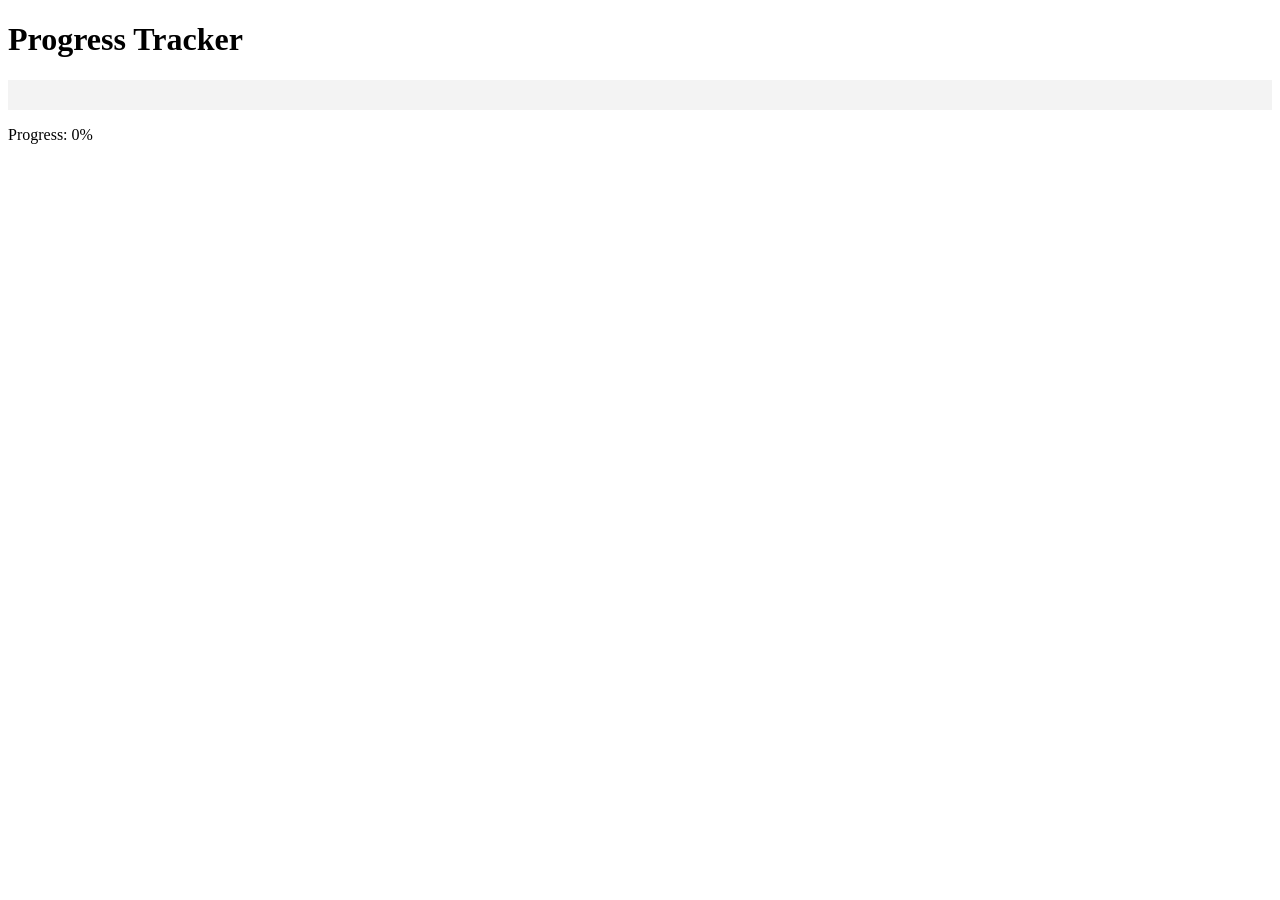
<file: index.html>
<!DOCTYPE html>
<html lang="en">
<head>
    <meta charset="UTF-8">
    <meta name="viewport" content="width=device-width, initial-scale=1.0">
    <title>Progress Tracker with Webhook Triggers</title>

    <style>
        .progress-bar {
            width: 100%;
            background-color: #f3f3f3;
        }
        .progress {
            width: 0%;
            height: 30px;
            background-color: #4caf50;
            transition: width 0.5s ease; /* Smooth transition */
        }
    </style>

    <script>
        let intervalId = null;
        let lastUpdateTime = null;

        // Function to update the progress bar based on the received progress percentage
        function updateProgress(progressPercent) {
            const progressBar = document.querySelector(".progress");
            progressBar.style.width = `${progressPercent}%`;
            document.getElementById("progress-percent").innerText = `Progress: ${progressPercent.toFixed(2)}%`;
            lastUpdateTime = new Date();  // Track the time of the latest progress update
        }

        // Function to handle incoming webhook actions
        async function handleWebhook() {
            const webhookURL = 'https://hook.eu2.make.com/79scgr1ci0l3tegzdgnej8tuej9aber1';  // Updated webhook URL
            try {
                const response = await fetch(webhookURL);
                if (!response.ok) {
                    throw new Error(`HTTP error! Status: ${response.status}`);
                }
                const data = await response.json();

                // Extract progress value and update the progress bar
                const progress = data.value;  // Extract the value from { value: XX }
                if (progress !== undefined) {
                    updateProgress(progress);  // Update the progress bar
                }
            } catch (error) {
                console.error("Error receiving webhook data:", error);
            }
        }

        // Function to start checking for updates
        function startCheckingForUpdates() {
            if (!intervalId) {  // Only start if it's not already running
                intervalId = setInterval(handleWebhook, 30000);  // Check for updates every 5 seconds
                lastUpdateTime = new Date();  // Set the start time
                console.log("Started checking for updates...");
            }
        }

        // Function to stop checking for updates
        function stopCheckingForUpdates() {
            if (intervalId) {
                clearInterval(intervalId);  // Stop the interval
                intervalId = null;
                console.log("Stopped checking for updates due to inactivity.");
            }
        }

        // Monitor for inactivity (15 minutes without updates)
        function monitorInactivity() {
            const now = new Date();
            const timeSinceLastUpdate = (now - lastUpdateTime) / (1000 * 60);  // Time in minutes

            if (timeSinceLastUpdate >= 15) {  // 15 minutes of no updates
                stopCheckingForUpdates();
            }
        }

        window.onload = function() {
            startCheckingForUpdates();  // Start checking for updates when the page loads

            // Start monitoring inactivity in the background
            setInterval(monitorInactivity, 60 * 1000);  // Check inactivity every minute
        }
    </script>
</head>
<body>
    <h1>Progress Tracker</h1>

    <div class="progress-bar">
        <div class="progress"></div>
    </div>
    <p id="progress-percent">Progress: 0%</p>
</body>
</html>
</file>
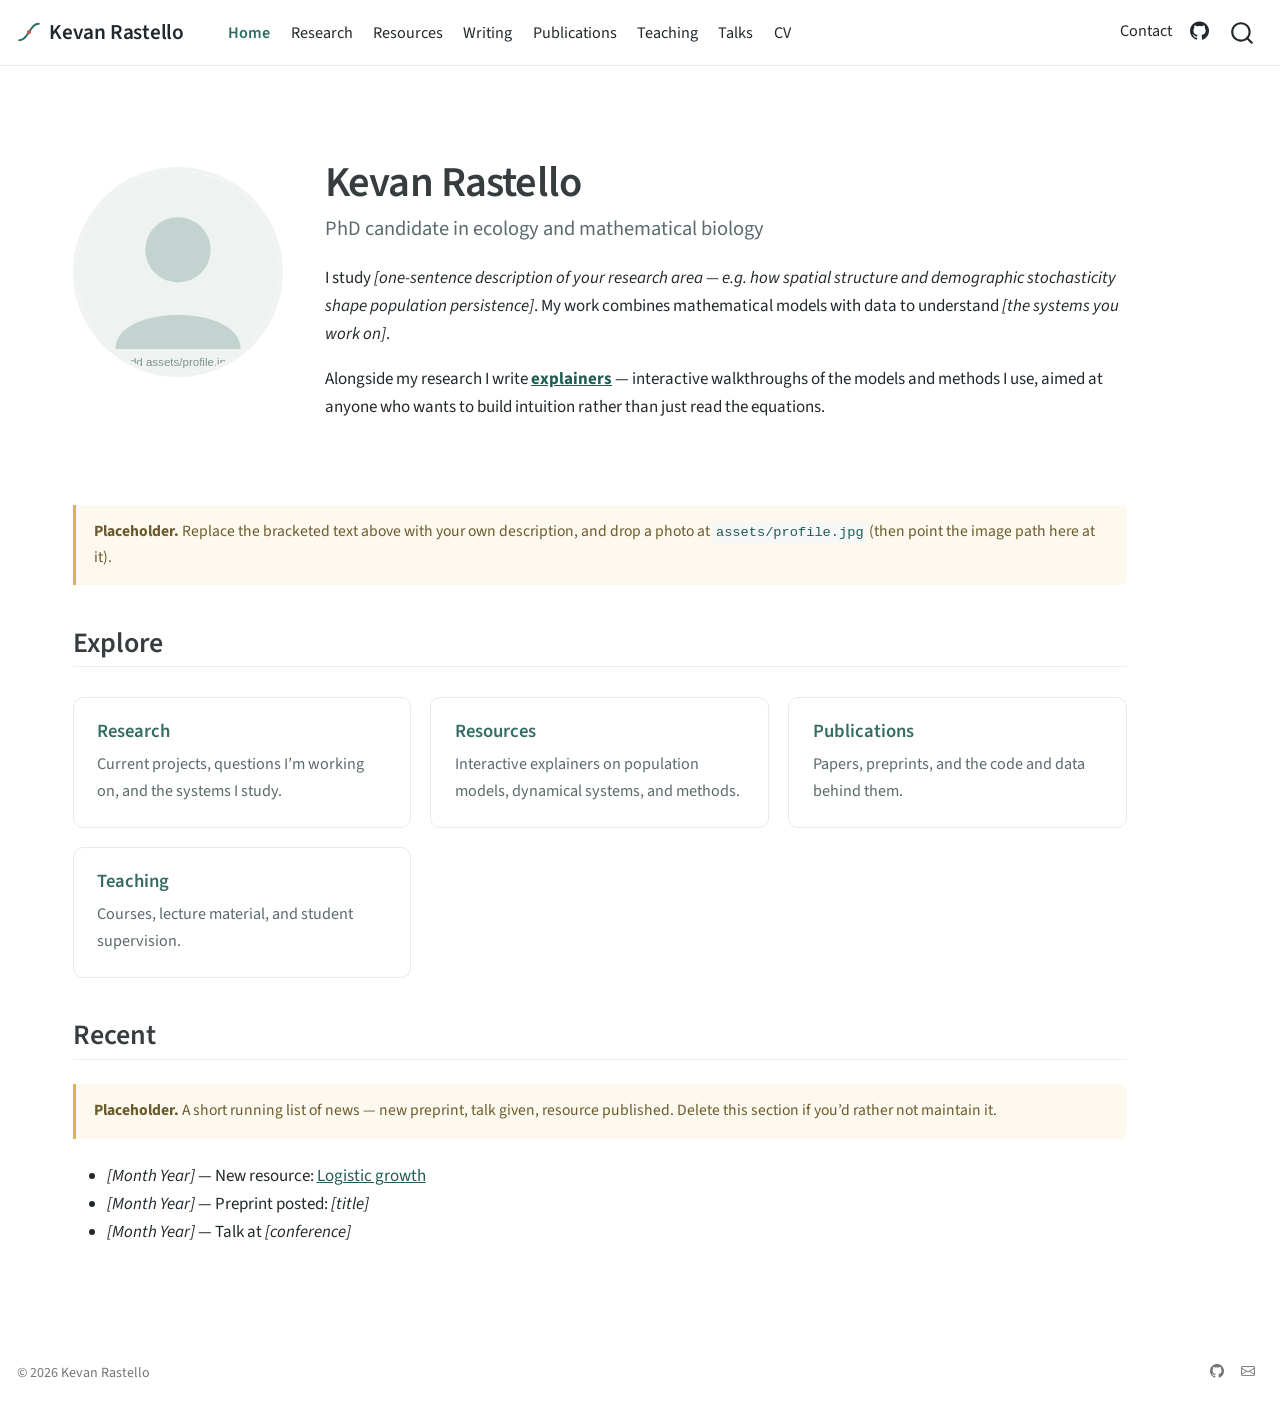
<file: docs/index.html>
<!DOCTYPE html>
<html xmlns="http://www.w3.org/1999/xhtml" lang="en" xml:lang="en"><head>

<meta charset="utf-8">
<meta name="generator" content="quarto-1.3.450">

<meta name="viewport" content="width=device-width, initial-scale=1.0, user-scalable=yes">


<title>Kevan Rastello -</title>
<style>
code{white-space: pre-wrap;}
span.smallcaps{font-variant: small-caps;}
div.columns{display: flex; gap: min(4vw, 1.5em);}
div.column{flex: auto; overflow-x: auto;}
div.hanging-indent{margin-left: 1.5em; text-indent: -1.5em;}
ul.task-list{list-style: none;}
ul.task-list li input[type="checkbox"] {
  width: 0.8em;
  margin: 0 0.8em 0.2em -1em; /* quarto-specific, see https://github.com/quarto-dev/quarto-cli/issues/4556 */ 
  vertical-align: middle;
}
</style>


<script src="site_libs/quarto-nav/quarto-nav.js"></script>
<script src="site_libs/quarto-nav/headroom.min.js"></script>
<script src="site_libs/clipboard/clipboard.min.js"></script>
<script src="site_libs/quarto-search/autocomplete.umd.js"></script>
<script src="site_libs/quarto-search/fuse.min.js"></script>
<script src="site_libs/quarto-search/quarto-search.js"></script>
<meta name="quarto:offset" content="./">
<link href="./assets/favicon.svg" rel="icon" type="image/svg+xml">
<script src="site_libs/quarto-html/quarto.js"></script>
<script src="site_libs/quarto-html/popper.min.js"></script>
<script src="site_libs/quarto-html/tippy.umd.min.js"></script>
<script src="site_libs/quarto-html/anchor.min.js"></script>
<link href="site_libs/quarto-html/tippy.css" rel="stylesheet">
<link href="site_libs/quarto-html/quarto-syntax-highlighting.css" rel="stylesheet" id="quarto-text-highlighting-styles">
<script src="site_libs/bootstrap/bootstrap.min.js"></script>
<link href="site_libs/bootstrap/bootstrap-icons.css" rel="stylesheet">
<link href="site_libs/bootstrap/bootstrap.min.css" rel="stylesheet" id="quarto-bootstrap" data-mode="light">
<script id="quarto-search-options" type="application/json">{
  "location": "navbar",
  "copy-button": false,
  "collapse-after": 3,
  "panel-placement": "end",
  "type": "overlay",
  "limit": 20,
  "language": {
    "search-no-results-text": "No results",
    "search-matching-documents-text": "matching documents",
    "search-copy-link-title": "Copy link to search",
    "search-hide-matches-text": "Hide additional matches",
    "search-more-match-text": "more match in this document",
    "search-more-matches-text": "more matches in this document",
    "search-clear-button-title": "Clear",
    "search-detached-cancel-button-title": "Cancel",
    "search-submit-button-title": "Submit",
    "search-label": "Search"
  }
}</script>
<style>html{ scroll-behavior: smooth; }</style>


</head>

<body class="nav-fixed">

<div id="quarto-search-results"></div>
  <header id="quarto-header" class="headroom fixed-top">
    <nav class="navbar navbar-expand-lg navbar-dark ">
      <div class="navbar-container container-fluid">
      <div class="navbar-brand-container">
    <a href="./index.html" class="navbar-brand navbar-brand-logo">
    <img src="./assets/logo.svg" alt="" class="navbar-logo">
    </a>
    <a class="navbar-brand" href="./index.html">
    <span class="navbar-title">Kevan Rastello</span>
    </a>
  </div>
            <div id="quarto-search" class="" title="Search"></div>
          <button class="navbar-toggler" type="button" data-bs-toggle="collapse" data-bs-target="#navbarCollapse" aria-controls="navbarCollapse" aria-expanded="false" aria-label="Toggle navigation" onclick="if (window.quartoToggleHeadroom) { window.quartoToggleHeadroom(); }">
  <span class="navbar-toggler-icon"></span>
</button>
          <div class="collapse navbar-collapse" id="navbarCollapse">
            <ul class="navbar-nav navbar-nav-scroll me-auto">
  <li class="nav-item">
    <a class="nav-link active" href="./index.html" rel="" target="" aria-current="page">
 <span class="menu-text">Home</span></a>
  </li>  
  <li class="nav-item">
    <a class="nav-link" href="./research.html" rel="" target="">
 <span class="menu-text">Research</span></a>
  </li>  
  <li class="nav-item">
    <a class="nav-link" href="./resources/index.html" rel="" target="">
 <span class="menu-text">Resources</span></a>
  </li>  
  <li class="nav-item">
    <a class="nav-link" href="./writing/index.html" rel="" target="">
 <span class="menu-text">Writing</span></a>
  </li>  
  <li class="nav-item">
    <a class="nav-link" href="./publications.html" rel="" target="">
 <span class="menu-text">Publications</span></a>
  </li>  
  <li class="nav-item">
    <a class="nav-link" href="./teaching.html" rel="" target="">
 <span class="menu-text">Teaching</span></a>
  </li>  
  <li class="nav-item">
    <a class="nav-link" href="./talks.html" rel="" target="">
 <span class="menu-text">Talks</span></a>
  </li>  
  <li class="nav-item">
    <a class="nav-link" href="./cv.html" rel="" target="">
 <span class="menu-text">CV</span></a>
  </li>  
</ul>
            <ul class="navbar-nav navbar-nav-scroll ms-auto">
  <li class="nav-item">
    <a class="nav-link" href="./contact.html" rel="" target="">
 <span class="menu-text">Contact</span></a>
  </li>  
  <li class="nav-item compact">
    <a class="nav-link" href="https://github.com/KevanRastello" rel="" target=""><i class="bi bi-github" role="img" aria-label="GitHub">
</i> 
 <span class="menu-text"></span></a>
  </li>  
</ul>
            <div class="quarto-navbar-tools">
</div>
          </div> <!-- /navcollapse -->
      </div> <!-- /container-fluid -->
    </nav>
</header>
<!-- content -->
<div id="quarto-content" class="quarto-container page-columns page-rows-contents page-layout-full page-navbar">
<!-- sidebar -->
<!-- margin-sidebar -->
    
<!-- main -->
<main class="content column-page" id="quarto-document-content">



<div class="hero">
<div class="hero-photo">
<p><img src="assets/profile-placeholder.svg" class="img-fluid"></p>
</div>
<section id="kevan-rastello" class="level1 hero-text">
<h1>Kevan Rastello</h1>
<div class="hero-tagline">
<p>PhD candidate in ecology and mathematical biology</p>
</div>
<p>I study <em>[one-sentence description of your research area — e.g.&nbsp;how spatial structure and demographic stochasticity shape population persistence]</em>. My work combines mathematical models with data to understand <em>[the systems you work on]</em>.</p>
<p>Alongside my research I write <a href="./resources/index.html"><strong>explainers</strong></a> — interactive walkthroughs of the models and methods I use, aimed at anyone who wants to build intuition rather than just read the equations.</p>
</section>
</div>
<div class="placeholder-note">
<p><strong>Placeholder.</strong> Replace the bracketed text above with your own description, and drop a photo at <code>assets/profile.jpg</code> (then point the image path here at it).</p>
</div>
<section id="explore" class="level2">
<h2 class="anchored" data-anchor-id="explore">Explore</h2>
<div class="card-grid">
<section id="research" class="level3 card-item">
<h3 class="anchored" data-anchor-id="research"><a href="./research.html">Research</a></h3>
<p>Current projects, questions I’m working on, and the systems I study.</p>
</section>
<section id="resources" class="level3 card-item">
<h3 class="anchored" data-anchor-id="resources"><a href="./resources/index.html">Resources</a></h3>
<p>Interactive explainers on population models, dynamical systems, and methods.</p>
</section>
<section id="publications" class="level3 card-item">
<h3 class="anchored" data-anchor-id="publications"><a href="./publications.html">Publications</a></h3>
<p>Papers, preprints, and the code and data behind them.</p>
</section>
<section id="teaching" class="level3 card-item">
<h3 class="anchored" data-anchor-id="teaching"><a href="./teaching.html">Teaching</a></h3>
<p>Courses, lecture material, and student supervision.</p>
</section>
</div>
</section>
<section id="recent" class="level2">
<h2 class="anchored" data-anchor-id="recent">Recent</h2>
<div class="placeholder-note">
<p><strong>Placeholder.</strong> A short running list of news — new preprint, talk given, resource published. Delete this section if you’d rather not maintain it.</p>
</div>
<ul>
<li><em>[Month Year]</em> — New resource: <a href="./resources/logistic-growth.html">Logistic growth</a></li>
<li><em>[Month Year]</em> — Preprint posted: <em>[title]</em></li>
<li><em>[Month Year]</em> — Talk at <em>[conference]</em></li>
</ul>


</section>

</main> <!-- /main -->
<script id="quarto-html-after-body" type="application/javascript">
window.document.addEventListener("DOMContentLoaded", function (event) {
  const toggleBodyColorMode = (bsSheetEl) => {
    const mode = bsSheetEl.getAttribute("data-mode");
    const bodyEl = window.document.querySelector("body");
    if (mode === "dark") {
      bodyEl.classList.add("quarto-dark");
      bodyEl.classList.remove("quarto-light");
    } else {
      bodyEl.classList.add("quarto-light");
      bodyEl.classList.remove("quarto-dark");
    }
  }
  const toggleBodyColorPrimary = () => {
    const bsSheetEl = window.document.querySelector("link#quarto-bootstrap");
    if (bsSheetEl) {
      toggleBodyColorMode(bsSheetEl);
    }
  }
  toggleBodyColorPrimary();  
  const icon = "";
  const anchorJS = new window.AnchorJS();
  anchorJS.options = {
    placement: 'right',
    icon: icon
  };
  anchorJS.add('.anchored');
  const isCodeAnnotation = (el) => {
    for (const clz of el.classList) {
      if (clz.startsWith('code-annotation-')) {                     
        return true;
      }
    }
    return false;
  }
  const clipboard = new window.ClipboardJS('.code-copy-button', {
    text: function(trigger) {
      const codeEl = trigger.previousElementSibling.cloneNode(true);
      for (const childEl of codeEl.children) {
        if (isCodeAnnotation(childEl)) {
          childEl.remove();
        }
      }
      return codeEl.innerText;
    }
  });
  clipboard.on('success', function(e) {
    // button target
    const button = e.trigger;
    // don't keep focus
    button.blur();
    // flash "checked"
    button.classList.add('code-copy-button-checked');
    var currentTitle = button.getAttribute("title");
    button.setAttribute("title", "Copied!");
    let tooltip;
    if (window.bootstrap) {
      button.setAttribute("data-bs-toggle", "tooltip");
      button.setAttribute("data-bs-placement", "left");
      button.setAttribute("data-bs-title", "Copied!");
      tooltip = new bootstrap.Tooltip(button, 
        { trigger: "manual", 
          customClass: "code-copy-button-tooltip",
          offset: [0, -8]});
      tooltip.show();    
    }
    setTimeout(function() {
      if (tooltip) {
        tooltip.hide();
        button.removeAttribute("data-bs-title");
        button.removeAttribute("data-bs-toggle");
        button.removeAttribute("data-bs-placement");
      }
      button.setAttribute("title", currentTitle);
      button.classList.remove('code-copy-button-checked');
    }, 1000);
    // clear code selection
    e.clearSelection();
  });
  function tippyHover(el, contentFn) {
    const config = {
      allowHTML: true,
      content: contentFn,
      maxWidth: 500,
      delay: 100,
      arrow: false,
      appendTo: function(el) {
          return el.parentElement;
      },
      interactive: true,
      interactiveBorder: 10,
      theme: 'quarto',
      placement: 'bottom-start'
    };
    window.tippy(el, config); 
  }
  const noterefs = window.document.querySelectorAll('a[role="doc-noteref"]');
  for (var i=0; i<noterefs.length; i++) {
    const ref = noterefs[i];
    tippyHover(ref, function() {
      // use id or data attribute instead here
      let href = ref.getAttribute('data-footnote-href') || ref.getAttribute('href');
      try { href = new URL(href).hash; } catch {}
      const id = href.replace(/^#\/?/, "");
      const note = window.document.getElementById(id);
      return note.innerHTML;
    });
  }
      let selectedAnnoteEl;
      const selectorForAnnotation = ( cell, annotation) => {
        let cellAttr = 'data-code-cell="' + cell + '"';
        let lineAttr = 'data-code-annotation="' +  annotation + '"';
        const selector = 'span[' + cellAttr + '][' + lineAttr + ']';
        return selector;
      }
      const selectCodeLines = (annoteEl) => {
        const doc = window.document;
        const targetCell = annoteEl.getAttribute("data-target-cell");
        const targetAnnotation = annoteEl.getAttribute("data-target-annotation");
        const annoteSpan = window.document.querySelector(selectorForAnnotation(targetCell, targetAnnotation));
        const lines = annoteSpan.getAttribute("data-code-lines").split(",");
        const lineIds = lines.map((line) => {
          return targetCell + "-" + line;
        })
        let top = null;
        let height = null;
        let parent = null;
        if (lineIds.length > 0) {
            //compute the position of the single el (top and bottom and make a div)
            const el = window.document.getElementById(lineIds[0]);
            top = el.offsetTop;
            height = el.offsetHeight;
            parent = el.parentElement.parentElement;
          if (lineIds.length > 1) {
            const lastEl = window.document.getElementById(lineIds[lineIds.length - 1]);
            const bottom = lastEl.offsetTop + lastEl.offsetHeight;
            height = bottom - top;
          }
          if (top !== null && height !== null && parent !== null) {
            // cook up a div (if necessary) and position it 
            let div = window.document.getElementById("code-annotation-line-highlight");
            if (div === null) {
              div = window.document.createElement("div");
              div.setAttribute("id", "code-annotation-line-highlight");
              div.style.position = 'absolute';
              parent.appendChild(div);
            }
            div.style.top = top - 2 + "px";
            div.style.height = height + 4 + "px";
            let gutterDiv = window.document.getElementById("code-annotation-line-highlight-gutter");
            if (gutterDiv === null) {
              gutterDiv = window.document.createElement("div");
              gutterDiv.setAttribute("id", "code-annotation-line-highlight-gutter");
              gutterDiv.style.position = 'absolute';
              const codeCell = window.document.getElementById(targetCell);
              const gutter = codeCell.querySelector('.code-annotation-gutter');
              gutter.appendChild(gutterDiv);
            }
            gutterDiv.style.top = top - 2 + "px";
            gutterDiv.style.height = height + 4 + "px";
          }
          selectedAnnoteEl = annoteEl;
        }
      };
      const unselectCodeLines = () => {
        const elementsIds = ["code-annotation-line-highlight", "code-annotation-line-highlight-gutter"];
        elementsIds.forEach((elId) => {
          const div = window.document.getElementById(elId);
          if (div) {
            div.remove();
          }
        });
        selectedAnnoteEl = undefined;
      };
      // Attach click handler to the DT
      const annoteDls = window.document.querySelectorAll('dt[data-target-cell]');
      for (const annoteDlNode of annoteDls) {
        annoteDlNode.addEventListener('click', (event) => {
          const clickedEl = event.target;
          if (clickedEl !== selectedAnnoteEl) {
            unselectCodeLines();
            const activeEl = window.document.querySelector('dt[data-target-cell].code-annotation-active');
            if (activeEl) {
              activeEl.classList.remove('code-annotation-active');
            }
            selectCodeLines(clickedEl);
            clickedEl.classList.add('code-annotation-active');
          } else {
            // Unselect the line
            unselectCodeLines();
            clickedEl.classList.remove('code-annotation-active');
          }
        });
      }
  const findCites = (el) => {
    const parentEl = el.parentElement;
    if (parentEl) {
      const cites = parentEl.dataset.cites;
      if (cites) {
        return {
          el,
          cites: cites.split(' ')
        };
      } else {
        return findCites(el.parentElement)
      }
    } else {
      return undefined;
    }
  };
  var bibliorefs = window.document.querySelectorAll('a[role="doc-biblioref"]');
  for (var i=0; i<bibliorefs.length; i++) {
    const ref = bibliorefs[i];
    const citeInfo = findCites(ref);
    if (citeInfo) {
      tippyHover(citeInfo.el, function() {
        var popup = window.document.createElement('div');
        citeInfo.cites.forEach(function(cite) {
          var citeDiv = window.document.createElement('div');
          citeDiv.classList.add('hanging-indent');
          citeDiv.classList.add('csl-entry');
          var biblioDiv = window.document.getElementById('ref-' + cite);
          if (biblioDiv) {
            citeDiv.innerHTML = biblioDiv.innerHTML;
          }
          popup.appendChild(citeDiv);
        });
        return popup.innerHTML;
      });
    }
  }
    var localhostRegex = new RegExp(/^(?:http|https):\/\/localhost\:?[0-9]*\//);
      var filterRegex = new RegExp("https:\/\/kevanrastello\.github\.io");
    var isInternal = (href) => {
        return filterRegex.test(href) || localhostRegex.test(href);
    }
    // Inspect non-navigation links and adorn them if external
 	var links = window.document.querySelectorAll('a[href]:not(.nav-link):not(.navbar-brand):not(.toc-action):not(.sidebar-link):not(.sidebar-item-toggle):not(.pagination-link):not(.no-external):not([aria-hidden]):not(.dropdown-item)');
    for (var i=0; i<links.length; i++) {
      const link = links[i];
      if (!isInternal(link.href)) {
          // target, if specified
          link.setAttribute("target", "_blank");
      }
    }
});
</script>
</div> <!-- /content -->
<footer class="footer">
  <div class="nav-footer">
    <div class="nav-footer-left">© 2026 Kevan Rastello</div>   
    <div class="nav-footer-center">
      &nbsp;
    </div>
    <div class="nav-footer-right">
      <ul class="footer-items list-unstyled">
    <li class="nav-item compact">
    <a class="nav-link" href="https://github.com/KevanRastello">
      <i class="bi bi-github" role="img">
</i> 
    </a>
  </li>  
    <li class="nav-item compact">
    <a class="nav-link" href="mailto:kevan.rastello@gmail.com">
      <i class="bi bi-envelope" role="img">
</i> 
    </a>
  </li>  
</ul>
    </div>
  </div>
</footer>



<script src="site_libs/quarto-html/zenscroll-min.js"></script>
</body></html>
</file>
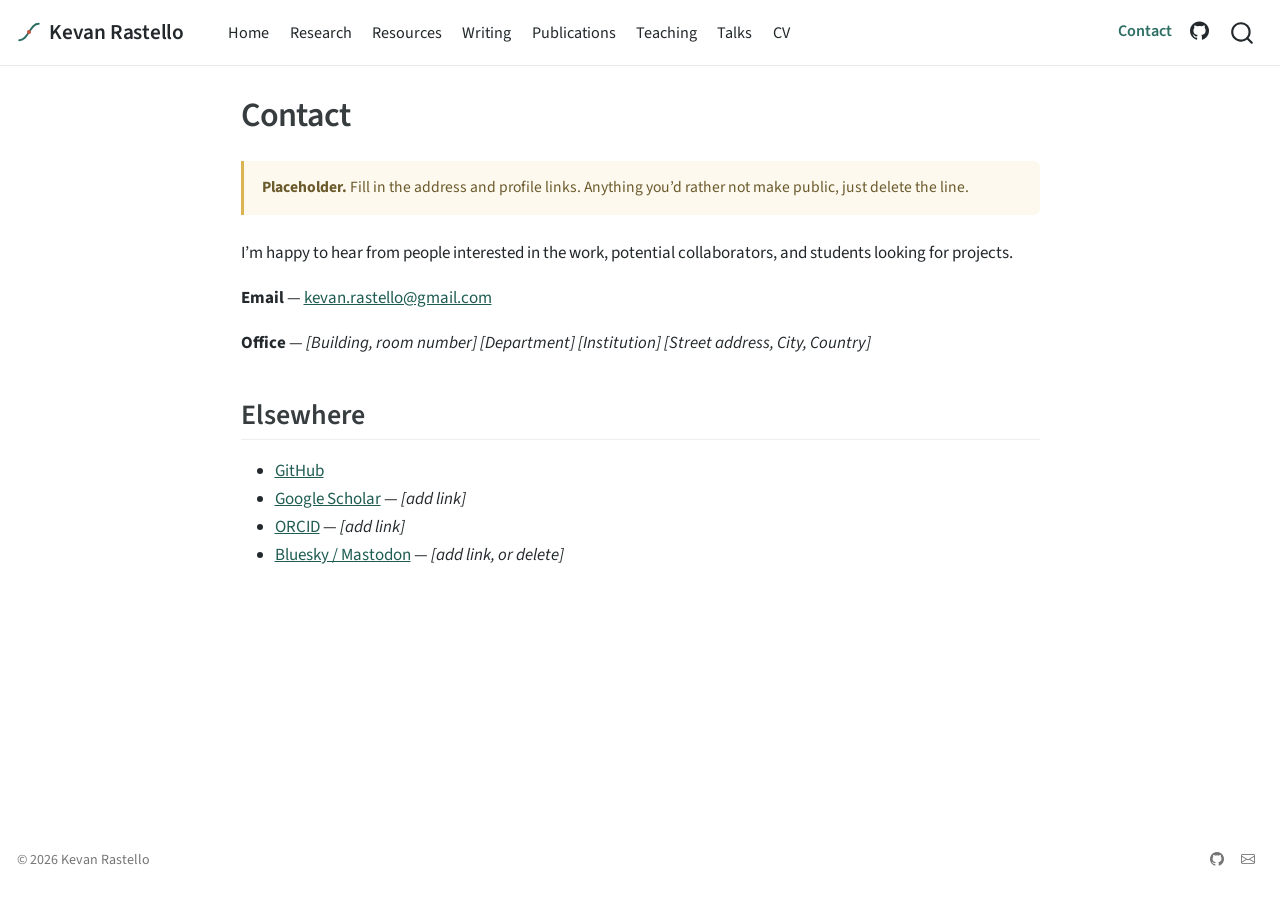
<file: docs/contact.html>
<!DOCTYPE html>
<html xmlns="http://www.w3.org/1999/xhtml" lang="en" xml:lang="en"><head>

<meta charset="utf-8">
<meta name="generator" content="quarto-1.3.450">

<meta name="viewport" content="width=device-width, initial-scale=1.0, user-scalable=yes">


<title>Kevan Rastello - Contact</title>
<style>
code{white-space: pre-wrap;}
span.smallcaps{font-variant: small-caps;}
div.columns{display: flex; gap: min(4vw, 1.5em);}
div.column{flex: auto; overflow-x: auto;}
div.hanging-indent{margin-left: 1.5em; text-indent: -1.5em;}
ul.task-list{list-style: none;}
ul.task-list li input[type="checkbox"] {
  width: 0.8em;
  margin: 0 0.8em 0.2em -1em; /* quarto-specific, see https://github.com/quarto-dev/quarto-cli/issues/4556 */ 
  vertical-align: middle;
}
</style>


<script src="site_libs/quarto-nav/quarto-nav.js"></script>
<script src="site_libs/quarto-nav/headroom.min.js"></script>
<script src="site_libs/clipboard/clipboard.min.js"></script>
<script src="site_libs/quarto-search/autocomplete.umd.js"></script>
<script src="site_libs/quarto-search/fuse.min.js"></script>
<script src="site_libs/quarto-search/quarto-search.js"></script>
<meta name="quarto:offset" content="./">
<link href="./assets/favicon.svg" rel="icon" type="image/svg+xml">
<script src="site_libs/quarto-html/quarto.js"></script>
<script src="site_libs/quarto-html/popper.min.js"></script>
<script src="site_libs/quarto-html/tippy.umd.min.js"></script>
<script src="site_libs/quarto-html/anchor.min.js"></script>
<link href="site_libs/quarto-html/tippy.css" rel="stylesheet">
<link href="site_libs/quarto-html/quarto-syntax-highlighting.css" rel="stylesheet" id="quarto-text-highlighting-styles">
<script src="site_libs/bootstrap/bootstrap.min.js"></script>
<link href="site_libs/bootstrap/bootstrap-icons.css" rel="stylesheet">
<link href="site_libs/bootstrap/bootstrap.min.css" rel="stylesheet" id="quarto-bootstrap" data-mode="light">
<script id="quarto-search-options" type="application/json">{
  "location": "navbar",
  "copy-button": false,
  "collapse-after": 3,
  "panel-placement": "end",
  "type": "overlay",
  "limit": 20,
  "language": {
    "search-no-results-text": "No results",
    "search-matching-documents-text": "matching documents",
    "search-copy-link-title": "Copy link to search",
    "search-hide-matches-text": "Hide additional matches",
    "search-more-match-text": "more match in this document",
    "search-more-matches-text": "more matches in this document",
    "search-clear-button-title": "Clear",
    "search-detached-cancel-button-title": "Cancel",
    "search-submit-button-title": "Submit",
    "search-label": "Search"
  }
}</script>
<style>html{ scroll-behavior: smooth; }</style>


</head>

<body class="nav-fixed fullcontent">

<div id="quarto-search-results"></div>
  <header id="quarto-header" class="headroom fixed-top">
    <nav class="navbar navbar-expand-lg navbar-dark ">
      <div class="navbar-container container-fluid">
      <div class="navbar-brand-container">
    <a href="./index.html" class="navbar-brand navbar-brand-logo">
    <img src="./assets/logo.svg" alt="" class="navbar-logo">
    </a>
    <a class="navbar-brand" href="./index.html">
    <span class="navbar-title">Kevan Rastello</span>
    </a>
  </div>
            <div id="quarto-search" class="" title="Search"></div>
          <button class="navbar-toggler" type="button" data-bs-toggle="collapse" data-bs-target="#navbarCollapse" aria-controls="navbarCollapse" aria-expanded="false" aria-label="Toggle navigation" onclick="if (window.quartoToggleHeadroom) { window.quartoToggleHeadroom(); }">
  <span class="navbar-toggler-icon"></span>
</button>
          <div class="collapse navbar-collapse" id="navbarCollapse">
            <ul class="navbar-nav navbar-nav-scroll me-auto">
  <li class="nav-item">
    <a class="nav-link" href="./index.html" rel="" target="">
 <span class="menu-text">Home</span></a>
  </li>  
  <li class="nav-item">
    <a class="nav-link" href="./research.html" rel="" target="">
 <span class="menu-text">Research</span></a>
  </li>  
  <li class="nav-item">
    <a class="nav-link" href="./resources/index.html" rel="" target="">
 <span class="menu-text">Resources</span></a>
  </li>  
  <li class="nav-item">
    <a class="nav-link" href="./writing/index.html" rel="" target="">
 <span class="menu-text">Writing</span></a>
  </li>  
  <li class="nav-item">
    <a class="nav-link" href="./publications.html" rel="" target="">
 <span class="menu-text">Publications</span></a>
  </li>  
  <li class="nav-item">
    <a class="nav-link" href="./teaching.html" rel="" target="">
 <span class="menu-text">Teaching</span></a>
  </li>  
  <li class="nav-item">
    <a class="nav-link" href="./talks.html" rel="" target="">
 <span class="menu-text">Talks</span></a>
  </li>  
  <li class="nav-item">
    <a class="nav-link" href="./cv.html" rel="" target="">
 <span class="menu-text">CV</span></a>
  </li>  
</ul>
            <ul class="navbar-nav navbar-nav-scroll ms-auto">
  <li class="nav-item">
    <a class="nav-link active" href="./contact.html" rel="" target="" aria-current="page">
 <span class="menu-text">Contact</span></a>
  </li>  
  <li class="nav-item compact">
    <a class="nav-link" href="https://github.com/KevanRastello" rel="" target=""><i class="bi bi-github" role="img" aria-label="GitHub">
</i> 
 <span class="menu-text"></span></a>
  </li>  
</ul>
            <div class="quarto-navbar-tools">
</div>
          </div> <!-- /navcollapse -->
      </div> <!-- /container-fluid -->
    </nav>
</header>
<!-- content -->
<div id="quarto-content" class="quarto-container page-columns page-rows-contents page-layout-article page-navbar">
<!-- sidebar -->
<!-- margin-sidebar -->
    
<!-- main -->
<main class="content" id="quarto-document-content">

<header id="title-block-header" class="quarto-title-block default">
<div class="quarto-title">
<h1 class="title">Contact</h1>
</div>



<div class="quarto-title-meta">

    
  
    
  </div>
  

</header>

<div class="placeholder-note">
<p><strong>Placeholder.</strong> Fill in the address and profile links. Anything you’d rather not make public, just delete the line.</p>
</div>
<p>I’m happy to hear from people interested in the work, potential collaborators, and students looking for projects.</p>
<p><strong>Email</strong> — <a href="mailto:kevan.rastello@gmail.com">kevan.rastello@gmail.com</a></p>
<p><strong>Office</strong> — <em>[Building, room number]</em> <em>[Department]</em> <em>[Institution]</em> <em>[Street address, City, Country]</em></p>
<section id="elsewhere" class="level2">
<h2 class="anchored" data-anchor-id="elsewhere">Elsewhere</h2>
<ul>
<li><a href="https://github.com/KevanRastello">GitHub</a></li>
<li><a href="#">Google Scholar</a> — <em>[add link]</em></li>
<li><a href="#">ORCID</a> — <em>[add link]</em></li>
<li><a href="#">Bluesky / Mastodon</a> — <em>[add link, or delete]</em></li>
</ul>


</section>

</main> <!-- /main -->
<script id="quarto-html-after-body" type="application/javascript">
window.document.addEventListener("DOMContentLoaded", function (event) {
  const toggleBodyColorMode = (bsSheetEl) => {
    const mode = bsSheetEl.getAttribute("data-mode");
    const bodyEl = window.document.querySelector("body");
    if (mode === "dark") {
      bodyEl.classList.add("quarto-dark");
      bodyEl.classList.remove("quarto-light");
    } else {
      bodyEl.classList.add("quarto-light");
      bodyEl.classList.remove("quarto-dark");
    }
  }
  const toggleBodyColorPrimary = () => {
    const bsSheetEl = window.document.querySelector("link#quarto-bootstrap");
    if (bsSheetEl) {
      toggleBodyColorMode(bsSheetEl);
    }
  }
  toggleBodyColorPrimary();  
  const icon = "";
  const anchorJS = new window.AnchorJS();
  anchorJS.options = {
    placement: 'right',
    icon: icon
  };
  anchorJS.add('.anchored');
  const isCodeAnnotation = (el) => {
    for (const clz of el.classList) {
      if (clz.startsWith('code-annotation-')) {                     
        return true;
      }
    }
    return false;
  }
  const clipboard = new window.ClipboardJS('.code-copy-button', {
    text: function(trigger) {
      const codeEl = trigger.previousElementSibling.cloneNode(true);
      for (const childEl of codeEl.children) {
        if (isCodeAnnotation(childEl)) {
          childEl.remove();
        }
      }
      return codeEl.innerText;
    }
  });
  clipboard.on('success', function(e) {
    // button target
    const button = e.trigger;
    // don't keep focus
    button.blur();
    // flash "checked"
    button.classList.add('code-copy-button-checked');
    var currentTitle = button.getAttribute("title");
    button.setAttribute("title", "Copied!");
    let tooltip;
    if (window.bootstrap) {
      button.setAttribute("data-bs-toggle", "tooltip");
      button.setAttribute("data-bs-placement", "left");
      button.setAttribute("data-bs-title", "Copied!");
      tooltip = new bootstrap.Tooltip(button, 
        { trigger: "manual", 
          customClass: "code-copy-button-tooltip",
          offset: [0, -8]});
      tooltip.show();    
    }
    setTimeout(function() {
      if (tooltip) {
        tooltip.hide();
        button.removeAttribute("data-bs-title");
        button.removeAttribute("data-bs-toggle");
        button.removeAttribute("data-bs-placement");
      }
      button.setAttribute("title", currentTitle);
      button.classList.remove('code-copy-button-checked');
    }, 1000);
    // clear code selection
    e.clearSelection();
  });
  function tippyHover(el, contentFn) {
    const config = {
      allowHTML: true,
      content: contentFn,
      maxWidth: 500,
      delay: 100,
      arrow: false,
      appendTo: function(el) {
          return el.parentElement;
      },
      interactive: true,
      interactiveBorder: 10,
      theme: 'quarto',
      placement: 'bottom-start'
    };
    window.tippy(el, config); 
  }
  const noterefs = window.document.querySelectorAll('a[role="doc-noteref"]');
  for (var i=0; i<noterefs.length; i++) {
    const ref = noterefs[i];
    tippyHover(ref, function() {
      // use id or data attribute instead here
      let href = ref.getAttribute('data-footnote-href') || ref.getAttribute('href');
      try { href = new URL(href).hash; } catch {}
      const id = href.replace(/^#\/?/, "");
      const note = window.document.getElementById(id);
      return note.innerHTML;
    });
  }
      let selectedAnnoteEl;
      const selectorForAnnotation = ( cell, annotation) => {
        let cellAttr = 'data-code-cell="' + cell + '"';
        let lineAttr = 'data-code-annotation="' +  annotation + '"';
        const selector = 'span[' + cellAttr + '][' + lineAttr + ']';
        return selector;
      }
      const selectCodeLines = (annoteEl) => {
        const doc = window.document;
        const targetCell = annoteEl.getAttribute("data-target-cell");
        const targetAnnotation = annoteEl.getAttribute("data-target-annotation");
        const annoteSpan = window.document.querySelector(selectorForAnnotation(targetCell, targetAnnotation));
        const lines = annoteSpan.getAttribute("data-code-lines").split(",");
        const lineIds = lines.map((line) => {
          return targetCell + "-" + line;
        })
        let top = null;
        let height = null;
        let parent = null;
        if (lineIds.length > 0) {
            //compute the position of the single el (top and bottom and make a div)
            const el = window.document.getElementById(lineIds[0]);
            top = el.offsetTop;
            height = el.offsetHeight;
            parent = el.parentElement.parentElement;
          if (lineIds.length > 1) {
            const lastEl = window.document.getElementById(lineIds[lineIds.length - 1]);
            const bottom = lastEl.offsetTop + lastEl.offsetHeight;
            height = bottom - top;
          }
          if (top !== null && height !== null && parent !== null) {
            // cook up a div (if necessary) and position it 
            let div = window.document.getElementById("code-annotation-line-highlight");
            if (div === null) {
              div = window.document.createElement("div");
              div.setAttribute("id", "code-annotation-line-highlight");
              div.style.position = 'absolute';
              parent.appendChild(div);
            }
            div.style.top = top - 2 + "px";
            div.style.height = height + 4 + "px";
            let gutterDiv = window.document.getElementById("code-annotation-line-highlight-gutter");
            if (gutterDiv === null) {
              gutterDiv = window.document.createElement("div");
              gutterDiv.setAttribute("id", "code-annotation-line-highlight-gutter");
              gutterDiv.style.position = 'absolute';
              const codeCell = window.document.getElementById(targetCell);
              const gutter = codeCell.querySelector('.code-annotation-gutter');
              gutter.appendChild(gutterDiv);
            }
            gutterDiv.style.top = top - 2 + "px";
            gutterDiv.style.height = height + 4 + "px";
          }
          selectedAnnoteEl = annoteEl;
        }
      };
      const unselectCodeLines = () => {
        const elementsIds = ["code-annotation-line-highlight", "code-annotation-line-highlight-gutter"];
        elementsIds.forEach((elId) => {
          const div = window.document.getElementById(elId);
          if (div) {
            div.remove();
          }
        });
        selectedAnnoteEl = undefined;
      };
      // Attach click handler to the DT
      const annoteDls = window.document.querySelectorAll('dt[data-target-cell]');
      for (const annoteDlNode of annoteDls) {
        annoteDlNode.addEventListener('click', (event) => {
          const clickedEl = event.target;
          if (clickedEl !== selectedAnnoteEl) {
            unselectCodeLines();
            const activeEl = window.document.querySelector('dt[data-target-cell].code-annotation-active');
            if (activeEl) {
              activeEl.classList.remove('code-annotation-active');
            }
            selectCodeLines(clickedEl);
            clickedEl.classList.add('code-annotation-active');
          } else {
            // Unselect the line
            unselectCodeLines();
            clickedEl.classList.remove('code-annotation-active');
          }
        });
      }
  const findCites = (el) => {
    const parentEl = el.parentElement;
    if (parentEl) {
      const cites = parentEl.dataset.cites;
      if (cites) {
        return {
          el,
          cites: cites.split(' ')
        };
      } else {
        return findCites(el.parentElement)
      }
    } else {
      return undefined;
    }
  };
  var bibliorefs = window.document.querySelectorAll('a[role="doc-biblioref"]');
  for (var i=0; i<bibliorefs.length; i++) {
    const ref = bibliorefs[i];
    const citeInfo = findCites(ref);
    if (citeInfo) {
      tippyHover(citeInfo.el, function() {
        var popup = window.document.createElement('div');
        citeInfo.cites.forEach(function(cite) {
          var citeDiv = window.document.createElement('div');
          citeDiv.classList.add('hanging-indent');
          citeDiv.classList.add('csl-entry');
          var biblioDiv = window.document.getElementById('ref-' + cite);
          if (biblioDiv) {
            citeDiv.innerHTML = biblioDiv.innerHTML;
          }
          popup.appendChild(citeDiv);
        });
        return popup.innerHTML;
      });
    }
  }
    var localhostRegex = new RegExp(/^(?:http|https):\/\/localhost\:?[0-9]*\//);
      var filterRegex = new RegExp("https:\/\/kevanrastello\.github\.io");
    var isInternal = (href) => {
        return filterRegex.test(href) || localhostRegex.test(href);
    }
    // Inspect non-navigation links and adorn them if external
 	var links = window.document.querySelectorAll('a[href]:not(.nav-link):not(.navbar-brand):not(.toc-action):not(.sidebar-link):not(.sidebar-item-toggle):not(.pagination-link):not(.no-external):not([aria-hidden]):not(.dropdown-item)');
    for (var i=0; i<links.length; i++) {
      const link = links[i];
      if (!isInternal(link.href)) {
          // target, if specified
          link.setAttribute("target", "_blank");
      }
    }
});
</script>
</div> <!-- /content -->
<footer class="footer">
  <div class="nav-footer">
    <div class="nav-footer-left">© 2026 Kevan Rastello</div>   
    <div class="nav-footer-center">
      &nbsp;
    </div>
    <div class="nav-footer-right">
      <ul class="footer-items list-unstyled">
    <li class="nav-item compact">
    <a class="nav-link" href="https://github.com/KevanRastello">
      <i class="bi bi-github" role="img">
</i> 
    </a>
  </li>  
    <li class="nav-item compact">
    <a class="nav-link" href="mailto:kevan.rastello@gmail.com">
      <i class="bi bi-envelope" role="img">
</i> 
    </a>
  </li>  
</ul>
    </div>
  </div>
</footer>



<script src="site_libs/quarto-html/zenscroll-min.js"></script>
</body></html>
</file>
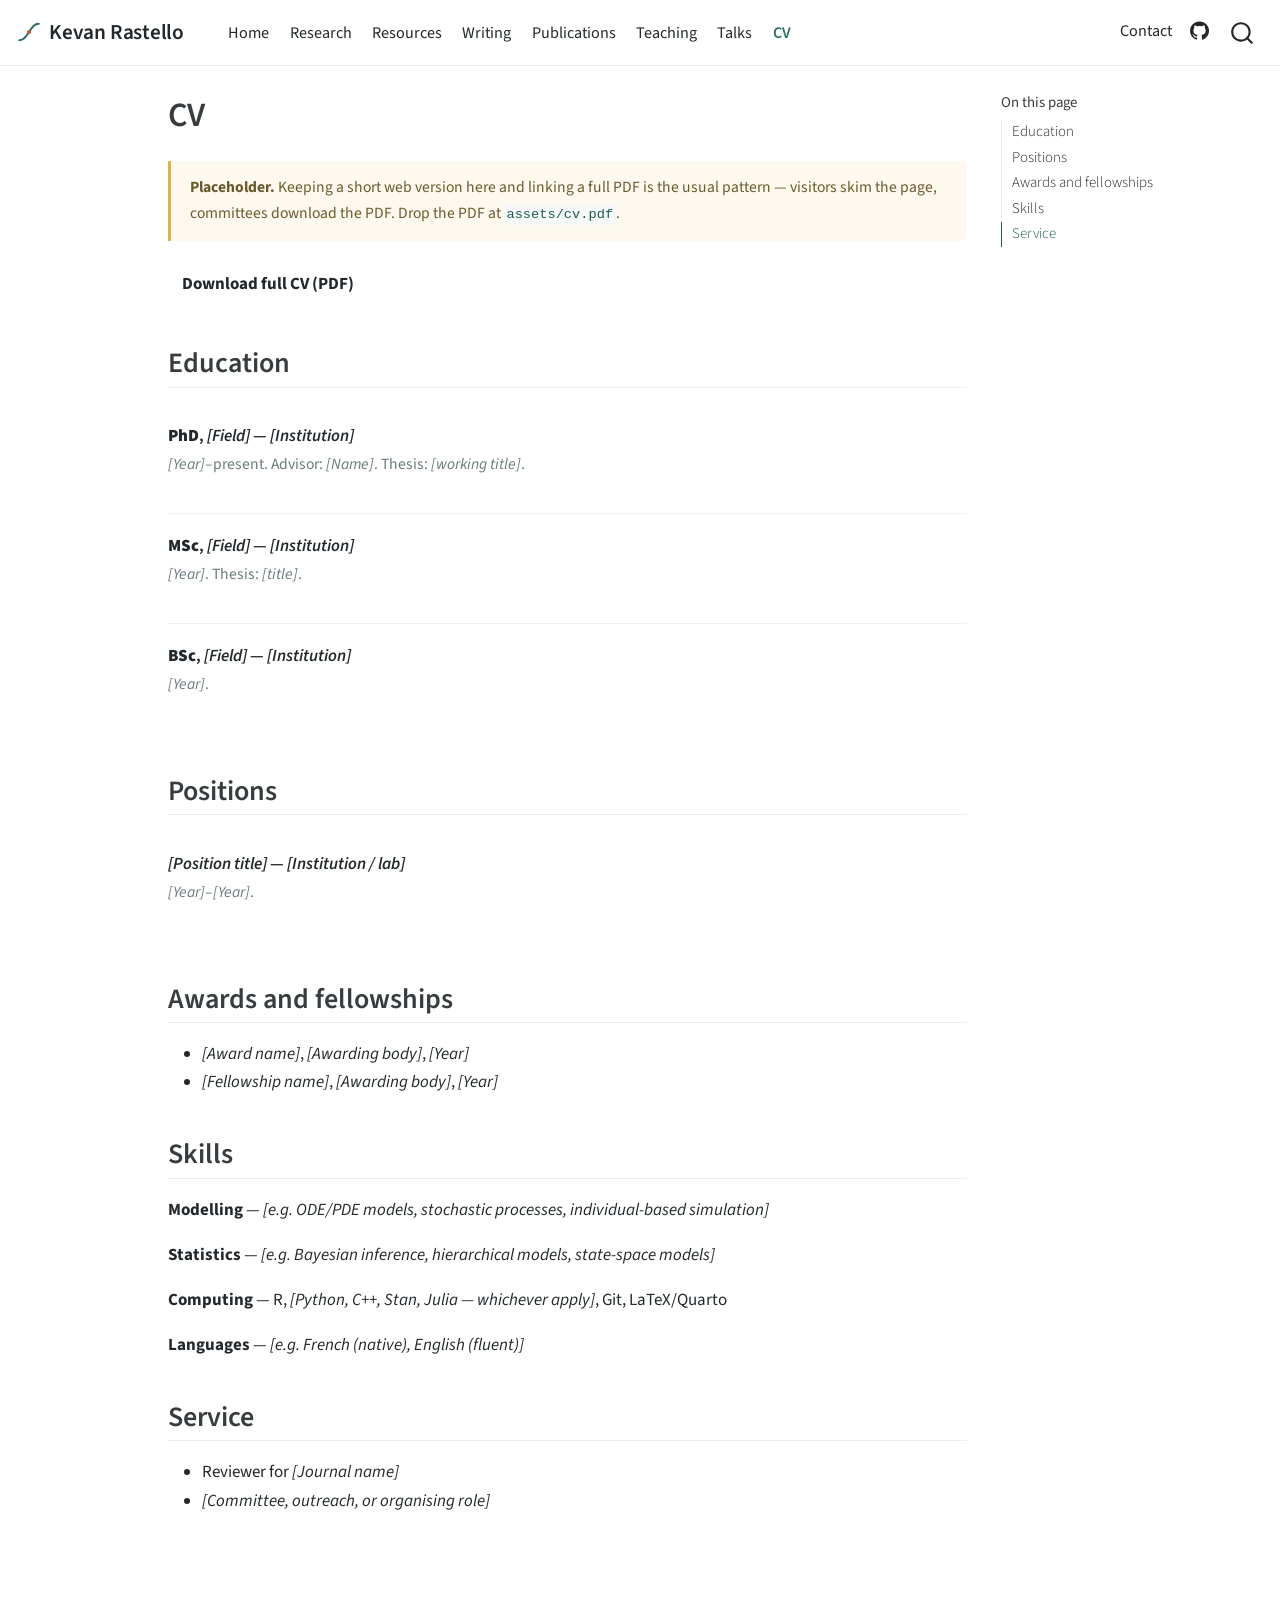
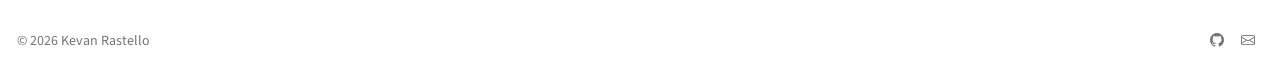
<file: docs/cv.html>
<!DOCTYPE html>
<html xmlns="http://www.w3.org/1999/xhtml" lang="en" xml:lang="en"><head>

<meta charset="utf-8">
<meta name="generator" content="quarto-1.3.450">

<meta name="viewport" content="width=device-width, initial-scale=1.0, user-scalable=yes">


<title>Kevan Rastello - CV</title>
<style>
code{white-space: pre-wrap;}
span.smallcaps{font-variant: small-caps;}
div.columns{display: flex; gap: min(4vw, 1.5em);}
div.column{flex: auto; overflow-x: auto;}
div.hanging-indent{margin-left: 1.5em; text-indent: -1.5em;}
ul.task-list{list-style: none;}
ul.task-list li input[type="checkbox"] {
  width: 0.8em;
  margin: 0 0.8em 0.2em -1em; /* quarto-specific, see https://github.com/quarto-dev/quarto-cli/issues/4556 */ 
  vertical-align: middle;
}
</style>


<script src="site_libs/quarto-nav/quarto-nav.js"></script>
<script src="site_libs/quarto-nav/headroom.min.js"></script>
<script src="site_libs/clipboard/clipboard.min.js"></script>
<script src="site_libs/quarto-search/autocomplete.umd.js"></script>
<script src="site_libs/quarto-search/fuse.min.js"></script>
<script src="site_libs/quarto-search/quarto-search.js"></script>
<meta name="quarto:offset" content="./">
<link href="./assets/favicon.svg" rel="icon" type="image/svg+xml">
<script src="site_libs/quarto-html/quarto.js"></script>
<script src="site_libs/quarto-html/popper.min.js"></script>
<script src="site_libs/quarto-html/tippy.umd.min.js"></script>
<script src="site_libs/quarto-html/anchor.min.js"></script>
<link href="site_libs/quarto-html/tippy.css" rel="stylesheet">
<link href="site_libs/quarto-html/quarto-syntax-highlighting.css" rel="stylesheet" id="quarto-text-highlighting-styles">
<script src="site_libs/bootstrap/bootstrap.min.js"></script>
<link href="site_libs/bootstrap/bootstrap-icons.css" rel="stylesheet">
<link href="site_libs/bootstrap/bootstrap.min.css" rel="stylesheet" id="quarto-bootstrap" data-mode="light">
<script id="quarto-search-options" type="application/json">{
  "location": "navbar",
  "copy-button": false,
  "collapse-after": 3,
  "panel-placement": "end",
  "type": "overlay",
  "limit": 20,
  "language": {
    "search-no-results-text": "No results",
    "search-matching-documents-text": "matching documents",
    "search-copy-link-title": "Copy link to search",
    "search-hide-matches-text": "Hide additional matches",
    "search-more-match-text": "more match in this document",
    "search-more-matches-text": "more matches in this document",
    "search-clear-button-title": "Clear",
    "search-detached-cancel-button-title": "Cancel",
    "search-submit-button-title": "Submit",
    "search-label": "Search"
  }
}</script>
<style>html{ scroll-behavior: smooth; }</style>


</head>

<body class="nav-fixed">

<div id="quarto-search-results"></div>
  <header id="quarto-header" class="headroom fixed-top">
    <nav class="navbar navbar-expand-lg navbar-dark ">
      <div class="navbar-container container-fluid">
      <div class="navbar-brand-container">
    <a href="./index.html" class="navbar-brand navbar-brand-logo">
    <img src="./assets/logo.svg" alt="" class="navbar-logo">
    </a>
    <a class="navbar-brand" href="./index.html">
    <span class="navbar-title">Kevan Rastello</span>
    </a>
  </div>
            <div id="quarto-search" class="" title="Search"></div>
          <button class="navbar-toggler" type="button" data-bs-toggle="collapse" data-bs-target="#navbarCollapse" aria-controls="navbarCollapse" aria-expanded="false" aria-label="Toggle navigation" onclick="if (window.quartoToggleHeadroom) { window.quartoToggleHeadroom(); }">
  <span class="navbar-toggler-icon"></span>
</button>
          <div class="collapse navbar-collapse" id="navbarCollapse">
            <ul class="navbar-nav navbar-nav-scroll me-auto">
  <li class="nav-item">
    <a class="nav-link" href="./index.html" rel="" target="">
 <span class="menu-text">Home</span></a>
  </li>  
  <li class="nav-item">
    <a class="nav-link" href="./research.html" rel="" target="">
 <span class="menu-text">Research</span></a>
  </li>  
  <li class="nav-item">
    <a class="nav-link" href="./resources/index.html" rel="" target="">
 <span class="menu-text">Resources</span></a>
  </li>  
  <li class="nav-item">
    <a class="nav-link" href="./writing/index.html" rel="" target="">
 <span class="menu-text">Writing</span></a>
  </li>  
  <li class="nav-item">
    <a class="nav-link" href="./publications.html" rel="" target="">
 <span class="menu-text">Publications</span></a>
  </li>  
  <li class="nav-item">
    <a class="nav-link" href="./teaching.html" rel="" target="">
 <span class="menu-text">Teaching</span></a>
  </li>  
  <li class="nav-item">
    <a class="nav-link" href="./talks.html" rel="" target="">
 <span class="menu-text">Talks</span></a>
  </li>  
  <li class="nav-item">
    <a class="nav-link active" href="./cv.html" rel="" target="" aria-current="page">
 <span class="menu-text">CV</span></a>
  </li>  
</ul>
            <ul class="navbar-nav navbar-nav-scroll ms-auto">
  <li class="nav-item">
    <a class="nav-link" href="./contact.html" rel="" target="">
 <span class="menu-text">Contact</span></a>
  </li>  
  <li class="nav-item compact">
    <a class="nav-link" href="https://github.com/KevanRastello" rel="" target=""><i class="bi bi-github" role="img" aria-label="GitHub">
</i> 
 <span class="menu-text"></span></a>
  </li>  
</ul>
            <div class="quarto-navbar-tools">
</div>
          </div> <!-- /navcollapse -->
      </div> <!-- /container-fluid -->
    </nav>
</header>
<!-- content -->
<div id="quarto-content" class="quarto-container page-columns page-rows-contents page-layout-article page-navbar">
<!-- sidebar -->
<!-- margin-sidebar -->
    <div id="quarto-margin-sidebar" class="sidebar margin-sidebar">
        <nav id="TOC" role="doc-toc" class="toc-active">
    <h2 id="toc-title">On this page</h2>
   
  <ul>
  <li><a href="#education" id="toc-education" class="nav-link active" data-scroll-target="#education">Education</a></li>
  <li><a href="#positions" id="toc-positions" class="nav-link" data-scroll-target="#positions">Positions</a></li>
  <li><a href="#awards-and-fellowships" id="toc-awards-and-fellowships" class="nav-link" data-scroll-target="#awards-and-fellowships">Awards and fellowships</a></li>
  <li><a href="#skills" id="toc-skills" class="nav-link" data-scroll-target="#skills">Skills</a></li>
  <li><a href="#service" id="toc-service" class="nav-link" data-scroll-target="#service">Service</a></li>
  </ul>
</nav>
    </div>
<!-- main -->
<main class="content" id="quarto-document-content">

<header id="title-block-header" class="quarto-title-block default">
<div class="quarto-title">
<h1 class="title">CV</h1>
</div>



<div class="quarto-title-meta">

    
  
    
  </div>
  

</header>

<div class="placeholder-note">
<p><strong>Placeholder.</strong> Keeping a short web version here and linking a full PDF is the usual pattern — visitors skim the page, committees download the PDF. Drop the PDF at <code>assets/cv.pdf</code>.</p>
</div>
<p><a href="assets/cv.pdf" class="btn"><strong>Download full CV (PDF)</strong></a></p>
<section id="education" class="level2">
<h2 class="anchored" data-anchor-id="education">Education</h2>
<div class="entry">
<p><span class="entry-title"><strong>PhD</strong>, <em>[Field]</em> — <em>[Institution]</em></span> <span class="entry-meta"><em>[Year]</em>–present. Advisor: <em>[Name]</em>. Thesis: <em>[working title]</em>.</span></p>
</div>
<div class="entry">
<p><span class="entry-title"><strong>MSc</strong>, <em>[Field]</em> — <em>[Institution]</em></span> <span class="entry-meta"><em>[Year]</em>. Thesis: <em>[title]</em>.</span></p>
</div>
<div class="entry">
<p><span class="entry-title"><strong>BSc</strong>, <em>[Field]</em> — <em>[Institution]</em></span> <span class="entry-meta"><em>[Year]</em>.</span></p>
</div>
</section>
<section id="positions" class="level2">
<h2 class="anchored" data-anchor-id="positions">Positions</h2>
<div class="entry">
<p><span class="entry-title"><em>[Position title]</em> — <em>[Institution / lab]</em></span> <span class="entry-meta"><em>[Year]</em>–<em>[Year]</em>.</span></p>
</div>
</section>
<section id="awards-and-fellowships" class="level2">
<h2 class="anchored" data-anchor-id="awards-and-fellowships">Awards and fellowships</h2>
<ul>
<li><em>[Award name]</em>, <em>[Awarding body]</em>, <em>[Year]</em></li>
<li><em>[Fellowship name]</em>, <em>[Awarding body]</em>, <em>[Year]</em></li>
</ul>
</section>
<section id="skills" class="level2">
<h2 class="anchored" data-anchor-id="skills">Skills</h2>
<p><strong>Modelling</strong> — <em>[e.g.&nbsp;ODE/PDE models, stochastic processes, individual-based simulation]</em></p>
<p><strong>Statistics</strong> — <em>[e.g.&nbsp;Bayesian inference, hierarchical models, state-space models]</em></p>
<p><strong>Computing</strong> — R, <em>[Python, C++, Stan, Julia — whichever apply]</em>, Git, LaTeX/Quarto</p>
<p><strong>Languages</strong> — <em>[e.g.&nbsp;French (native), English (fluent)]</em></p>
</section>
<section id="service" class="level2">
<h2 class="anchored" data-anchor-id="service">Service</h2>
<ul>
<li>Reviewer for <em>[Journal name]</em></li>
<li><em>[Committee, outreach, or organising role]</em></li>
</ul>


</section>

</main> <!-- /main -->
<script id="quarto-html-after-body" type="application/javascript">
window.document.addEventListener("DOMContentLoaded", function (event) {
  const toggleBodyColorMode = (bsSheetEl) => {
    const mode = bsSheetEl.getAttribute("data-mode");
    const bodyEl = window.document.querySelector("body");
    if (mode === "dark") {
      bodyEl.classList.add("quarto-dark");
      bodyEl.classList.remove("quarto-light");
    } else {
      bodyEl.classList.add("quarto-light");
      bodyEl.classList.remove("quarto-dark");
    }
  }
  const toggleBodyColorPrimary = () => {
    const bsSheetEl = window.document.querySelector("link#quarto-bootstrap");
    if (bsSheetEl) {
      toggleBodyColorMode(bsSheetEl);
    }
  }
  toggleBodyColorPrimary();  
  const icon = "";
  const anchorJS = new window.AnchorJS();
  anchorJS.options = {
    placement: 'right',
    icon: icon
  };
  anchorJS.add('.anchored');
  const isCodeAnnotation = (el) => {
    for (const clz of el.classList) {
      if (clz.startsWith('code-annotation-')) {                     
        return true;
      }
    }
    return false;
  }
  const clipboard = new window.ClipboardJS('.code-copy-button', {
    text: function(trigger) {
      const codeEl = trigger.previousElementSibling.cloneNode(true);
      for (const childEl of codeEl.children) {
        if (isCodeAnnotation(childEl)) {
          childEl.remove();
        }
      }
      return codeEl.innerText;
    }
  });
  clipboard.on('success', function(e) {
    // button target
    const button = e.trigger;
    // don't keep focus
    button.blur();
    // flash "checked"
    button.classList.add('code-copy-button-checked');
    var currentTitle = button.getAttribute("title");
    button.setAttribute("title", "Copied!");
    let tooltip;
    if (window.bootstrap) {
      button.setAttribute("data-bs-toggle", "tooltip");
      button.setAttribute("data-bs-placement", "left");
      button.setAttribute("data-bs-title", "Copied!");
      tooltip = new bootstrap.Tooltip(button, 
        { trigger: "manual", 
          customClass: "code-copy-button-tooltip",
          offset: [0, -8]});
      tooltip.show();    
    }
    setTimeout(function() {
      if (tooltip) {
        tooltip.hide();
        button.removeAttribute("data-bs-title");
        button.removeAttribute("data-bs-toggle");
        button.removeAttribute("data-bs-placement");
      }
      button.setAttribute("title", currentTitle);
      button.classList.remove('code-copy-button-checked');
    }, 1000);
    // clear code selection
    e.clearSelection();
  });
  function tippyHover(el, contentFn) {
    const config = {
      allowHTML: true,
      content: contentFn,
      maxWidth: 500,
      delay: 100,
      arrow: false,
      appendTo: function(el) {
          return el.parentElement;
      },
      interactive: true,
      interactiveBorder: 10,
      theme: 'quarto',
      placement: 'bottom-start'
    };
    window.tippy(el, config); 
  }
  const noterefs = window.document.querySelectorAll('a[role="doc-noteref"]');
  for (var i=0; i<noterefs.length; i++) {
    const ref = noterefs[i];
    tippyHover(ref, function() {
      // use id or data attribute instead here
      let href = ref.getAttribute('data-footnote-href') || ref.getAttribute('href');
      try { href = new URL(href).hash; } catch {}
      const id = href.replace(/^#\/?/, "");
      const note = window.document.getElementById(id);
      return note.innerHTML;
    });
  }
      let selectedAnnoteEl;
      const selectorForAnnotation = ( cell, annotation) => {
        let cellAttr = 'data-code-cell="' + cell + '"';
        let lineAttr = 'data-code-annotation="' +  annotation + '"';
        const selector = 'span[' + cellAttr + '][' + lineAttr + ']';
        return selector;
      }
      const selectCodeLines = (annoteEl) => {
        const doc = window.document;
        const targetCell = annoteEl.getAttribute("data-target-cell");
        const targetAnnotation = annoteEl.getAttribute("data-target-annotation");
        const annoteSpan = window.document.querySelector(selectorForAnnotation(targetCell, targetAnnotation));
        const lines = annoteSpan.getAttribute("data-code-lines").split(",");
        const lineIds = lines.map((line) => {
          return targetCell + "-" + line;
        })
        let top = null;
        let height = null;
        let parent = null;
        if (lineIds.length > 0) {
            //compute the position of the single el (top and bottom and make a div)
            const el = window.document.getElementById(lineIds[0]);
            top = el.offsetTop;
            height = el.offsetHeight;
            parent = el.parentElement.parentElement;
          if (lineIds.length > 1) {
            const lastEl = window.document.getElementById(lineIds[lineIds.length - 1]);
            const bottom = lastEl.offsetTop + lastEl.offsetHeight;
            height = bottom - top;
          }
          if (top !== null && height !== null && parent !== null) {
            // cook up a div (if necessary) and position it 
            let div = window.document.getElementById("code-annotation-line-highlight");
            if (div === null) {
              div = window.document.createElement("div");
              div.setAttribute("id", "code-annotation-line-highlight");
              div.style.position = 'absolute';
              parent.appendChild(div);
            }
            div.style.top = top - 2 + "px";
            div.style.height = height + 4 + "px";
            let gutterDiv = window.document.getElementById("code-annotation-line-highlight-gutter");
            if (gutterDiv === null) {
              gutterDiv = window.document.createElement("div");
              gutterDiv.setAttribute("id", "code-annotation-line-highlight-gutter");
              gutterDiv.style.position = 'absolute';
              const codeCell = window.document.getElementById(targetCell);
              const gutter = codeCell.querySelector('.code-annotation-gutter');
              gutter.appendChild(gutterDiv);
            }
            gutterDiv.style.top = top - 2 + "px";
            gutterDiv.style.height = height + 4 + "px";
          }
          selectedAnnoteEl = annoteEl;
        }
      };
      const unselectCodeLines = () => {
        const elementsIds = ["code-annotation-line-highlight", "code-annotation-line-highlight-gutter"];
        elementsIds.forEach((elId) => {
          const div = window.document.getElementById(elId);
          if (div) {
            div.remove();
          }
        });
        selectedAnnoteEl = undefined;
      };
      // Attach click handler to the DT
      const annoteDls = window.document.querySelectorAll('dt[data-target-cell]');
      for (const annoteDlNode of annoteDls) {
        annoteDlNode.addEventListener('click', (event) => {
          const clickedEl = event.target;
          if (clickedEl !== selectedAnnoteEl) {
            unselectCodeLines();
            const activeEl = window.document.querySelector('dt[data-target-cell].code-annotation-active');
            if (activeEl) {
              activeEl.classList.remove('code-annotation-active');
            }
            selectCodeLines(clickedEl);
            clickedEl.classList.add('code-annotation-active');
          } else {
            // Unselect the line
            unselectCodeLines();
            clickedEl.classList.remove('code-annotation-active');
          }
        });
      }
  const findCites = (el) => {
    const parentEl = el.parentElement;
    if (parentEl) {
      const cites = parentEl.dataset.cites;
      if (cites) {
        return {
          el,
          cites: cites.split(' ')
        };
      } else {
        return findCites(el.parentElement)
      }
    } else {
      return undefined;
    }
  };
  var bibliorefs = window.document.querySelectorAll('a[role="doc-biblioref"]');
  for (var i=0; i<bibliorefs.length; i++) {
    const ref = bibliorefs[i];
    const citeInfo = findCites(ref);
    if (citeInfo) {
      tippyHover(citeInfo.el, function() {
        var popup = window.document.createElement('div');
        citeInfo.cites.forEach(function(cite) {
          var citeDiv = window.document.createElement('div');
          citeDiv.classList.add('hanging-indent');
          citeDiv.classList.add('csl-entry');
          var biblioDiv = window.document.getElementById('ref-' + cite);
          if (biblioDiv) {
            citeDiv.innerHTML = biblioDiv.innerHTML;
          }
          popup.appendChild(citeDiv);
        });
        return popup.innerHTML;
      });
    }
  }
    var localhostRegex = new RegExp(/^(?:http|https):\/\/localhost\:?[0-9]*\//);
      var filterRegex = new RegExp("https:\/\/kevanrastello\.github\.io");
    var isInternal = (href) => {
        return filterRegex.test(href) || localhostRegex.test(href);
    }
    // Inspect non-navigation links and adorn them if external
 	var links = window.document.querySelectorAll('a[href]:not(.nav-link):not(.navbar-brand):not(.toc-action):not(.sidebar-link):not(.sidebar-item-toggle):not(.pagination-link):not(.no-external):not([aria-hidden]):not(.dropdown-item)');
    for (var i=0; i<links.length; i++) {
      const link = links[i];
      if (!isInternal(link.href)) {
          // target, if specified
          link.setAttribute("target", "_blank");
      }
    }
});
</script>
</div> <!-- /content -->
<footer class="footer">
  <div class="nav-footer">
    <div class="nav-footer-left">© 2026 Kevan Rastello</div>   
    <div class="nav-footer-center">
      &nbsp;
    </div>
    <div class="nav-footer-right">
      <ul class="footer-items list-unstyled">
    <li class="nav-item compact">
    <a class="nav-link" href="https://github.com/KevanRastello">
      <i class="bi bi-github" role="img">
</i> 
    </a>
  </li>  
    <li class="nav-item compact">
    <a class="nav-link" href="mailto:kevan.rastello@gmail.com">
      <i class="bi bi-envelope" role="img">
</i> 
    </a>
  </li>  
</ul>
    </div>
  </div>
</footer>



<script src="site_libs/quarto-html/zenscroll-min.js"></script>
</body></html>
</file>
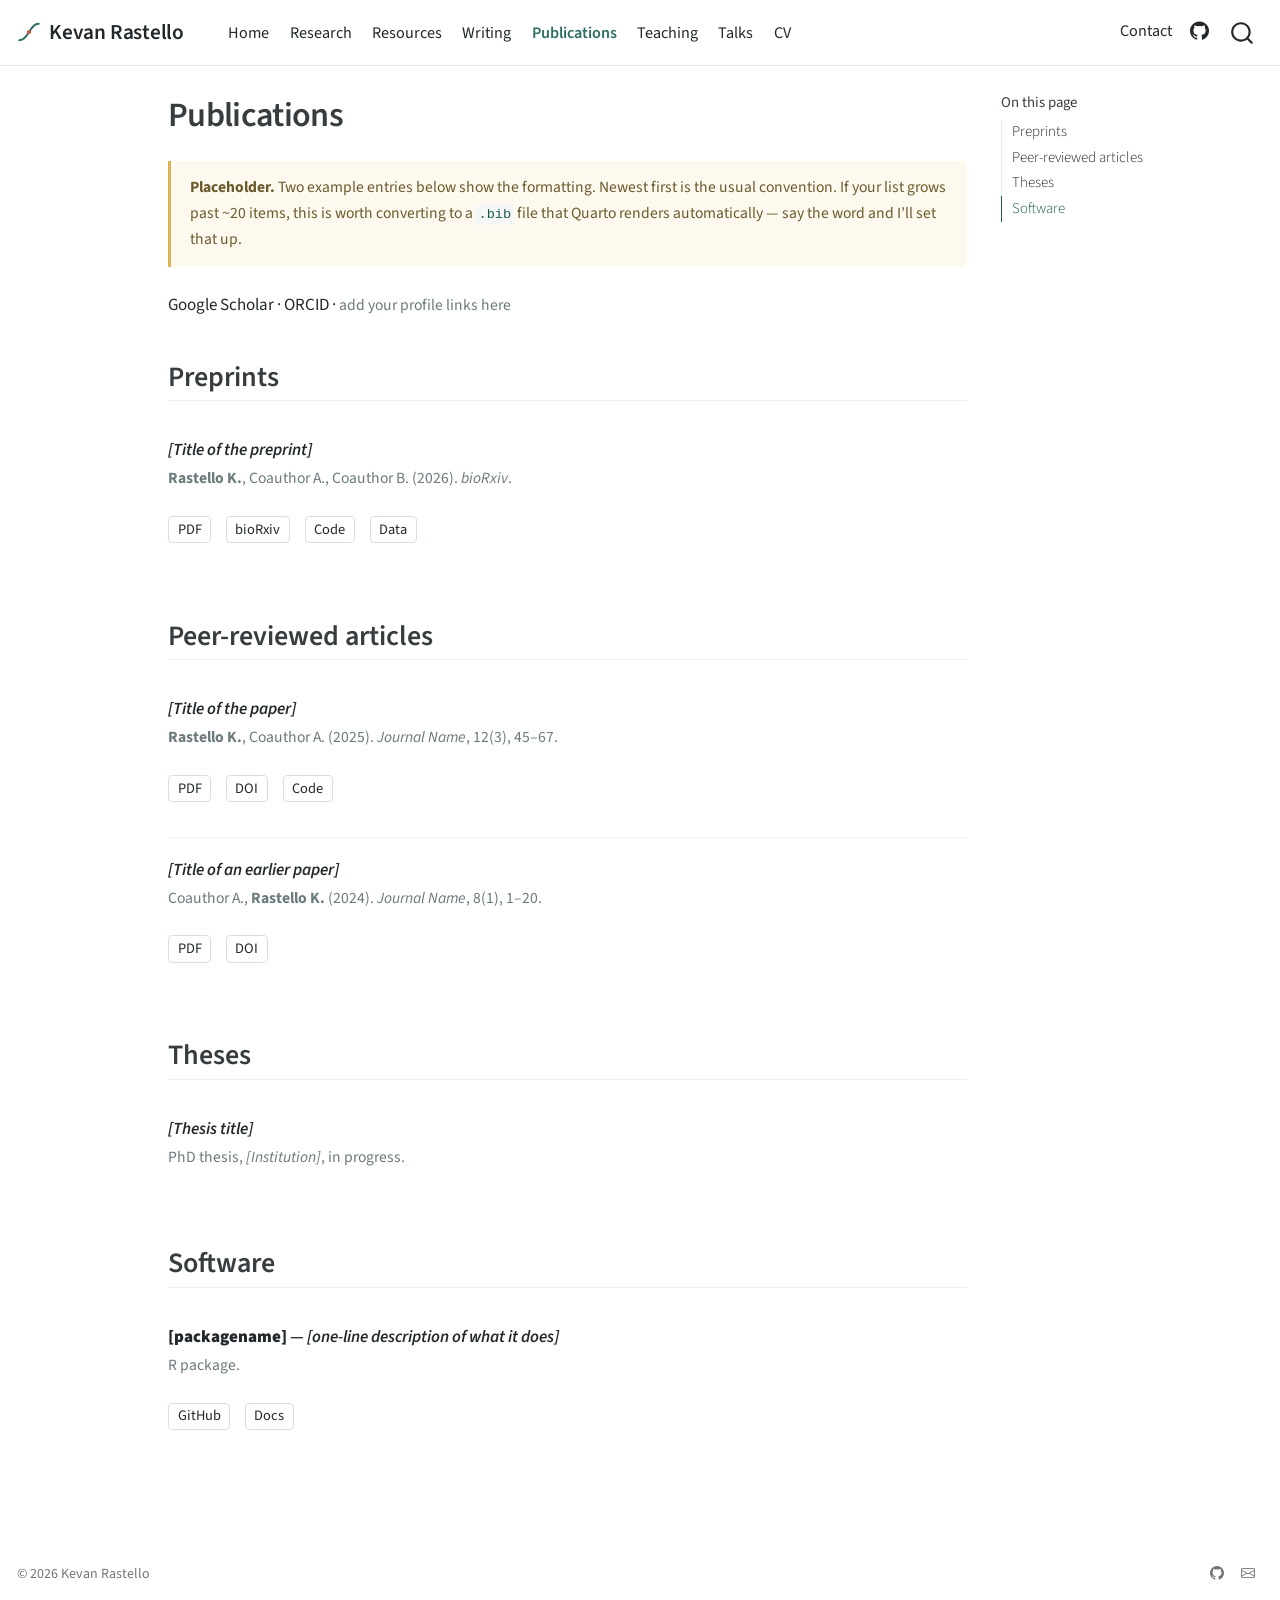
<file: docs/publications.html>
<!DOCTYPE html>
<html xmlns="http://www.w3.org/1999/xhtml" lang="en" xml:lang="en"><head>

<meta charset="utf-8">
<meta name="generator" content="quarto-1.3.450">

<meta name="viewport" content="width=device-width, initial-scale=1.0, user-scalable=yes">


<title>Kevan Rastello - Publications</title>
<style>
code{white-space: pre-wrap;}
span.smallcaps{font-variant: small-caps;}
div.columns{display: flex; gap: min(4vw, 1.5em);}
div.column{flex: auto; overflow-x: auto;}
div.hanging-indent{margin-left: 1.5em; text-indent: -1.5em;}
ul.task-list{list-style: none;}
ul.task-list li input[type="checkbox"] {
  width: 0.8em;
  margin: 0 0.8em 0.2em -1em; /* quarto-specific, see https://github.com/quarto-dev/quarto-cli/issues/4556 */ 
  vertical-align: middle;
}
</style>


<script src="site_libs/quarto-nav/quarto-nav.js"></script>
<script src="site_libs/quarto-nav/headroom.min.js"></script>
<script src="site_libs/clipboard/clipboard.min.js"></script>
<script src="site_libs/quarto-search/autocomplete.umd.js"></script>
<script src="site_libs/quarto-search/fuse.min.js"></script>
<script src="site_libs/quarto-search/quarto-search.js"></script>
<meta name="quarto:offset" content="./">
<link href="./assets/favicon.svg" rel="icon" type="image/svg+xml">
<script src="site_libs/quarto-html/quarto.js"></script>
<script src="site_libs/quarto-html/popper.min.js"></script>
<script src="site_libs/quarto-html/tippy.umd.min.js"></script>
<script src="site_libs/quarto-html/anchor.min.js"></script>
<link href="site_libs/quarto-html/tippy.css" rel="stylesheet">
<link href="site_libs/quarto-html/quarto-syntax-highlighting.css" rel="stylesheet" id="quarto-text-highlighting-styles">
<script src="site_libs/bootstrap/bootstrap.min.js"></script>
<link href="site_libs/bootstrap/bootstrap-icons.css" rel="stylesheet">
<link href="site_libs/bootstrap/bootstrap.min.css" rel="stylesheet" id="quarto-bootstrap" data-mode="light">
<script id="quarto-search-options" type="application/json">{
  "location": "navbar",
  "copy-button": false,
  "collapse-after": 3,
  "panel-placement": "end",
  "type": "overlay",
  "limit": 20,
  "language": {
    "search-no-results-text": "No results",
    "search-matching-documents-text": "matching documents",
    "search-copy-link-title": "Copy link to search",
    "search-hide-matches-text": "Hide additional matches",
    "search-more-match-text": "more match in this document",
    "search-more-matches-text": "more matches in this document",
    "search-clear-button-title": "Clear",
    "search-detached-cancel-button-title": "Cancel",
    "search-submit-button-title": "Submit",
    "search-label": "Search"
  }
}</script>
<style>html{ scroll-behavior: smooth; }</style>


</head>

<body class="nav-fixed">

<div id="quarto-search-results"></div>
  <header id="quarto-header" class="headroom fixed-top">
    <nav class="navbar navbar-expand-lg navbar-dark ">
      <div class="navbar-container container-fluid">
      <div class="navbar-brand-container">
    <a href="./index.html" class="navbar-brand navbar-brand-logo">
    <img src="./assets/logo.svg" alt="" class="navbar-logo">
    </a>
    <a class="navbar-brand" href="./index.html">
    <span class="navbar-title">Kevan Rastello</span>
    </a>
  </div>
            <div id="quarto-search" class="" title="Search"></div>
          <button class="navbar-toggler" type="button" data-bs-toggle="collapse" data-bs-target="#navbarCollapse" aria-controls="navbarCollapse" aria-expanded="false" aria-label="Toggle navigation" onclick="if (window.quartoToggleHeadroom) { window.quartoToggleHeadroom(); }">
  <span class="navbar-toggler-icon"></span>
</button>
          <div class="collapse navbar-collapse" id="navbarCollapse">
            <ul class="navbar-nav navbar-nav-scroll me-auto">
  <li class="nav-item">
    <a class="nav-link" href="./index.html" rel="" target="">
 <span class="menu-text">Home</span></a>
  </li>  
  <li class="nav-item">
    <a class="nav-link" href="./research.html" rel="" target="">
 <span class="menu-text">Research</span></a>
  </li>  
  <li class="nav-item">
    <a class="nav-link" href="./resources/index.html" rel="" target="">
 <span class="menu-text">Resources</span></a>
  </li>  
  <li class="nav-item">
    <a class="nav-link" href="./writing/index.html" rel="" target="">
 <span class="menu-text">Writing</span></a>
  </li>  
  <li class="nav-item">
    <a class="nav-link active" href="./publications.html" rel="" target="" aria-current="page">
 <span class="menu-text">Publications</span></a>
  </li>  
  <li class="nav-item">
    <a class="nav-link" href="./teaching.html" rel="" target="">
 <span class="menu-text">Teaching</span></a>
  </li>  
  <li class="nav-item">
    <a class="nav-link" href="./talks.html" rel="" target="">
 <span class="menu-text">Talks</span></a>
  </li>  
  <li class="nav-item">
    <a class="nav-link" href="./cv.html" rel="" target="">
 <span class="menu-text">CV</span></a>
  </li>  
</ul>
            <ul class="navbar-nav navbar-nav-scroll ms-auto">
  <li class="nav-item">
    <a class="nav-link" href="./contact.html" rel="" target="">
 <span class="menu-text">Contact</span></a>
  </li>  
  <li class="nav-item compact">
    <a class="nav-link" href="https://github.com/KevanRastello" rel="" target=""><i class="bi bi-github" role="img" aria-label="GitHub">
</i> 
 <span class="menu-text"></span></a>
  </li>  
</ul>
            <div class="quarto-navbar-tools">
</div>
          </div> <!-- /navcollapse -->
      </div> <!-- /container-fluid -->
    </nav>
</header>
<!-- content -->
<div id="quarto-content" class="quarto-container page-columns page-rows-contents page-layout-article page-navbar">
<!-- sidebar -->
<!-- margin-sidebar -->
    <div id="quarto-margin-sidebar" class="sidebar margin-sidebar">
        <nav id="TOC" role="doc-toc" class="toc-active">
    <h2 id="toc-title">On this page</h2>
   
  <ul>
  <li><a href="#preprints" id="toc-preprints" class="nav-link active" data-scroll-target="#preprints">Preprints</a></li>
  <li><a href="#peer-reviewed-articles" id="toc-peer-reviewed-articles" class="nav-link" data-scroll-target="#peer-reviewed-articles">Peer-reviewed articles</a></li>
  <li><a href="#theses" id="toc-theses" class="nav-link" data-scroll-target="#theses">Theses</a></li>
  <li><a href="#software" id="toc-software" class="nav-link" data-scroll-target="#software">Software</a></li>
  </ul>
</nav>
    </div>
<!-- main -->
<main class="content" id="quarto-document-content">

<header id="title-block-header" class="quarto-title-block default">
<div class="quarto-title">
<h1 class="title">Publications</h1>
</div>



<div class="quarto-title-meta">

    
  
    
  </div>
  

</header>

<div class="placeholder-note">
<p><strong>Placeholder.</strong> Two example entries below show the formatting. Newest first is the usual convention. If your list grows past ~20 items, this is worth converting to a <code>.bib</code> file that Quarto renders automatically — say the word and I’ll set that up.</p>
</div>
<p>Google Scholar · ORCID · <span class="entry-meta">add your profile links here</span></p>
<section id="preprints" class="level2">
<h2 class="anchored" data-anchor-id="preprints">Preprints</h2>
<div class="entry">
<p><span class="entry-title"><em>[Title of the preprint]</em></span> <span class="entry-meta"><strong>Rastello K.</strong>, Coauthor A., Coauthor B. (2026). <em>bioRxiv</em>.</span></p>
<div class="entry-links">
<p><a href="#" class="btn">PDF</a> <a href="#" class="btn">bioRxiv</a> <a href="#" class="btn">Code</a> <a href="#" class="btn">Data</a></p>
</div>
</div>
</section>
<section id="peer-reviewed-articles" class="level2">
<h2 class="anchored" data-anchor-id="peer-reviewed-articles">Peer-reviewed articles</h2>
<div class="entry">
<p><span class="entry-title"><em>[Title of the paper]</em></span> <span class="entry-meta"><strong>Rastello K.</strong>, Coauthor A. (2025). <em>Journal Name</em>, 12(3), 45–67.</span></p>
<div class="entry-links">
<p><a href="#" class="btn">PDF</a> <a href="#" class="btn">DOI</a> <a href="#" class="btn">Code</a></p>
</div>
</div>
<div class="entry">
<p><span class="entry-title"><em>[Title of an earlier paper]</em></span> <span class="entry-meta">Coauthor A., <strong>Rastello K.</strong> (2024). <em>Journal Name</em>, 8(1), 1–20.</span></p>
<div class="entry-links">
<p><a href="#" class="btn">PDF</a> <a href="#" class="btn">DOI</a></p>
</div>
</div>
</section>
<section id="theses" class="level2">
<h2 class="anchored" data-anchor-id="theses">Theses</h2>
<div class="entry">
<p><span class="entry-title"><em>[Thesis title]</em></span> <span class="entry-meta">PhD thesis, <em>[Institution]</em>, in progress.</span></p>
</div>
</section>
<section id="software" class="level2">
<h2 class="anchored" data-anchor-id="software">Software</h2>
<div class="entry">
<p><span class="entry-title"><strong>[packagename]</strong> — <em>[one-line description of what it does]</em></span> <span class="entry-meta">R package.</span></p>
<div class="entry-links">
<p><a href="#" class="btn">GitHub</a> <a href="#" class="btn">Docs</a></p>
</div>
</div>


</section>

</main> <!-- /main -->
<script id="quarto-html-after-body" type="application/javascript">
window.document.addEventListener("DOMContentLoaded", function (event) {
  const toggleBodyColorMode = (bsSheetEl) => {
    const mode = bsSheetEl.getAttribute("data-mode");
    const bodyEl = window.document.querySelector("body");
    if (mode === "dark") {
      bodyEl.classList.add("quarto-dark");
      bodyEl.classList.remove("quarto-light");
    } else {
      bodyEl.classList.add("quarto-light");
      bodyEl.classList.remove("quarto-dark");
    }
  }
  const toggleBodyColorPrimary = () => {
    const bsSheetEl = window.document.querySelector("link#quarto-bootstrap");
    if (bsSheetEl) {
      toggleBodyColorMode(bsSheetEl);
    }
  }
  toggleBodyColorPrimary();  
  const icon = "";
  const anchorJS = new window.AnchorJS();
  anchorJS.options = {
    placement: 'right',
    icon: icon
  };
  anchorJS.add('.anchored');
  const isCodeAnnotation = (el) => {
    for (const clz of el.classList) {
      if (clz.startsWith('code-annotation-')) {                     
        return true;
      }
    }
    return false;
  }
  const clipboard = new window.ClipboardJS('.code-copy-button', {
    text: function(trigger) {
      const codeEl = trigger.previousElementSibling.cloneNode(true);
      for (const childEl of codeEl.children) {
        if (isCodeAnnotation(childEl)) {
          childEl.remove();
        }
      }
      return codeEl.innerText;
    }
  });
  clipboard.on('success', function(e) {
    // button target
    const button = e.trigger;
    // don't keep focus
    button.blur();
    // flash "checked"
    button.classList.add('code-copy-button-checked');
    var currentTitle = button.getAttribute("title");
    button.setAttribute("title", "Copied!");
    let tooltip;
    if (window.bootstrap) {
      button.setAttribute("data-bs-toggle", "tooltip");
      button.setAttribute("data-bs-placement", "left");
      button.setAttribute("data-bs-title", "Copied!");
      tooltip = new bootstrap.Tooltip(button, 
        { trigger: "manual", 
          customClass: "code-copy-button-tooltip",
          offset: [0, -8]});
      tooltip.show();    
    }
    setTimeout(function() {
      if (tooltip) {
        tooltip.hide();
        button.removeAttribute("data-bs-title");
        button.removeAttribute("data-bs-toggle");
        button.removeAttribute("data-bs-placement");
      }
      button.setAttribute("title", currentTitle);
      button.classList.remove('code-copy-button-checked');
    }, 1000);
    // clear code selection
    e.clearSelection();
  });
  function tippyHover(el, contentFn) {
    const config = {
      allowHTML: true,
      content: contentFn,
      maxWidth: 500,
      delay: 100,
      arrow: false,
      appendTo: function(el) {
          return el.parentElement;
      },
      interactive: true,
      interactiveBorder: 10,
      theme: 'quarto',
      placement: 'bottom-start'
    };
    window.tippy(el, config); 
  }
  const noterefs = window.document.querySelectorAll('a[role="doc-noteref"]');
  for (var i=0; i<noterefs.length; i++) {
    const ref = noterefs[i];
    tippyHover(ref, function() {
      // use id or data attribute instead here
      let href = ref.getAttribute('data-footnote-href') || ref.getAttribute('href');
      try { href = new URL(href).hash; } catch {}
      const id = href.replace(/^#\/?/, "");
      const note = window.document.getElementById(id);
      return note.innerHTML;
    });
  }
      let selectedAnnoteEl;
      const selectorForAnnotation = ( cell, annotation) => {
        let cellAttr = 'data-code-cell="' + cell + '"';
        let lineAttr = 'data-code-annotation="' +  annotation + '"';
        const selector = 'span[' + cellAttr + '][' + lineAttr + ']';
        return selector;
      }
      const selectCodeLines = (annoteEl) => {
        const doc = window.document;
        const targetCell = annoteEl.getAttribute("data-target-cell");
        const targetAnnotation = annoteEl.getAttribute("data-target-annotation");
        const annoteSpan = window.document.querySelector(selectorForAnnotation(targetCell, targetAnnotation));
        const lines = annoteSpan.getAttribute("data-code-lines").split(",");
        const lineIds = lines.map((line) => {
          return targetCell + "-" + line;
        })
        let top = null;
        let height = null;
        let parent = null;
        if (lineIds.length > 0) {
            //compute the position of the single el (top and bottom and make a div)
            const el = window.document.getElementById(lineIds[0]);
            top = el.offsetTop;
            height = el.offsetHeight;
            parent = el.parentElement.parentElement;
          if (lineIds.length > 1) {
            const lastEl = window.document.getElementById(lineIds[lineIds.length - 1]);
            const bottom = lastEl.offsetTop + lastEl.offsetHeight;
            height = bottom - top;
          }
          if (top !== null && height !== null && parent !== null) {
            // cook up a div (if necessary) and position it 
            let div = window.document.getElementById("code-annotation-line-highlight");
            if (div === null) {
              div = window.document.createElement("div");
              div.setAttribute("id", "code-annotation-line-highlight");
              div.style.position = 'absolute';
              parent.appendChild(div);
            }
            div.style.top = top - 2 + "px";
            div.style.height = height + 4 + "px";
            let gutterDiv = window.document.getElementById("code-annotation-line-highlight-gutter");
            if (gutterDiv === null) {
              gutterDiv = window.document.createElement("div");
              gutterDiv.setAttribute("id", "code-annotation-line-highlight-gutter");
              gutterDiv.style.position = 'absolute';
              const codeCell = window.document.getElementById(targetCell);
              const gutter = codeCell.querySelector('.code-annotation-gutter');
              gutter.appendChild(gutterDiv);
            }
            gutterDiv.style.top = top - 2 + "px";
            gutterDiv.style.height = height + 4 + "px";
          }
          selectedAnnoteEl = annoteEl;
        }
      };
      const unselectCodeLines = () => {
        const elementsIds = ["code-annotation-line-highlight", "code-annotation-line-highlight-gutter"];
        elementsIds.forEach((elId) => {
          const div = window.document.getElementById(elId);
          if (div) {
            div.remove();
          }
        });
        selectedAnnoteEl = undefined;
      };
      // Attach click handler to the DT
      const annoteDls = window.document.querySelectorAll('dt[data-target-cell]');
      for (const annoteDlNode of annoteDls) {
        annoteDlNode.addEventListener('click', (event) => {
          const clickedEl = event.target;
          if (clickedEl !== selectedAnnoteEl) {
            unselectCodeLines();
            const activeEl = window.document.querySelector('dt[data-target-cell].code-annotation-active');
            if (activeEl) {
              activeEl.classList.remove('code-annotation-active');
            }
            selectCodeLines(clickedEl);
            clickedEl.classList.add('code-annotation-active');
          } else {
            // Unselect the line
            unselectCodeLines();
            clickedEl.classList.remove('code-annotation-active');
          }
        });
      }
  const findCites = (el) => {
    const parentEl = el.parentElement;
    if (parentEl) {
      const cites = parentEl.dataset.cites;
      if (cites) {
        return {
          el,
          cites: cites.split(' ')
        };
      } else {
        return findCites(el.parentElement)
      }
    } else {
      return undefined;
    }
  };
  var bibliorefs = window.document.querySelectorAll('a[role="doc-biblioref"]');
  for (var i=0; i<bibliorefs.length; i++) {
    const ref = bibliorefs[i];
    const citeInfo = findCites(ref);
    if (citeInfo) {
      tippyHover(citeInfo.el, function() {
        var popup = window.document.createElement('div');
        citeInfo.cites.forEach(function(cite) {
          var citeDiv = window.document.createElement('div');
          citeDiv.classList.add('hanging-indent');
          citeDiv.classList.add('csl-entry');
          var biblioDiv = window.document.getElementById('ref-' + cite);
          if (biblioDiv) {
            citeDiv.innerHTML = biblioDiv.innerHTML;
          }
          popup.appendChild(citeDiv);
        });
        return popup.innerHTML;
      });
    }
  }
    var localhostRegex = new RegExp(/^(?:http|https):\/\/localhost\:?[0-9]*\//);
      var filterRegex = new RegExp("https:\/\/kevanrastello\.github\.io");
    var isInternal = (href) => {
        return filterRegex.test(href) || localhostRegex.test(href);
    }
    // Inspect non-navigation links and adorn them if external
 	var links = window.document.querySelectorAll('a[href]:not(.nav-link):not(.navbar-brand):not(.toc-action):not(.sidebar-link):not(.sidebar-item-toggle):not(.pagination-link):not(.no-external):not([aria-hidden]):not(.dropdown-item)');
    for (var i=0; i<links.length; i++) {
      const link = links[i];
      if (!isInternal(link.href)) {
          // target, if specified
          link.setAttribute("target", "_blank");
      }
    }
});
</script>
</div> <!-- /content -->
<footer class="footer">
  <div class="nav-footer">
    <div class="nav-footer-left">© 2026 Kevan Rastello</div>   
    <div class="nav-footer-center">
      &nbsp;
    </div>
    <div class="nav-footer-right">
      <ul class="footer-items list-unstyled">
    <li class="nav-item compact">
    <a class="nav-link" href="https://github.com/KevanRastello">
      <i class="bi bi-github" role="img">
</i> 
    </a>
  </li>  
    <li class="nav-item compact">
    <a class="nav-link" href="mailto:kevan.rastello@gmail.com">
      <i class="bi bi-envelope" role="img">
</i> 
    </a>
  </li>  
</ul>
    </div>
  </div>
</footer>



<script src="site_libs/quarto-html/zenscroll-min.js"></script>
</body></html>
</file>
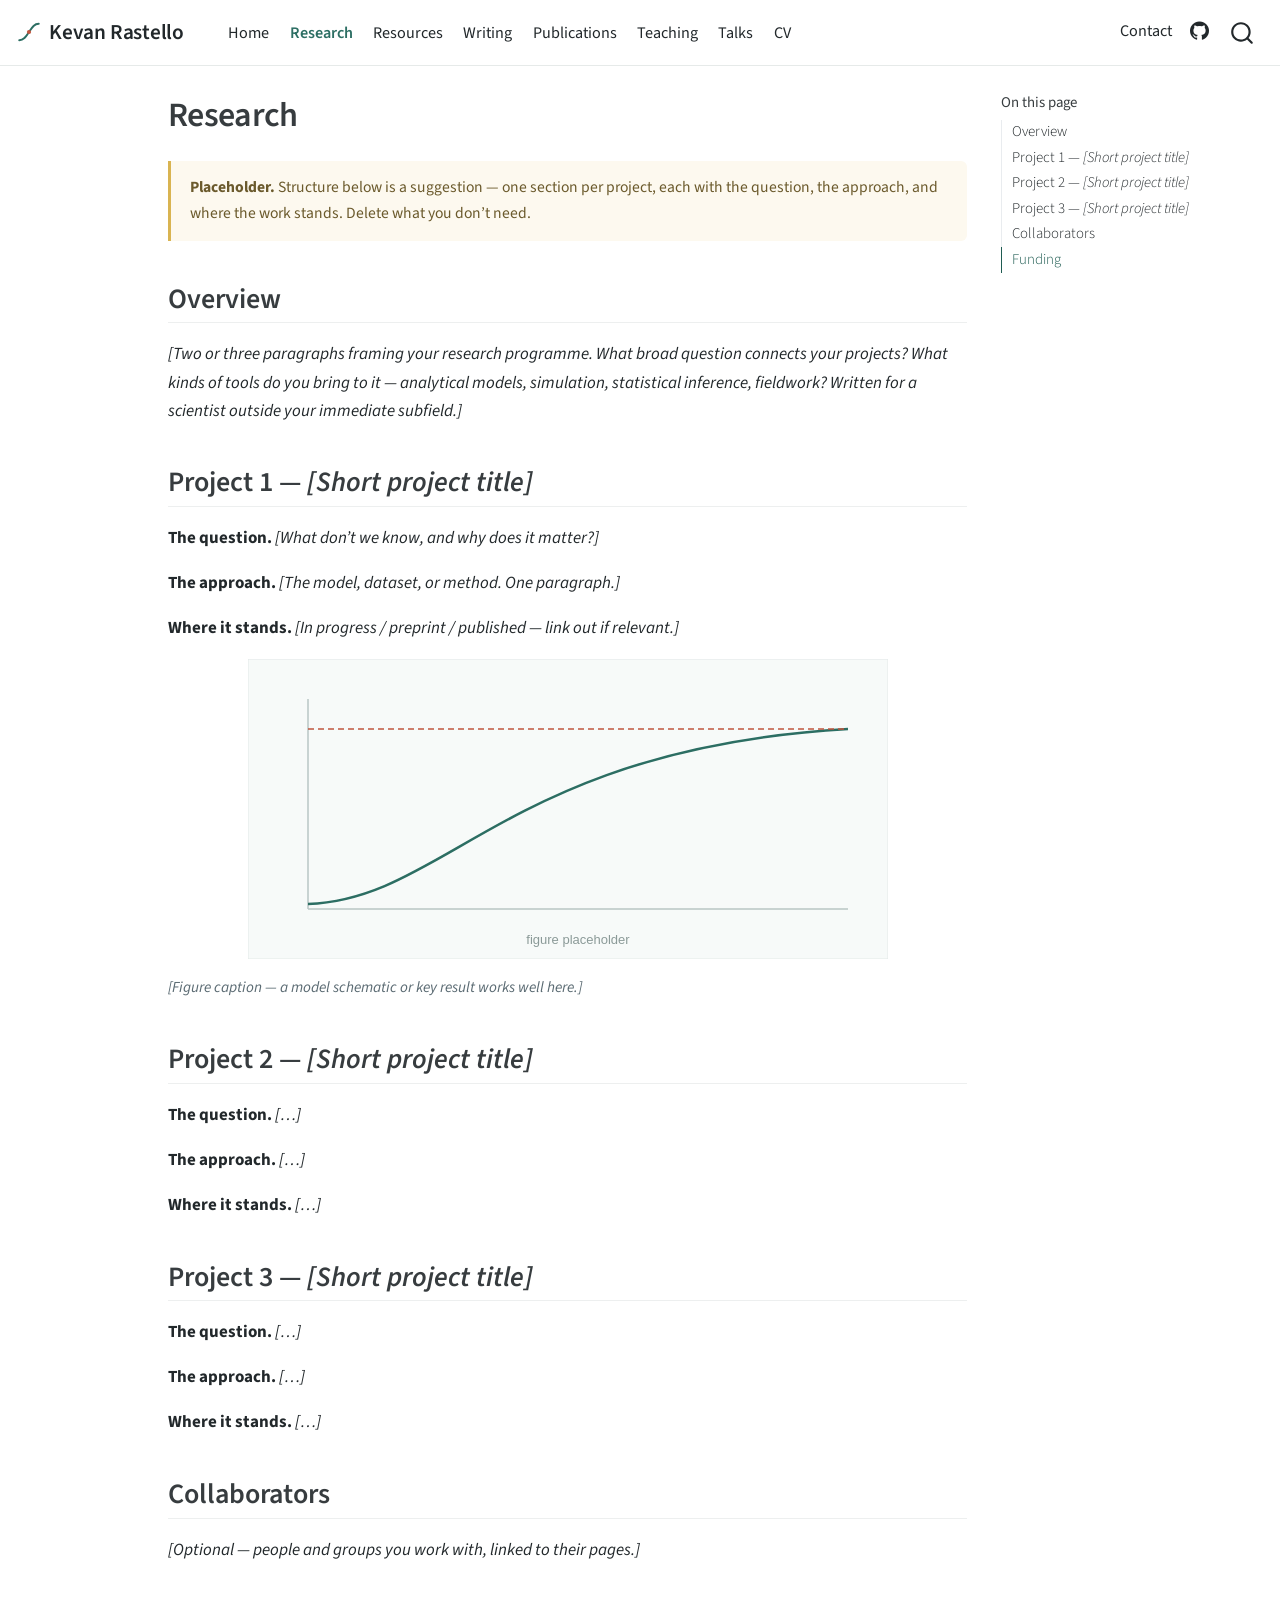
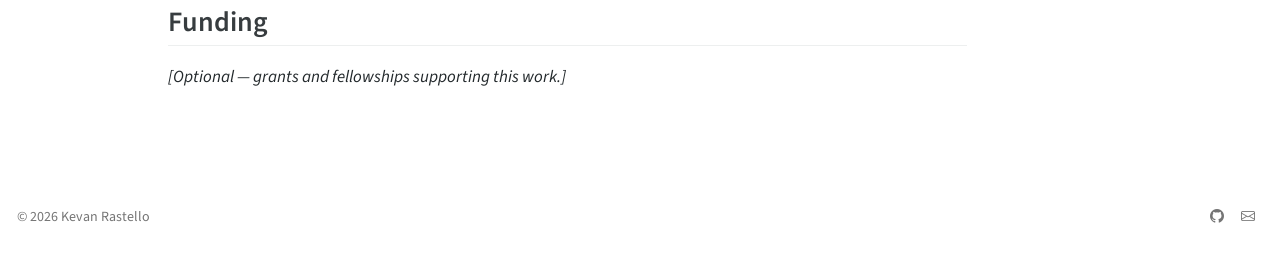
<file: docs/research.html>
<!DOCTYPE html>
<html xmlns="http://www.w3.org/1999/xhtml" lang="en" xml:lang="en"><head>

<meta charset="utf-8">
<meta name="generator" content="quarto-1.3.450">

<meta name="viewport" content="width=device-width, initial-scale=1.0, user-scalable=yes">


<title>Kevan Rastello - Research</title>
<style>
code{white-space: pre-wrap;}
span.smallcaps{font-variant: small-caps;}
div.columns{display: flex; gap: min(4vw, 1.5em);}
div.column{flex: auto; overflow-x: auto;}
div.hanging-indent{margin-left: 1.5em; text-indent: -1.5em;}
ul.task-list{list-style: none;}
ul.task-list li input[type="checkbox"] {
  width: 0.8em;
  margin: 0 0.8em 0.2em -1em; /* quarto-specific, see https://github.com/quarto-dev/quarto-cli/issues/4556 */ 
  vertical-align: middle;
}
</style>


<script src="site_libs/quarto-nav/quarto-nav.js"></script>
<script src="site_libs/quarto-nav/headroom.min.js"></script>
<script src="site_libs/clipboard/clipboard.min.js"></script>
<script src="site_libs/quarto-search/autocomplete.umd.js"></script>
<script src="site_libs/quarto-search/fuse.min.js"></script>
<script src="site_libs/quarto-search/quarto-search.js"></script>
<meta name="quarto:offset" content="./">
<link href="./assets/favicon.svg" rel="icon" type="image/svg+xml">
<script src="site_libs/quarto-html/quarto.js"></script>
<script src="site_libs/quarto-html/popper.min.js"></script>
<script src="site_libs/quarto-html/tippy.umd.min.js"></script>
<script src="site_libs/quarto-html/anchor.min.js"></script>
<link href="site_libs/quarto-html/tippy.css" rel="stylesheet">
<link href="site_libs/quarto-html/quarto-syntax-highlighting.css" rel="stylesheet" id="quarto-text-highlighting-styles">
<script src="site_libs/bootstrap/bootstrap.min.js"></script>
<link href="site_libs/bootstrap/bootstrap-icons.css" rel="stylesheet">
<link href="site_libs/bootstrap/bootstrap.min.css" rel="stylesheet" id="quarto-bootstrap" data-mode="light">
<script id="quarto-search-options" type="application/json">{
  "location": "navbar",
  "copy-button": false,
  "collapse-after": 3,
  "panel-placement": "end",
  "type": "overlay",
  "limit": 20,
  "language": {
    "search-no-results-text": "No results",
    "search-matching-documents-text": "matching documents",
    "search-copy-link-title": "Copy link to search",
    "search-hide-matches-text": "Hide additional matches",
    "search-more-match-text": "more match in this document",
    "search-more-matches-text": "more matches in this document",
    "search-clear-button-title": "Clear",
    "search-detached-cancel-button-title": "Cancel",
    "search-submit-button-title": "Submit",
    "search-label": "Search"
  }
}</script>
<style>html{ scroll-behavior: smooth; }</style>


</head>

<body class="nav-fixed">

<div id="quarto-search-results"></div>
  <header id="quarto-header" class="headroom fixed-top">
    <nav class="navbar navbar-expand-lg navbar-dark ">
      <div class="navbar-container container-fluid">
      <div class="navbar-brand-container">
    <a href="./index.html" class="navbar-brand navbar-brand-logo">
    <img src="./assets/logo.svg" alt="" class="navbar-logo">
    </a>
    <a class="navbar-brand" href="./index.html">
    <span class="navbar-title">Kevan Rastello</span>
    </a>
  </div>
            <div id="quarto-search" class="" title="Search"></div>
          <button class="navbar-toggler" type="button" data-bs-toggle="collapse" data-bs-target="#navbarCollapse" aria-controls="navbarCollapse" aria-expanded="false" aria-label="Toggle navigation" onclick="if (window.quartoToggleHeadroom) { window.quartoToggleHeadroom(); }">
  <span class="navbar-toggler-icon"></span>
</button>
          <div class="collapse navbar-collapse" id="navbarCollapse">
            <ul class="navbar-nav navbar-nav-scroll me-auto">
  <li class="nav-item">
    <a class="nav-link" href="./index.html" rel="" target="">
 <span class="menu-text">Home</span></a>
  </li>  
  <li class="nav-item">
    <a class="nav-link active" href="./research.html" rel="" target="" aria-current="page">
 <span class="menu-text">Research</span></a>
  </li>  
  <li class="nav-item">
    <a class="nav-link" href="./resources/index.html" rel="" target="">
 <span class="menu-text">Resources</span></a>
  </li>  
  <li class="nav-item">
    <a class="nav-link" href="./writing/index.html" rel="" target="">
 <span class="menu-text">Writing</span></a>
  </li>  
  <li class="nav-item">
    <a class="nav-link" href="./publications.html" rel="" target="">
 <span class="menu-text">Publications</span></a>
  </li>  
  <li class="nav-item">
    <a class="nav-link" href="./teaching.html" rel="" target="">
 <span class="menu-text">Teaching</span></a>
  </li>  
  <li class="nav-item">
    <a class="nav-link" href="./talks.html" rel="" target="">
 <span class="menu-text">Talks</span></a>
  </li>  
  <li class="nav-item">
    <a class="nav-link" href="./cv.html" rel="" target="">
 <span class="menu-text">CV</span></a>
  </li>  
</ul>
            <ul class="navbar-nav navbar-nav-scroll ms-auto">
  <li class="nav-item">
    <a class="nav-link" href="./contact.html" rel="" target="">
 <span class="menu-text">Contact</span></a>
  </li>  
  <li class="nav-item compact">
    <a class="nav-link" href="https://github.com/KevanRastello" rel="" target=""><i class="bi bi-github" role="img" aria-label="GitHub">
</i> 
 <span class="menu-text"></span></a>
  </li>  
</ul>
            <div class="quarto-navbar-tools">
</div>
          </div> <!-- /navcollapse -->
      </div> <!-- /container-fluid -->
    </nav>
</header>
<!-- content -->
<div id="quarto-content" class="quarto-container page-columns page-rows-contents page-layout-article page-navbar">
<!-- sidebar -->
<!-- margin-sidebar -->
    <div id="quarto-margin-sidebar" class="sidebar margin-sidebar">
        <nav id="TOC" role="doc-toc" class="toc-active">
    <h2 id="toc-title">On this page</h2>
   
  <ul>
  <li><a href="#overview" id="toc-overview" class="nav-link active" data-scroll-target="#overview">Overview</a></li>
  <li><a href="#project-1-short-project-title" id="toc-project-1-short-project-title" class="nav-link" data-scroll-target="#project-1-short-project-title">Project 1 — <em>[Short project title]</em></a></li>
  <li><a href="#project-2-short-project-title" id="toc-project-2-short-project-title" class="nav-link" data-scroll-target="#project-2-short-project-title">Project 2 — <em>[Short project title]</em></a></li>
  <li><a href="#project-3-short-project-title" id="toc-project-3-short-project-title" class="nav-link" data-scroll-target="#project-3-short-project-title">Project 3 — <em>[Short project title]</em></a></li>
  <li><a href="#collaborators" id="toc-collaborators" class="nav-link" data-scroll-target="#collaborators">Collaborators</a></li>
  <li><a href="#funding" id="toc-funding" class="nav-link" data-scroll-target="#funding">Funding</a></li>
  </ul>
</nav>
    </div>
<!-- main -->
<main class="content" id="quarto-document-content">

<header id="title-block-header" class="quarto-title-block default">
<div class="quarto-title">
<h1 class="title">Research</h1>
</div>



<div class="quarto-title-meta">

    
  
    
  </div>
  

</header>

<div class="placeholder-note">
<p><strong>Placeholder.</strong> Structure below is a suggestion — one section per project, each with the question, the approach, and where the work stands. Delete what you don’t need.</p>
</div>
<section id="overview" class="level2">
<h2 class="anchored" data-anchor-id="overview">Overview</h2>
<p><em>[Two or three paragraphs framing your research programme. What broad question connects your projects? What kinds of tools do you bring to it — analytical models, simulation, statistical inference, fieldwork? Written for a scientist outside your immediate subfield.]</em></p>
</section>
<section id="project-1-short-project-title" class="level2">
<h2 class="anchored" data-anchor-id="project-1-short-project-title">Project 1 — <em>[Short project title]</em></h2>
<p><strong>The question.</strong> <em>[What don’t we know, and why does it matter?]</em></p>
<p><strong>The approach.</strong> <em>[The model, dataset, or method. One paragraph.]</em></p>
<p><strong>Where it stands.</strong> <em>[In progress / preprint / published — link out if relevant.]</em></p>
<div class="quarto-figure quarto-figure-center">
<figure class="figure">
<p><img src="assets/placeholder-figure.svg" class="img-fluid figure-img"></p>
<figcaption class="figure-caption"><em>[Figure caption — a model schematic or key result works well here.]</em></figcaption>
</figure>
</div>
</section>
<section id="project-2-short-project-title" class="level2">
<h2 class="anchored" data-anchor-id="project-2-short-project-title">Project 2 — <em>[Short project title]</em></h2>
<p><strong>The question.</strong> <em>[…]</em></p>
<p><strong>The approach.</strong> <em>[…]</em></p>
<p><strong>Where it stands.</strong> <em>[…]</em></p>
</section>
<section id="project-3-short-project-title" class="level2">
<h2 class="anchored" data-anchor-id="project-3-short-project-title">Project 3 — <em>[Short project title]</em></h2>
<p><strong>The question.</strong> <em>[…]</em></p>
<p><strong>The approach.</strong> <em>[…]</em></p>
<p><strong>Where it stands.</strong> <em>[…]</em></p>
</section>
<section id="collaborators" class="level2">
<h2 class="anchored" data-anchor-id="collaborators">Collaborators</h2>
<p><em>[Optional — people and groups you work with, linked to their pages.]</em></p>
</section>
<section id="funding" class="level2">
<h2 class="anchored" data-anchor-id="funding">Funding</h2>
<p><em>[Optional — grants and fellowships supporting this work.]</em></p>


</section>

</main> <!-- /main -->
<script id="quarto-html-after-body" type="application/javascript">
window.document.addEventListener("DOMContentLoaded", function (event) {
  const toggleBodyColorMode = (bsSheetEl) => {
    const mode = bsSheetEl.getAttribute("data-mode");
    const bodyEl = window.document.querySelector("body");
    if (mode === "dark") {
      bodyEl.classList.add("quarto-dark");
      bodyEl.classList.remove("quarto-light");
    } else {
      bodyEl.classList.add("quarto-light");
      bodyEl.classList.remove("quarto-dark");
    }
  }
  const toggleBodyColorPrimary = () => {
    const bsSheetEl = window.document.querySelector("link#quarto-bootstrap");
    if (bsSheetEl) {
      toggleBodyColorMode(bsSheetEl);
    }
  }
  toggleBodyColorPrimary();  
  const icon = "";
  const anchorJS = new window.AnchorJS();
  anchorJS.options = {
    placement: 'right',
    icon: icon
  };
  anchorJS.add('.anchored');
  const isCodeAnnotation = (el) => {
    for (const clz of el.classList) {
      if (clz.startsWith('code-annotation-')) {                     
        return true;
      }
    }
    return false;
  }
  const clipboard = new window.ClipboardJS('.code-copy-button', {
    text: function(trigger) {
      const codeEl = trigger.previousElementSibling.cloneNode(true);
      for (const childEl of codeEl.children) {
        if (isCodeAnnotation(childEl)) {
          childEl.remove();
        }
      }
      return codeEl.innerText;
    }
  });
  clipboard.on('success', function(e) {
    // button target
    const button = e.trigger;
    // don't keep focus
    button.blur();
    // flash "checked"
    button.classList.add('code-copy-button-checked');
    var currentTitle = button.getAttribute("title");
    button.setAttribute("title", "Copied!");
    let tooltip;
    if (window.bootstrap) {
      button.setAttribute("data-bs-toggle", "tooltip");
      button.setAttribute("data-bs-placement", "left");
      button.setAttribute("data-bs-title", "Copied!");
      tooltip = new bootstrap.Tooltip(button, 
        { trigger: "manual", 
          customClass: "code-copy-button-tooltip",
          offset: [0, -8]});
      tooltip.show();    
    }
    setTimeout(function() {
      if (tooltip) {
        tooltip.hide();
        button.removeAttribute("data-bs-title");
        button.removeAttribute("data-bs-toggle");
        button.removeAttribute("data-bs-placement");
      }
      button.setAttribute("title", currentTitle);
      button.classList.remove('code-copy-button-checked');
    }, 1000);
    // clear code selection
    e.clearSelection();
  });
  function tippyHover(el, contentFn) {
    const config = {
      allowHTML: true,
      content: contentFn,
      maxWidth: 500,
      delay: 100,
      arrow: false,
      appendTo: function(el) {
          return el.parentElement;
      },
      interactive: true,
      interactiveBorder: 10,
      theme: 'quarto',
      placement: 'bottom-start'
    };
    window.tippy(el, config); 
  }
  const noterefs = window.document.querySelectorAll('a[role="doc-noteref"]');
  for (var i=0; i<noterefs.length; i++) {
    const ref = noterefs[i];
    tippyHover(ref, function() {
      // use id or data attribute instead here
      let href = ref.getAttribute('data-footnote-href') || ref.getAttribute('href');
      try { href = new URL(href).hash; } catch {}
      const id = href.replace(/^#\/?/, "");
      const note = window.document.getElementById(id);
      return note.innerHTML;
    });
  }
      let selectedAnnoteEl;
      const selectorForAnnotation = ( cell, annotation) => {
        let cellAttr = 'data-code-cell="' + cell + '"';
        let lineAttr = 'data-code-annotation="' +  annotation + '"';
        const selector = 'span[' + cellAttr + '][' + lineAttr + ']';
        return selector;
      }
      const selectCodeLines = (annoteEl) => {
        const doc = window.document;
        const targetCell = annoteEl.getAttribute("data-target-cell");
        const targetAnnotation = annoteEl.getAttribute("data-target-annotation");
        const annoteSpan = window.document.querySelector(selectorForAnnotation(targetCell, targetAnnotation));
        const lines = annoteSpan.getAttribute("data-code-lines").split(",");
        const lineIds = lines.map((line) => {
          return targetCell + "-" + line;
        })
        let top = null;
        let height = null;
        let parent = null;
        if (lineIds.length > 0) {
            //compute the position of the single el (top and bottom and make a div)
            const el = window.document.getElementById(lineIds[0]);
            top = el.offsetTop;
            height = el.offsetHeight;
            parent = el.parentElement.parentElement;
          if (lineIds.length > 1) {
            const lastEl = window.document.getElementById(lineIds[lineIds.length - 1]);
            const bottom = lastEl.offsetTop + lastEl.offsetHeight;
            height = bottom - top;
          }
          if (top !== null && height !== null && parent !== null) {
            // cook up a div (if necessary) and position it 
            let div = window.document.getElementById("code-annotation-line-highlight");
            if (div === null) {
              div = window.document.createElement("div");
              div.setAttribute("id", "code-annotation-line-highlight");
              div.style.position = 'absolute';
              parent.appendChild(div);
            }
            div.style.top = top - 2 + "px";
            div.style.height = height + 4 + "px";
            let gutterDiv = window.document.getElementById("code-annotation-line-highlight-gutter");
            if (gutterDiv === null) {
              gutterDiv = window.document.createElement("div");
              gutterDiv.setAttribute("id", "code-annotation-line-highlight-gutter");
              gutterDiv.style.position = 'absolute';
              const codeCell = window.document.getElementById(targetCell);
              const gutter = codeCell.querySelector('.code-annotation-gutter');
              gutter.appendChild(gutterDiv);
            }
            gutterDiv.style.top = top - 2 + "px";
            gutterDiv.style.height = height + 4 + "px";
          }
          selectedAnnoteEl = annoteEl;
        }
      };
      const unselectCodeLines = () => {
        const elementsIds = ["code-annotation-line-highlight", "code-annotation-line-highlight-gutter"];
        elementsIds.forEach((elId) => {
          const div = window.document.getElementById(elId);
          if (div) {
            div.remove();
          }
        });
        selectedAnnoteEl = undefined;
      };
      // Attach click handler to the DT
      const annoteDls = window.document.querySelectorAll('dt[data-target-cell]');
      for (const annoteDlNode of annoteDls) {
        annoteDlNode.addEventListener('click', (event) => {
          const clickedEl = event.target;
          if (clickedEl !== selectedAnnoteEl) {
            unselectCodeLines();
            const activeEl = window.document.querySelector('dt[data-target-cell].code-annotation-active');
            if (activeEl) {
              activeEl.classList.remove('code-annotation-active');
            }
            selectCodeLines(clickedEl);
            clickedEl.classList.add('code-annotation-active');
          } else {
            // Unselect the line
            unselectCodeLines();
            clickedEl.classList.remove('code-annotation-active');
          }
        });
      }
  const findCites = (el) => {
    const parentEl = el.parentElement;
    if (parentEl) {
      const cites = parentEl.dataset.cites;
      if (cites) {
        return {
          el,
          cites: cites.split(' ')
        };
      } else {
        return findCites(el.parentElement)
      }
    } else {
      return undefined;
    }
  };
  var bibliorefs = window.document.querySelectorAll('a[role="doc-biblioref"]');
  for (var i=0; i<bibliorefs.length; i++) {
    const ref = bibliorefs[i];
    const citeInfo = findCites(ref);
    if (citeInfo) {
      tippyHover(citeInfo.el, function() {
        var popup = window.document.createElement('div');
        citeInfo.cites.forEach(function(cite) {
          var citeDiv = window.document.createElement('div');
          citeDiv.classList.add('hanging-indent');
          citeDiv.classList.add('csl-entry');
          var biblioDiv = window.document.getElementById('ref-' + cite);
          if (biblioDiv) {
            citeDiv.innerHTML = biblioDiv.innerHTML;
          }
          popup.appendChild(citeDiv);
        });
        return popup.innerHTML;
      });
    }
  }
    var localhostRegex = new RegExp(/^(?:http|https):\/\/localhost\:?[0-9]*\//);
      var filterRegex = new RegExp("https:\/\/kevanrastello\.github\.io");
    var isInternal = (href) => {
        return filterRegex.test(href) || localhostRegex.test(href);
    }
    // Inspect non-navigation links and adorn them if external
 	var links = window.document.querySelectorAll('a[href]:not(.nav-link):not(.navbar-brand):not(.toc-action):not(.sidebar-link):not(.sidebar-item-toggle):not(.pagination-link):not(.no-external):not([aria-hidden]):not(.dropdown-item)');
    for (var i=0; i<links.length; i++) {
      const link = links[i];
      if (!isInternal(link.href)) {
          // target, if specified
          link.setAttribute("target", "_blank");
      }
    }
});
</script>
</div> <!-- /content -->
<footer class="footer">
  <div class="nav-footer">
    <div class="nav-footer-left">© 2026 Kevan Rastello</div>   
    <div class="nav-footer-center">
      &nbsp;
    </div>
    <div class="nav-footer-right">
      <ul class="footer-items list-unstyled">
    <li class="nav-item compact">
    <a class="nav-link" href="https://github.com/KevanRastello">
      <i class="bi bi-github" role="img">
</i> 
    </a>
  </li>  
    <li class="nav-item compact">
    <a class="nav-link" href="mailto:kevan.rastello@gmail.com">
      <i class="bi bi-envelope" role="img">
</i> 
    </a>
  </li>  
</ul>
    </div>
  </div>
</footer>



<script src="site_libs/quarto-html/zenscroll-min.js"></script>
</body></html>
</file>
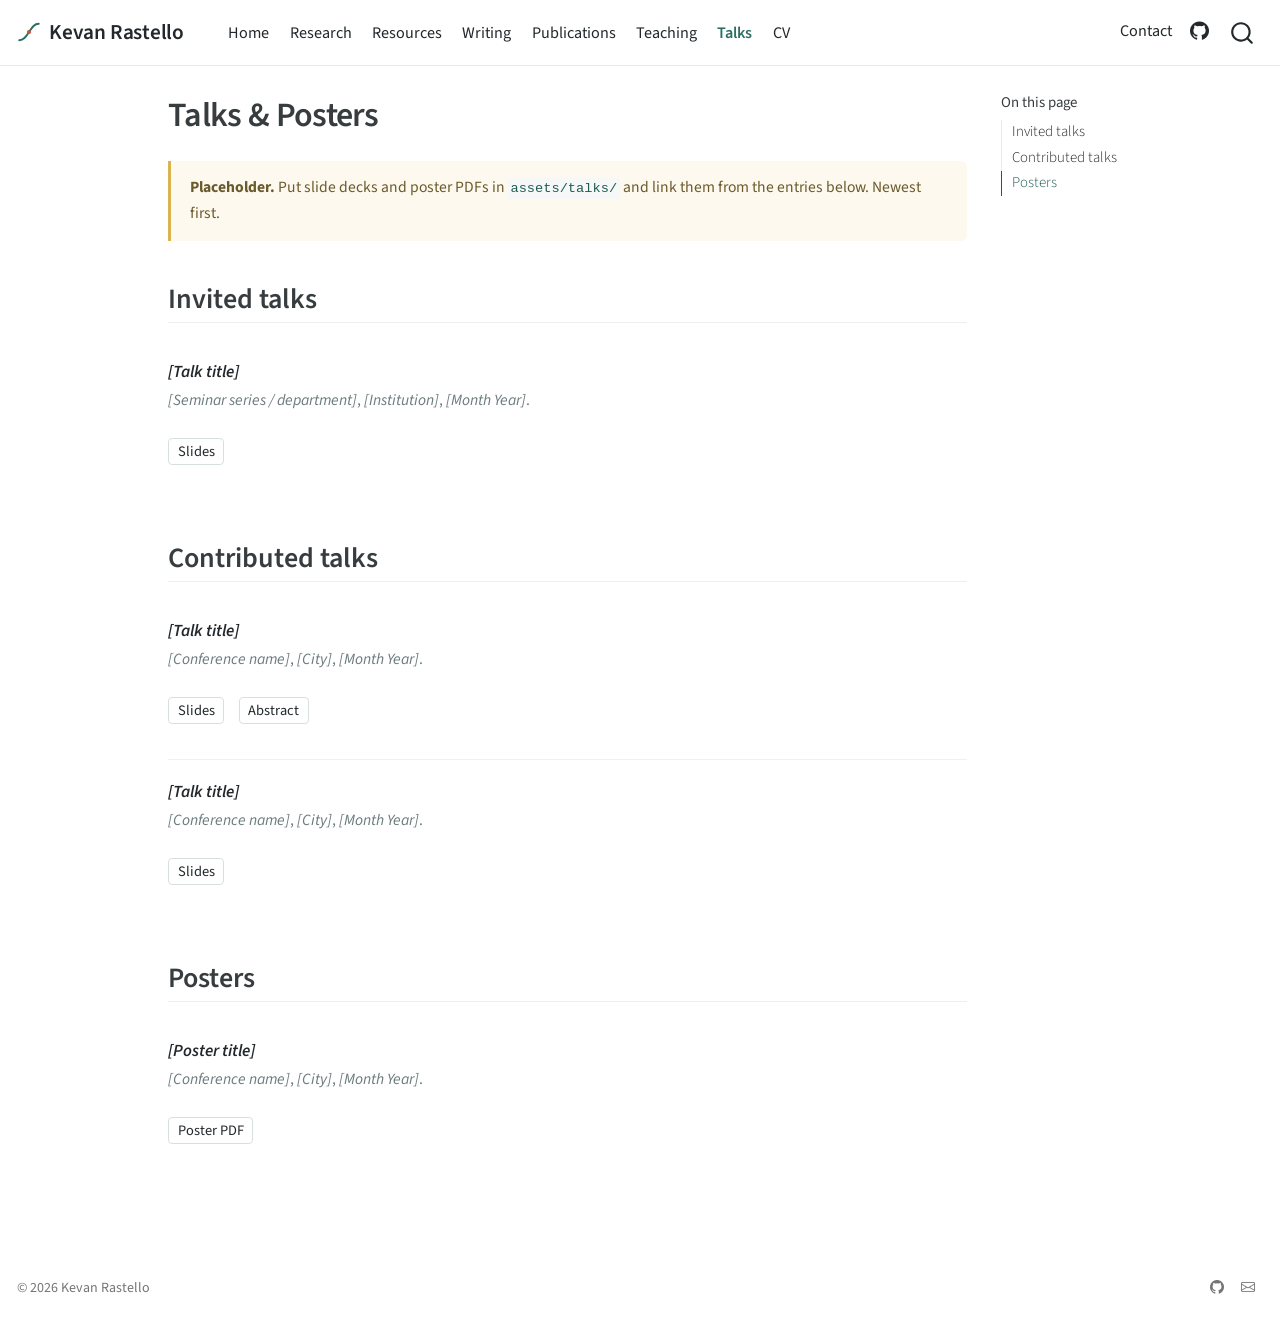
<file: docs/talks.html>
<!DOCTYPE html>
<html xmlns="http://www.w3.org/1999/xhtml" lang="en" xml:lang="en"><head>

<meta charset="utf-8">
<meta name="generator" content="quarto-1.3.450">

<meta name="viewport" content="width=device-width, initial-scale=1.0, user-scalable=yes">


<title>Kevan Rastello - Talks &amp; Posters</title>
<style>
code{white-space: pre-wrap;}
span.smallcaps{font-variant: small-caps;}
div.columns{display: flex; gap: min(4vw, 1.5em);}
div.column{flex: auto; overflow-x: auto;}
div.hanging-indent{margin-left: 1.5em; text-indent: -1.5em;}
ul.task-list{list-style: none;}
ul.task-list li input[type="checkbox"] {
  width: 0.8em;
  margin: 0 0.8em 0.2em -1em; /* quarto-specific, see https://github.com/quarto-dev/quarto-cli/issues/4556 */ 
  vertical-align: middle;
}
</style>


<script src="site_libs/quarto-nav/quarto-nav.js"></script>
<script src="site_libs/quarto-nav/headroom.min.js"></script>
<script src="site_libs/clipboard/clipboard.min.js"></script>
<script src="site_libs/quarto-search/autocomplete.umd.js"></script>
<script src="site_libs/quarto-search/fuse.min.js"></script>
<script src="site_libs/quarto-search/quarto-search.js"></script>
<meta name="quarto:offset" content="./">
<link href="./assets/favicon.svg" rel="icon" type="image/svg+xml">
<script src="site_libs/quarto-html/quarto.js"></script>
<script src="site_libs/quarto-html/popper.min.js"></script>
<script src="site_libs/quarto-html/tippy.umd.min.js"></script>
<script src="site_libs/quarto-html/anchor.min.js"></script>
<link href="site_libs/quarto-html/tippy.css" rel="stylesheet">
<link href="site_libs/quarto-html/quarto-syntax-highlighting.css" rel="stylesheet" id="quarto-text-highlighting-styles">
<script src="site_libs/bootstrap/bootstrap.min.js"></script>
<link href="site_libs/bootstrap/bootstrap-icons.css" rel="stylesheet">
<link href="site_libs/bootstrap/bootstrap.min.css" rel="stylesheet" id="quarto-bootstrap" data-mode="light">
<script id="quarto-search-options" type="application/json">{
  "location": "navbar",
  "copy-button": false,
  "collapse-after": 3,
  "panel-placement": "end",
  "type": "overlay",
  "limit": 20,
  "language": {
    "search-no-results-text": "No results",
    "search-matching-documents-text": "matching documents",
    "search-copy-link-title": "Copy link to search",
    "search-hide-matches-text": "Hide additional matches",
    "search-more-match-text": "more match in this document",
    "search-more-matches-text": "more matches in this document",
    "search-clear-button-title": "Clear",
    "search-detached-cancel-button-title": "Cancel",
    "search-submit-button-title": "Submit",
    "search-label": "Search"
  }
}</script>
<style>html{ scroll-behavior: smooth; }</style>


</head>

<body class="nav-fixed">

<div id="quarto-search-results"></div>
  <header id="quarto-header" class="headroom fixed-top">
    <nav class="navbar navbar-expand-lg navbar-dark ">
      <div class="navbar-container container-fluid">
      <div class="navbar-brand-container">
    <a href="./index.html" class="navbar-brand navbar-brand-logo">
    <img src="./assets/logo.svg" alt="" class="navbar-logo">
    </a>
    <a class="navbar-brand" href="./index.html">
    <span class="navbar-title">Kevan Rastello</span>
    </a>
  </div>
            <div id="quarto-search" class="" title="Search"></div>
          <button class="navbar-toggler" type="button" data-bs-toggle="collapse" data-bs-target="#navbarCollapse" aria-controls="navbarCollapse" aria-expanded="false" aria-label="Toggle navigation" onclick="if (window.quartoToggleHeadroom) { window.quartoToggleHeadroom(); }">
  <span class="navbar-toggler-icon"></span>
</button>
          <div class="collapse navbar-collapse" id="navbarCollapse">
            <ul class="navbar-nav navbar-nav-scroll me-auto">
  <li class="nav-item">
    <a class="nav-link" href="./index.html" rel="" target="">
 <span class="menu-text">Home</span></a>
  </li>  
  <li class="nav-item">
    <a class="nav-link" href="./research.html" rel="" target="">
 <span class="menu-text">Research</span></a>
  </li>  
  <li class="nav-item">
    <a class="nav-link" href="./resources/index.html" rel="" target="">
 <span class="menu-text">Resources</span></a>
  </li>  
  <li class="nav-item">
    <a class="nav-link" href="./writing/index.html" rel="" target="">
 <span class="menu-text">Writing</span></a>
  </li>  
  <li class="nav-item">
    <a class="nav-link" href="./publications.html" rel="" target="">
 <span class="menu-text">Publications</span></a>
  </li>  
  <li class="nav-item">
    <a class="nav-link" href="./teaching.html" rel="" target="">
 <span class="menu-text">Teaching</span></a>
  </li>  
  <li class="nav-item">
    <a class="nav-link active" href="./talks.html" rel="" target="" aria-current="page">
 <span class="menu-text">Talks</span></a>
  </li>  
  <li class="nav-item">
    <a class="nav-link" href="./cv.html" rel="" target="">
 <span class="menu-text">CV</span></a>
  </li>  
</ul>
            <ul class="navbar-nav navbar-nav-scroll ms-auto">
  <li class="nav-item">
    <a class="nav-link" href="./contact.html" rel="" target="">
 <span class="menu-text">Contact</span></a>
  </li>  
  <li class="nav-item compact">
    <a class="nav-link" href="https://github.com/KevanRastello" rel="" target=""><i class="bi bi-github" role="img" aria-label="GitHub">
</i> 
 <span class="menu-text"></span></a>
  </li>  
</ul>
            <div class="quarto-navbar-tools">
</div>
          </div> <!-- /navcollapse -->
      </div> <!-- /container-fluid -->
    </nav>
</header>
<!-- content -->
<div id="quarto-content" class="quarto-container page-columns page-rows-contents page-layout-article page-navbar">
<!-- sidebar -->
<!-- margin-sidebar -->
    <div id="quarto-margin-sidebar" class="sidebar margin-sidebar">
        <nav id="TOC" role="doc-toc" class="toc-active">
    <h2 id="toc-title">On this page</h2>
   
  <ul>
  <li><a href="#invited-talks" id="toc-invited-talks" class="nav-link active" data-scroll-target="#invited-talks">Invited talks</a></li>
  <li><a href="#contributed-talks" id="toc-contributed-talks" class="nav-link" data-scroll-target="#contributed-talks">Contributed talks</a></li>
  <li><a href="#posters" id="toc-posters" class="nav-link" data-scroll-target="#posters">Posters</a></li>
  </ul>
</nav>
    </div>
<!-- main -->
<main class="content" id="quarto-document-content">

<header id="title-block-header" class="quarto-title-block default">
<div class="quarto-title">
<h1 class="title">Talks &amp; Posters</h1>
</div>



<div class="quarto-title-meta">

    
  
    
  </div>
  

</header>

<div class="placeholder-note">
<p><strong>Placeholder.</strong> Put slide decks and poster PDFs in <code>assets/talks/</code> and link them from the entries below. Newest first.</p>
</div>
<section id="invited-talks" class="level2">
<h2 class="anchored" data-anchor-id="invited-talks">Invited talks</h2>
<div class="entry">
<p><span class="entry-title"><em>[Talk title]</em></span> <span class="entry-meta"><em>[Seminar series / department]</em>, <em>[Institution]</em>, <em>[Month Year]</em>.</span></p>
<div class="entry-links">
<p><a href="#" class="btn">Slides</a></p>
</div>
</div>
</section>
<section id="contributed-talks" class="level2">
<h2 class="anchored" data-anchor-id="contributed-talks">Contributed talks</h2>
<div class="entry">
<p><span class="entry-title"><em>[Talk title]</em></span> <span class="entry-meta"><em>[Conference name]</em>, <em>[City]</em>, <em>[Month Year]</em>.</span></p>
<div class="entry-links">
<p><a href="#" class="btn">Slides</a> <a href="#" class="btn">Abstract</a></p>
</div>
</div>
<div class="entry">
<p><span class="entry-title"><em>[Talk title]</em></span> <span class="entry-meta"><em>[Conference name]</em>, <em>[City]</em>, <em>[Month Year]</em>.</span></p>
<div class="entry-links">
<p><a href="#" class="btn">Slides</a></p>
</div>
</div>
</section>
<section id="posters" class="level2">
<h2 class="anchored" data-anchor-id="posters">Posters</h2>
<div class="entry">
<p><span class="entry-title"><em>[Poster title]</em></span> <span class="entry-meta"><em>[Conference name]</em>, <em>[City]</em>, <em>[Month Year]</em>.</span></p>
<div class="entry-links">
<p><a href="#" class="btn">Poster PDF</a></p>
</div>
</div>


</section>

</main> <!-- /main -->
<script id="quarto-html-after-body" type="application/javascript">
window.document.addEventListener("DOMContentLoaded", function (event) {
  const toggleBodyColorMode = (bsSheetEl) => {
    const mode = bsSheetEl.getAttribute("data-mode");
    const bodyEl = window.document.querySelector("body");
    if (mode === "dark") {
      bodyEl.classList.add("quarto-dark");
      bodyEl.classList.remove("quarto-light");
    } else {
      bodyEl.classList.add("quarto-light");
      bodyEl.classList.remove("quarto-dark");
    }
  }
  const toggleBodyColorPrimary = () => {
    const bsSheetEl = window.document.querySelector("link#quarto-bootstrap");
    if (bsSheetEl) {
      toggleBodyColorMode(bsSheetEl);
    }
  }
  toggleBodyColorPrimary();  
  const icon = "";
  const anchorJS = new window.AnchorJS();
  anchorJS.options = {
    placement: 'right',
    icon: icon
  };
  anchorJS.add('.anchored');
  const isCodeAnnotation = (el) => {
    for (const clz of el.classList) {
      if (clz.startsWith('code-annotation-')) {                     
        return true;
      }
    }
    return false;
  }
  const clipboard = new window.ClipboardJS('.code-copy-button', {
    text: function(trigger) {
      const codeEl = trigger.previousElementSibling.cloneNode(true);
      for (const childEl of codeEl.children) {
        if (isCodeAnnotation(childEl)) {
          childEl.remove();
        }
      }
      return codeEl.innerText;
    }
  });
  clipboard.on('success', function(e) {
    // button target
    const button = e.trigger;
    // don't keep focus
    button.blur();
    // flash "checked"
    button.classList.add('code-copy-button-checked');
    var currentTitle = button.getAttribute("title");
    button.setAttribute("title", "Copied!");
    let tooltip;
    if (window.bootstrap) {
      button.setAttribute("data-bs-toggle", "tooltip");
      button.setAttribute("data-bs-placement", "left");
      button.setAttribute("data-bs-title", "Copied!");
      tooltip = new bootstrap.Tooltip(button, 
        { trigger: "manual", 
          customClass: "code-copy-button-tooltip",
          offset: [0, -8]});
      tooltip.show();    
    }
    setTimeout(function() {
      if (tooltip) {
        tooltip.hide();
        button.removeAttribute("data-bs-title");
        button.removeAttribute("data-bs-toggle");
        button.removeAttribute("data-bs-placement");
      }
      button.setAttribute("title", currentTitle);
      button.classList.remove('code-copy-button-checked');
    }, 1000);
    // clear code selection
    e.clearSelection();
  });
  function tippyHover(el, contentFn) {
    const config = {
      allowHTML: true,
      content: contentFn,
      maxWidth: 500,
      delay: 100,
      arrow: false,
      appendTo: function(el) {
          return el.parentElement;
      },
      interactive: true,
      interactiveBorder: 10,
      theme: 'quarto',
      placement: 'bottom-start'
    };
    window.tippy(el, config); 
  }
  const noterefs = window.document.querySelectorAll('a[role="doc-noteref"]');
  for (var i=0; i<noterefs.length; i++) {
    const ref = noterefs[i];
    tippyHover(ref, function() {
      // use id or data attribute instead here
      let href = ref.getAttribute('data-footnote-href') || ref.getAttribute('href');
      try { href = new URL(href).hash; } catch {}
      const id = href.replace(/^#\/?/, "");
      const note = window.document.getElementById(id);
      return note.innerHTML;
    });
  }
      let selectedAnnoteEl;
      const selectorForAnnotation = ( cell, annotation) => {
        let cellAttr = 'data-code-cell="' + cell + '"';
        let lineAttr = 'data-code-annotation="' +  annotation + '"';
        const selector = 'span[' + cellAttr + '][' + lineAttr + ']';
        return selector;
      }
      const selectCodeLines = (annoteEl) => {
        const doc = window.document;
        const targetCell = annoteEl.getAttribute("data-target-cell");
        const targetAnnotation = annoteEl.getAttribute("data-target-annotation");
        const annoteSpan = window.document.querySelector(selectorForAnnotation(targetCell, targetAnnotation));
        const lines = annoteSpan.getAttribute("data-code-lines").split(",");
        const lineIds = lines.map((line) => {
          return targetCell + "-" + line;
        })
        let top = null;
        let height = null;
        let parent = null;
        if (lineIds.length > 0) {
            //compute the position of the single el (top and bottom and make a div)
            const el = window.document.getElementById(lineIds[0]);
            top = el.offsetTop;
            height = el.offsetHeight;
            parent = el.parentElement.parentElement;
          if (lineIds.length > 1) {
            const lastEl = window.document.getElementById(lineIds[lineIds.length - 1]);
            const bottom = lastEl.offsetTop + lastEl.offsetHeight;
            height = bottom - top;
          }
          if (top !== null && height !== null && parent !== null) {
            // cook up a div (if necessary) and position it 
            let div = window.document.getElementById("code-annotation-line-highlight");
            if (div === null) {
              div = window.document.createElement("div");
              div.setAttribute("id", "code-annotation-line-highlight");
              div.style.position = 'absolute';
              parent.appendChild(div);
            }
            div.style.top = top - 2 + "px";
            div.style.height = height + 4 + "px";
            let gutterDiv = window.document.getElementById("code-annotation-line-highlight-gutter");
            if (gutterDiv === null) {
              gutterDiv = window.document.createElement("div");
              gutterDiv.setAttribute("id", "code-annotation-line-highlight-gutter");
              gutterDiv.style.position = 'absolute';
              const codeCell = window.document.getElementById(targetCell);
              const gutter = codeCell.querySelector('.code-annotation-gutter');
              gutter.appendChild(gutterDiv);
            }
            gutterDiv.style.top = top - 2 + "px";
            gutterDiv.style.height = height + 4 + "px";
          }
          selectedAnnoteEl = annoteEl;
        }
      };
      const unselectCodeLines = () => {
        const elementsIds = ["code-annotation-line-highlight", "code-annotation-line-highlight-gutter"];
        elementsIds.forEach((elId) => {
          const div = window.document.getElementById(elId);
          if (div) {
            div.remove();
          }
        });
        selectedAnnoteEl = undefined;
      };
      // Attach click handler to the DT
      const annoteDls = window.document.querySelectorAll('dt[data-target-cell]');
      for (const annoteDlNode of annoteDls) {
        annoteDlNode.addEventListener('click', (event) => {
          const clickedEl = event.target;
          if (clickedEl !== selectedAnnoteEl) {
            unselectCodeLines();
            const activeEl = window.document.querySelector('dt[data-target-cell].code-annotation-active');
            if (activeEl) {
              activeEl.classList.remove('code-annotation-active');
            }
            selectCodeLines(clickedEl);
            clickedEl.classList.add('code-annotation-active');
          } else {
            // Unselect the line
            unselectCodeLines();
            clickedEl.classList.remove('code-annotation-active');
          }
        });
      }
  const findCites = (el) => {
    const parentEl = el.parentElement;
    if (parentEl) {
      const cites = parentEl.dataset.cites;
      if (cites) {
        return {
          el,
          cites: cites.split(' ')
        };
      } else {
        return findCites(el.parentElement)
      }
    } else {
      return undefined;
    }
  };
  var bibliorefs = window.document.querySelectorAll('a[role="doc-biblioref"]');
  for (var i=0; i<bibliorefs.length; i++) {
    const ref = bibliorefs[i];
    const citeInfo = findCites(ref);
    if (citeInfo) {
      tippyHover(citeInfo.el, function() {
        var popup = window.document.createElement('div');
        citeInfo.cites.forEach(function(cite) {
          var citeDiv = window.document.createElement('div');
          citeDiv.classList.add('hanging-indent');
          citeDiv.classList.add('csl-entry');
          var biblioDiv = window.document.getElementById('ref-' + cite);
          if (biblioDiv) {
            citeDiv.innerHTML = biblioDiv.innerHTML;
          }
          popup.appendChild(citeDiv);
        });
        return popup.innerHTML;
      });
    }
  }
    var localhostRegex = new RegExp(/^(?:http|https):\/\/localhost\:?[0-9]*\//);
      var filterRegex = new RegExp("https:\/\/kevanrastello\.github\.io");
    var isInternal = (href) => {
        return filterRegex.test(href) || localhostRegex.test(href);
    }
    // Inspect non-navigation links and adorn them if external
 	var links = window.document.querySelectorAll('a[href]:not(.nav-link):not(.navbar-brand):not(.toc-action):not(.sidebar-link):not(.sidebar-item-toggle):not(.pagination-link):not(.no-external):not([aria-hidden]):not(.dropdown-item)');
    for (var i=0; i<links.length; i++) {
      const link = links[i];
      if (!isInternal(link.href)) {
          // target, if specified
          link.setAttribute("target", "_blank");
      }
    }
});
</script>
</div> <!-- /content -->
<footer class="footer">
  <div class="nav-footer">
    <div class="nav-footer-left">© 2026 Kevan Rastello</div>   
    <div class="nav-footer-center">
      &nbsp;
    </div>
    <div class="nav-footer-right">
      <ul class="footer-items list-unstyled">
    <li class="nav-item compact">
    <a class="nav-link" href="https://github.com/KevanRastello">
      <i class="bi bi-github" role="img">
</i> 
    </a>
  </li>  
    <li class="nav-item compact">
    <a class="nav-link" href="mailto:kevan.rastello@gmail.com">
      <i class="bi bi-envelope" role="img">
</i> 
    </a>
  </li>  
</ul>
    </div>
  </div>
</footer>



<script src="site_libs/quarto-html/zenscroll-min.js"></script>
</body></html>
</file>
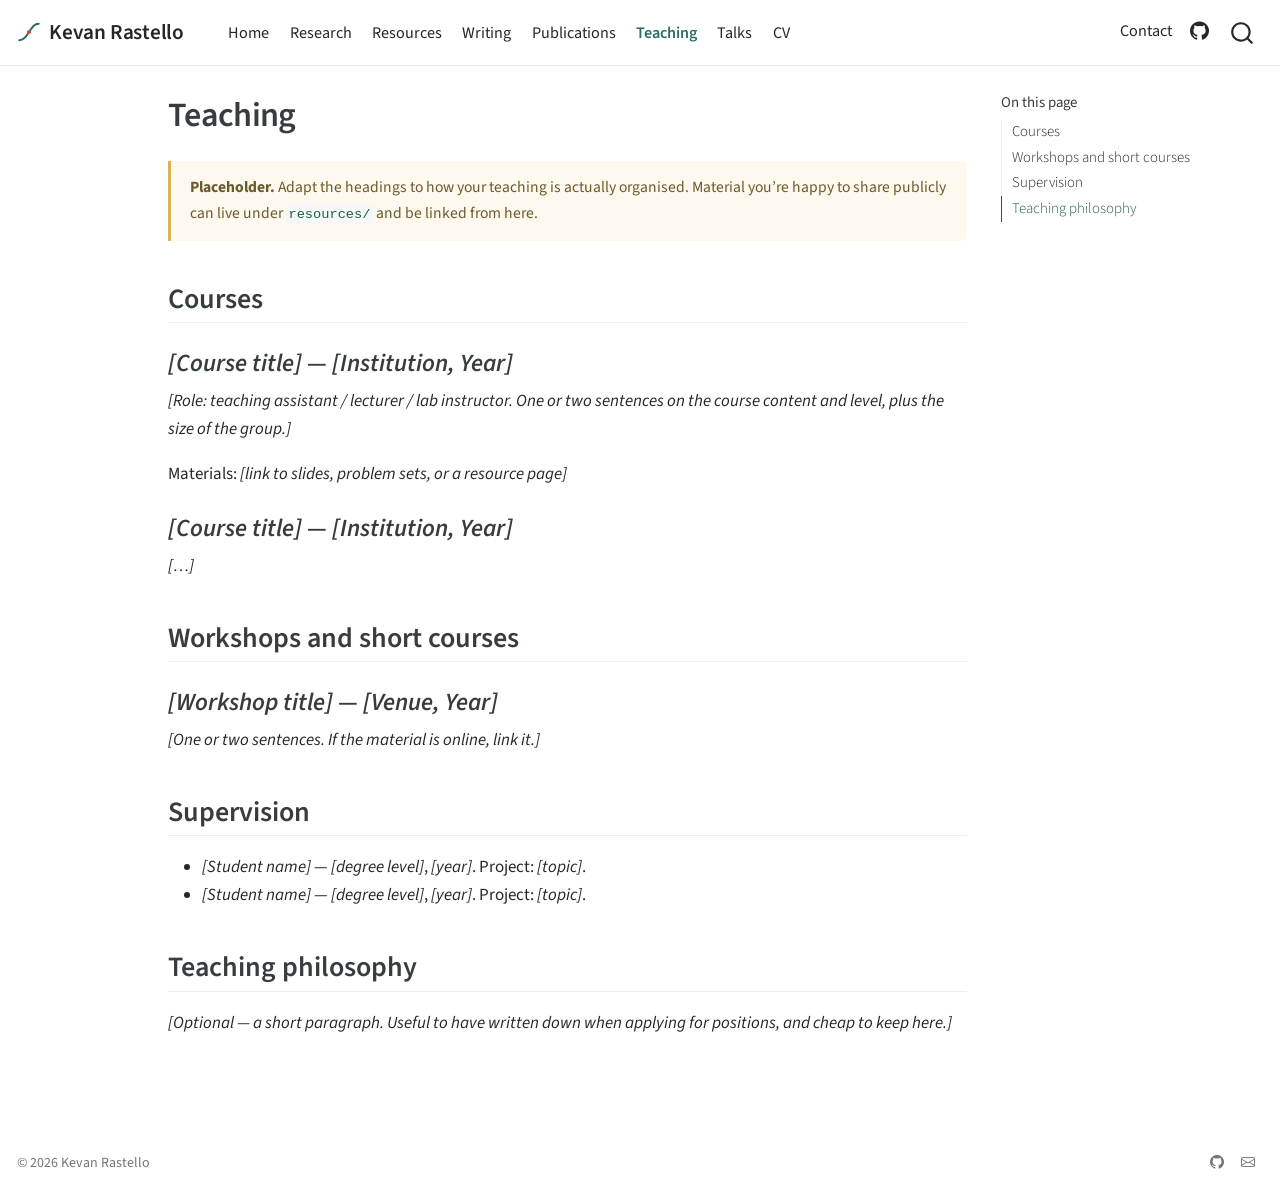
<file: docs/teaching.html>
<!DOCTYPE html>
<html xmlns="http://www.w3.org/1999/xhtml" lang="en" xml:lang="en"><head>

<meta charset="utf-8">
<meta name="generator" content="quarto-1.3.450">

<meta name="viewport" content="width=device-width, initial-scale=1.0, user-scalable=yes">


<title>Kevan Rastello - Teaching</title>
<style>
code{white-space: pre-wrap;}
span.smallcaps{font-variant: small-caps;}
div.columns{display: flex; gap: min(4vw, 1.5em);}
div.column{flex: auto; overflow-x: auto;}
div.hanging-indent{margin-left: 1.5em; text-indent: -1.5em;}
ul.task-list{list-style: none;}
ul.task-list li input[type="checkbox"] {
  width: 0.8em;
  margin: 0 0.8em 0.2em -1em; /* quarto-specific, see https://github.com/quarto-dev/quarto-cli/issues/4556 */ 
  vertical-align: middle;
}
</style>


<script src="site_libs/quarto-nav/quarto-nav.js"></script>
<script src="site_libs/quarto-nav/headroom.min.js"></script>
<script src="site_libs/clipboard/clipboard.min.js"></script>
<script src="site_libs/quarto-search/autocomplete.umd.js"></script>
<script src="site_libs/quarto-search/fuse.min.js"></script>
<script src="site_libs/quarto-search/quarto-search.js"></script>
<meta name="quarto:offset" content="./">
<link href="./assets/favicon.svg" rel="icon" type="image/svg+xml">
<script src="site_libs/quarto-html/quarto.js"></script>
<script src="site_libs/quarto-html/popper.min.js"></script>
<script src="site_libs/quarto-html/tippy.umd.min.js"></script>
<script src="site_libs/quarto-html/anchor.min.js"></script>
<link href="site_libs/quarto-html/tippy.css" rel="stylesheet">
<link href="site_libs/quarto-html/quarto-syntax-highlighting.css" rel="stylesheet" id="quarto-text-highlighting-styles">
<script src="site_libs/bootstrap/bootstrap.min.js"></script>
<link href="site_libs/bootstrap/bootstrap-icons.css" rel="stylesheet">
<link href="site_libs/bootstrap/bootstrap.min.css" rel="stylesheet" id="quarto-bootstrap" data-mode="light">
<script id="quarto-search-options" type="application/json">{
  "location": "navbar",
  "copy-button": false,
  "collapse-after": 3,
  "panel-placement": "end",
  "type": "overlay",
  "limit": 20,
  "language": {
    "search-no-results-text": "No results",
    "search-matching-documents-text": "matching documents",
    "search-copy-link-title": "Copy link to search",
    "search-hide-matches-text": "Hide additional matches",
    "search-more-match-text": "more match in this document",
    "search-more-matches-text": "more matches in this document",
    "search-clear-button-title": "Clear",
    "search-detached-cancel-button-title": "Cancel",
    "search-submit-button-title": "Submit",
    "search-label": "Search"
  }
}</script>
<style>html{ scroll-behavior: smooth; }</style>


</head>

<body class="nav-fixed">

<div id="quarto-search-results"></div>
  <header id="quarto-header" class="headroom fixed-top">
    <nav class="navbar navbar-expand-lg navbar-dark ">
      <div class="navbar-container container-fluid">
      <div class="navbar-brand-container">
    <a href="./index.html" class="navbar-brand navbar-brand-logo">
    <img src="./assets/logo.svg" alt="" class="navbar-logo">
    </a>
    <a class="navbar-brand" href="./index.html">
    <span class="navbar-title">Kevan Rastello</span>
    </a>
  </div>
            <div id="quarto-search" class="" title="Search"></div>
          <button class="navbar-toggler" type="button" data-bs-toggle="collapse" data-bs-target="#navbarCollapse" aria-controls="navbarCollapse" aria-expanded="false" aria-label="Toggle navigation" onclick="if (window.quartoToggleHeadroom) { window.quartoToggleHeadroom(); }">
  <span class="navbar-toggler-icon"></span>
</button>
          <div class="collapse navbar-collapse" id="navbarCollapse">
            <ul class="navbar-nav navbar-nav-scroll me-auto">
  <li class="nav-item">
    <a class="nav-link" href="./index.html" rel="" target="">
 <span class="menu-text">Home</span></a>
  </li>  
  <li class="nav-item">
    <a class="nav-link" href="./research.html" rel="" target="">
 <span class="menu-text">Research</span></a>
  </li>  
  <li class="nav-item">
    <a class="nav-link" href="./resources/index.html" rel="" target="">
 <span class="menu-text">Resources</span></a>
  </li>  
  <li class="nav-item">
    <a class="nav-link" href="./writing/index.html" rel="" target="">
 <span class="menu-text">Writing</span></a>
  </li>  
  <li class="nav-item">
    <a class="nav-link" href="./publications.html" rel="" target="">
 <span class="menu-text">Publications</span></a>
  </li>  
  <li class="nav-item">
    <a class="nav-link active" href="./teaching.html" rel="" target="" aria-current="page">
 <span class="menu-text">Teaching</span></a>
  </li>  
  <li class="nav-item">
    <a class="nav-link" href="./talks.html" rel="" target="">
 <span class="menu-text">Talks</span></a>
  </li>  
  <li class="nav-item">
    <a class="nav-link" href="./cv.html" rel="" target="">
 <span class="menu-text">CV</span></a>
  </li>  
</ul>
            <ul class="navbar-nav navbar-nav-scroll ms-auto">
  <li class="nav-item">
    <a class="nav-link" href="./contact.html" rel="" target="">
 <span class="menu-text">Contact</span></a>
  </li>  
  <li class="nav-item compact">
    <a class="nav-link" href="https://github.com/KevanRastello" rel="" target=""><i class="bi bi-github" role="img" aria-label="GitHub">
</i> 
 <span class="menu-text"></span></a>
  </li>  
</ul>
            <div class="quarto-navbar-tools">
</div>
          </div> <!-- /navcollapse -->
      </div> <!-- /container-fluid -->
    </nav>
</header>
<!-- content -->
<div id="quarto-content" class="quarto-container page-columns page-rows-contents page-layout-article page-navbar">
<!-- sidebar -->
<!-- margin-sidebar -->
    <div id="quarto-margin-sidebar" class="sidebar margin-sidebar">
        <nav id="TOC" role="doc-toc" class="toc-active">
    <h2 id="toc-title">On this page</h2>
   
  <ul>
  <li><a href="#courses" id="toc-courses" class="nav-link active" data-scroll-target="#courses">Courses</a>
  <ul class="collapse">
  <li><a href="#course-title-institution-year" id="toc-course-title-institution-year" class="nav-link" data-scroll-target="#course-title-institution-year"><em>[Course title]</em> — <em>[Institution, Year]</em></a></li>
  <li><a href="#course-title-institution-year-1" id="toc-course-title-institution-year-1" class="nav-link" data-scroll-target="#course-title-institution-year-1"><em>[Course title]</em> — <em>[Institution, Year]</em></a></li>
  </ul></li>
  <li><a href="#workshops-and-short-courses" id="toc-workshops-and-short-courses" class="nav-link" data-scroll-target="#workshops-and-short-courses">Workshops and short courses</a>
  <ul class="collapse">
  <li><a href="#workshop-title-venue-year" id="toc-workshop-title-venue-year" class="nav-link" data-scroll-target="#workshop-title-venue-year"><em>[Workshop title]</em> — <em>[Venue, Year]</em></a></li>
  </ul></li>
  <li><a href="#supervision" id="toc-supervision" class="nav-link" data-scroll-target="#supervision">Supervision</a></li>
  <li><a href="#teaching-philosophy" id="toc-teaching-philosophy" class="nav-link" data-scroll-target="#teaching-philosophy">Teaching philosophy</a></li>
  </ul>
</nav>
    </div>
<!-- main -->
<main class="content" id="quarto-document-content">

<header id="title-block-header" class="quarto-title-block default">
<div class="quarto-title">
<h1 class="title">Teaching</h1>
</div>



<div class="quarto-title-meta">

    
  
    
  </div>
  

</header>

<div class="placeholder-note">
<p><strong>Placeholder.</strong> Adapt the headings to how your teaching is actually organised. Material you’re happy to share publicly can live under <code>resources/</code> and be linked from here.</p>
</div>
<section id="courses" class="level2">
<h2 class="anchored" data-anchor-id="courses">Courses</h2>
<section id="course-title-institution-year" class="level3">
<h3 class="anchored" data-anchor-id="course-title-institution-year"><em>[Course title]</em> — <em>[Institution, Year]</em></h3>
<p><em>[Role: teaching assistant / lecturer / lab instructor. One or two sentences on the course content and level, plus the size of the group.]</em></p>
<p>Materials: <em>[link to slides, problem sets, or a resource page]</em></p>
</section>
<section id="course-title-institution-year-1" class="level3">
<h3 class="anchored" data-anchor-id="course-title-institution-year-1"><em>[Course title]</em> — <em>[Institution, Year]</em></h3>
<p><em>[…]</em></p>
</section>
</section>
<section id="workshops-and-short-courses" class="level2">
<h2 class="anchored" data-anchor-id="workshops-and-short-courses">Workshops and short courses</h2>
<section id="workshop-title-venue-year" class="level3">
<h3 class="anchored" data-anchor-id="workshop-title-venue-year"><em>[Workshop title]</em> — <em>[Venue, Year]</em></h3>
<p><em>[One or two sentences. If the material is online, link it.]</em></p>
</section>
</section>
<section id="supervision" class="level2">
<h2 class="anchored" data-anchor-id="supervision">Supervision</h2>
<ul>
<li><em>[Student name]</em> — <em>[degree level]</em>, <em>[year]</em>. Project: <em>[topic]</em>.</li>
<li><em>[Student name]</em> — <em>[degree level]</em>, <em>[year]</em>. Project: <em>[topic]</em>.</li>
</ul>
</section>
<section id="teaching-philosophy" class="level2">
<h2 class="anchored" data-anchor-id="teaching-philosophy">Teaching philosophy</h2>
<p><em>[Optional — a short paragraph. Useful to have written down when applying for positions, and cheap to keep here.]</em></p>


</section>

</main> <!-- /main -->
<script id="quarto-html-after-body" type="application/javascript">
window.document.addEventListener("DOMContentLoaded", function (event) {
  const toggleBodyColorMode = (bsSheetEl) => {
    const mode = bsSheetEl.getAttribute("data-mode");
    const bodyEl = window.document.querySelector("body");
    if (mode === "dark") {
      bodyEl.classList.add("quarto-dark");
      bodyEl.classList.remove("quarto-light");
    } else {
      bodyEl.classList.add("quarto-light");
      bodyEl.classList.remove("quarto-dark");
    }
  }
  const toggleBodyColorPrimary = () => {
    const bsSheetEl = window.document.querySelector("link#quarto-bootstrap");
    if (bsSheetEl) {
      toggleBodyColorMode(bsSheetEl);
    }
  }
  toggleBodyColorPrimary();  
  const icon = "";
  const anchorJS = new window.AnchorJS();
  anchorJS.options = {
    placement: 'right',
    icon: icon
  };
  anchorJS.add('.anchored');
  const isCodeAnnotation = (el) => {
    for (const clz of el.classList) {
      if (clz.startsWith('code-annotation-')) {                     
        return true;
      }
    }
    return false;
  }
  const clipboard = new window.ClipboardJS('.code-copy-button', {
    text: function(trigger) {
      const codeEl = trigger.previousElementSibling.cloneNode(true);
      for (const childEl of codeEl.children) {
        if (isCodeAnnotation(childEl)) {
          childEl.remove();
        }
      }
      return codeEl.innerText;
    }
  });
  clipboard.on('success', function(e) {
    // button target
    const button = e.trigger;
    // don't keep focus
    button.blur();
    // flash "checked"
    button.classList.add('code-copy-button-checked');
    var currentTitle = button.getAttribute("title");
    button.setAttribute("title", "Copied!");
    let tooltip;
    if (window.bootstrap) {
      button.setAttribute("data-bs-toggle", "tooltip");
      button.setAttribute("data-bs-placement", "left");
      button.setAttribute("data-bs-title", "Copied!");
      tooltip = new bootstrap.Tooltip(button, 
        { trigger: "manual", 
          customClass: "code-copy-button-tooltip",
          offset: [0, -8]});
      tooltip.show();    
    }
    setTimeout(function() {
      if (tooltip) {
        tooltip.hide();
        button.removeAttribute("data-bs-title");
        button.removeAttribute("data-bs-toggle");
        button.removeAttribute("data-bs-placement");
      }
      button.setAttribute("title", currentTitle);
      button.classList.remove('code-copy-button-checked');
    }, 1000);
    // clear code selection
    e.clearSelection();
  });
  function tippyHover(el, contentFn) {
    const config = {
      allowHTML: true,
      content: contentFn,
      maxWidth: 500,
      delay: 100,
      arrow: false,
      appendTo: function(el) {
          return el.parentElement;
      },
      interactive: true,
      interactiveBorder: 10,
      theme: 'quarto',
      placement: 'bottom-start'
    };
    window.tippy(el, config); 
  }
  const noterefs = window.document.querySelectorAll('a[role="doc-noteref"]');
  for (var i=0; i<noterefs.length; i++) {
    const ref = noterefs[i];
    tippyHover(ref, function() {
      // use id or data attribute instead here
      let href = ref.getAttribute('data-footnote-href') || ref.getAttribute('href');
      try { href = new URL(href).hash; } catch {}
      const id = href.replace(/^#\/?/, "");
      const note = window.document.getElementById(id);
      return note.innerHTML;
    });
  }
      let selectedAnnoteEl;
      const selectorForAnnotation = ( cell, annotation) => {
        let cellAttr = 'data-code-cell="' + cell + '"';
        let lineAttr = 'data-code-annotation="' +  annotation + '"';
        const selector = 'span[' + cellAttr + '][' + lineAttr + ']';
        return selector;
      }
      const selectCodeLines = (annoteEl) => {
        const doc = window.document;
        const targetCell = annoteEl.getAttribute("data-target-cell");
        const targetAnnotation = annoteEl.getAttribute("data-target-annotation");
        const annoteSpan = window.document.querySelector(selectorForAnnotation(targetCell, targetAnnotation));
        const lines = annoteSpan.getAttribute("data-code-lines").split(",");
        const lineIds = lines.map((line) => {
          return targetCell + "-" + line;
        })
        let top = null;
        let height = null;
        let parent = null;
        if (lineIds.length > 0) {
            //compute the position of the single el (top and bottom and make a div)
            const el = window.document.getElementById(lineIds[0]);
            top = el.offsetTop;
            height = el.offsetHeight;
            parent = el.parentElement.parentElement;
          if (lineIds.length > 1) {
            const lastEl = window.document.getElementById(lineIds[lineIds.length - 1]);
            const bottom = lastEl.offsetTop + lastEl.offsetHeight;
            height = bottom - top;
          }
          if (top !== null && height !== null && parent !== null) {
            // cook up a div (if necessary) and position it 
            let div = window.document.getElementById("code-annotation-line-highlight");
            if (div === null) {
              div = window.document.createElement("div");
              div.setAttribute("id", "code-annotation-line-highlight");
              div.style.position = 'absolute';
              parent.appendChild(div);
            }
            div.style.top = top - 2 + "px";
            div.style.height = height + 4 + "px";
            let gutterDiv = window.document.getElementById("code-annotation-line-highlight-gutter");
            if (gutterDiv === null) {
              gutterDiv = window.document.createElement("div");
              gutterDiv.setAttribute("id", "code-annotation-line-highlight-gutter");
              gutterDiv.style.position = 'absolute';
              const codeCell = window.document.getElementById(targetCell);
              const gutter = codeCell.querySelector('.code-annotation-gutter');
              gutter.appendChild(gutterDiv);
            }
            gutterDiv.style.top = top - 2 + "px";
            gutterDiv.style.height = height + 4 + "px";
          }
          selectedAnnoteEl = annoteEl;
        }
      };
      const unselectCodeLines = () => {
        const elementsIds = ["code-annotation-line-highlight", "code-annotation-line-highlight-gutter"];
        elementsIds.forEach((elId) => {
          const div = window.document.getElementById(elId);
          if (div) {
            div.remove();
          }
        });
        selectedAnnoteEl = undefined;
      };
      // Attach click handler to the DT
      const annoteDls = window.document.querySelectorAll('dt[data-target-cell]');
      for (const annoteDlNode of annoteDls) {
        annoteDlNode.addEventListener('click', (event) => {
          const clickedEl = event.target;
          if (clickedEl !== selectedAnnoteEl) {
            unselectCodeLines();
            const activeEl = window.document.querySelector('dt[data-target-cell].code-annotation-active');
            if (activeEl) {
              activeEl.classList.remove('code-annotation-active');
            }
            selectCodeLines(clickedEl);
            clickedEl.classList.add('code-annotation-active');
          } else {
            // Unselect the line
            unselectCodeLines();
            clickedEl.classList.remove('code-annotation-active');
          }
        });
      }
  const findCites = (el) => {
    const parentEl = el.parentElement;
    if (parentEl) {
      const cites = parentEl.dataset.cites;
      if (cites) {
        return {
          el,
          cites: cites.split(' ')
        };
      } else {
        return findCites(el.parentElement)
      }
    } else {
      return undefined;
    }
  };
  var bibliorefs = window.document.querySelectorAll('a[role="doc-biblioref"]');
  for (var i=0; i<bibliorefs.length; i++) {
    const ref = bibliorefs[i];
    const citeInfo = findCites(ref);
    if (citeInfo) {
      tippyHover(citeInfo.el, function() {
        var popup = window.document.createElement('div');
        citeInfo.cites.forEach(function(cite) {
          var citeDiv = window.document.createElement('div');
          citeDiv.classList.add('hanging-indent');
          citeDiv.classList.add('csl-entry');
          var biblioDiv = window.document.getElementById('ref-' + cite);
          if (biblioDiv) {
            citeDiv.innerHTML = biblioDiv.innerHTML;
          }
          popup.appendChild(citeDiv);
        });
        return popup.innerHTML;
      });
    }
  }
    var localhostRegex = new RegExp(/^(?:http|https):\/\/localhost\:?[0-9]*\//);
      var filterRegex = new RegExp("https:\/\/kevanrastello\.github\.io");
    var isInternal = (href) => {
        return filterRegex.test(href) || localhostRegex.test(href);
    }
    // Inspect non-navigation links and adorn them if external
 	var links = window.document.querySelectorAll('a[href]:not(.nav-link):not(.navbar-brand):not(.toc-action):not(.sidebar-link):not(.sidebar-item-toggle):not(.pagination-link):not(.no-external):not([aria-hidden]):not(.dropdown-item)');
    for (var i=0; i<links.length; i++) {
      const link = links[i];
      if (!isInternal(link.href)) {
          // target, if specified
          link.setAttribute("target", "_blank");
      }
    }
});
</script>
</div> <!-- /content -->
<footer class="footer">
  <div class="nav-footer">
    <div class="nav-footer-left">© 2026 Kevan Rastello</div>   
    <div class="nav-footer-center">
      &nbsp;
    </div>
    <div class="nav-footer-right">
      <ul class="footer-items list-unstyled">
    <li class="nav-item compact">
    <a class="nav-link" href="https://github.com/KevanRastello">
      <i class="bi bi-github" role="img">
</i> 
    </a>
  </li>  
    <li class="nav-item compact">
    <a class="nav-link" href="mailto:kevan.rastello@gmail.com">
      <i class="bi bi-envelope" role="img">
</i> 
    </a>
  </li>  
</ul>
    </div>
  </div>
</footer>



<script src="site_libs/quarto-html/zenscroll-min.js"></script>
</body></html>
</file>
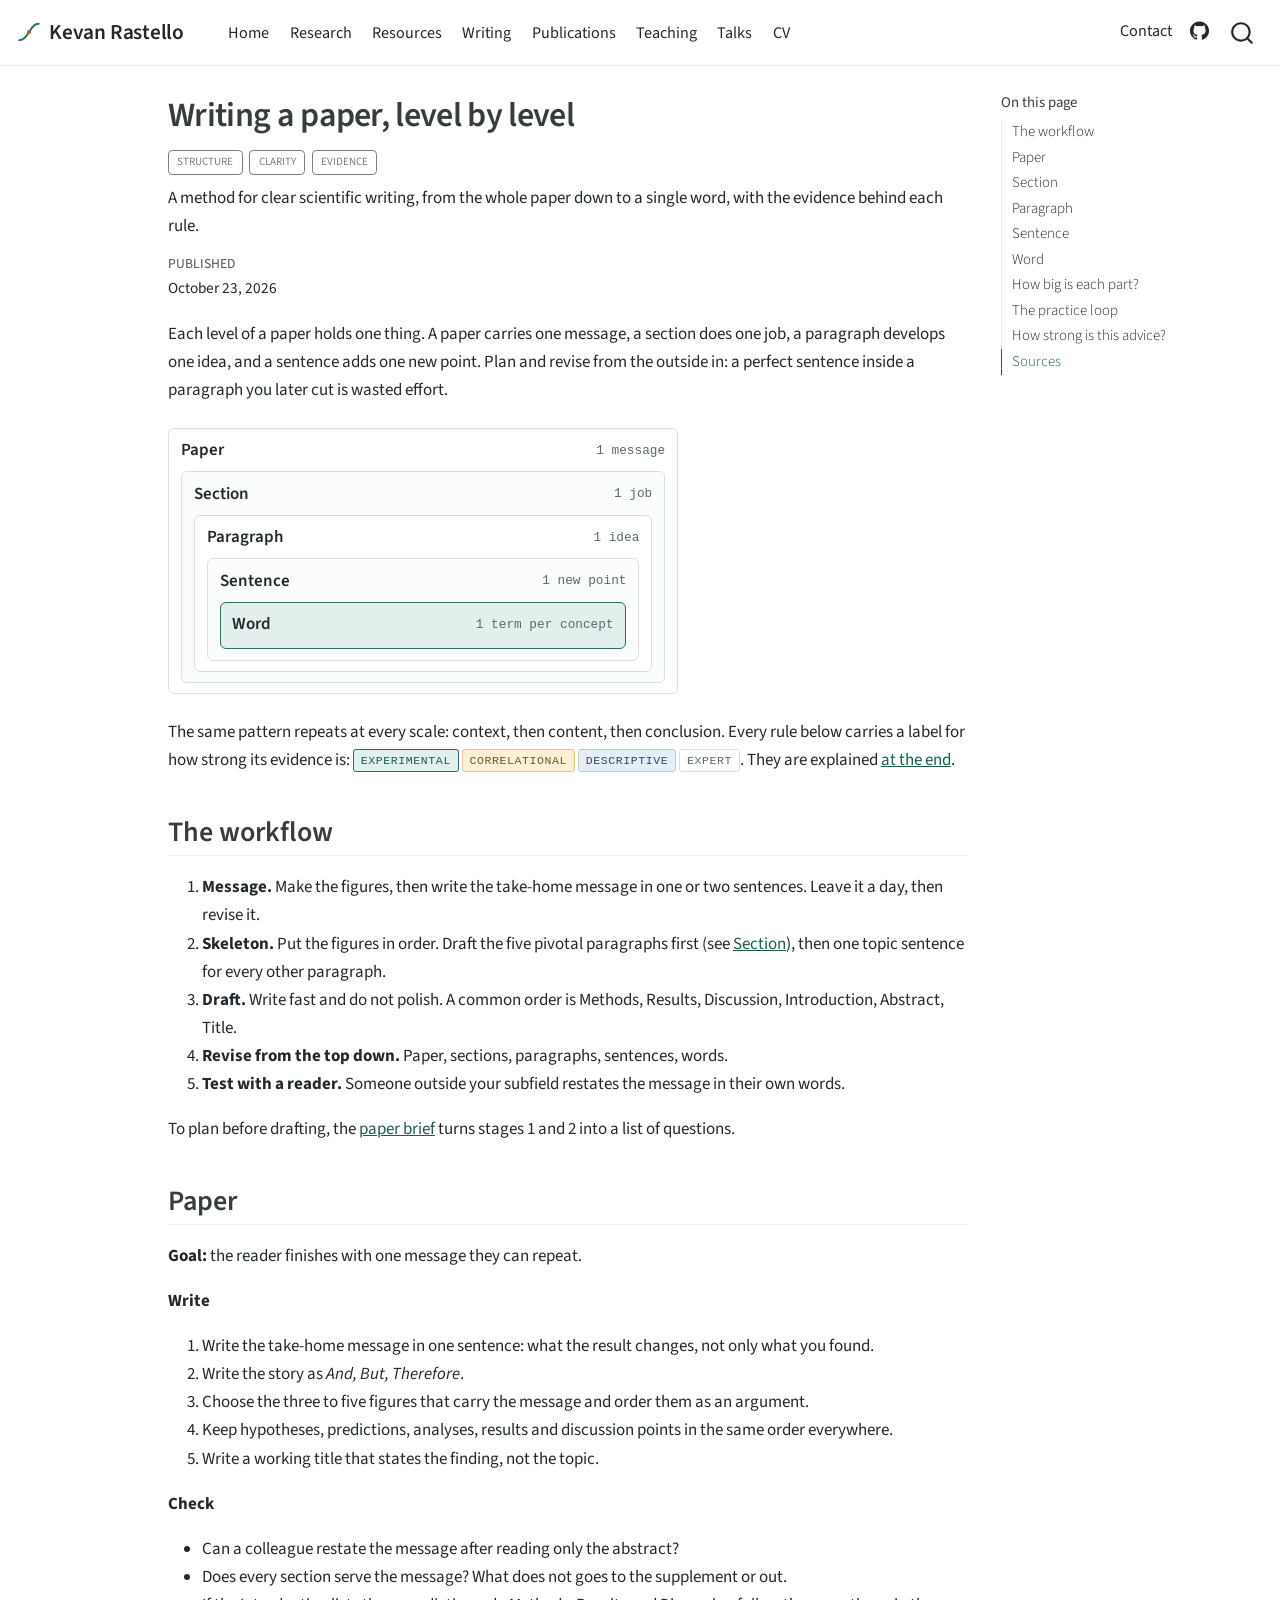
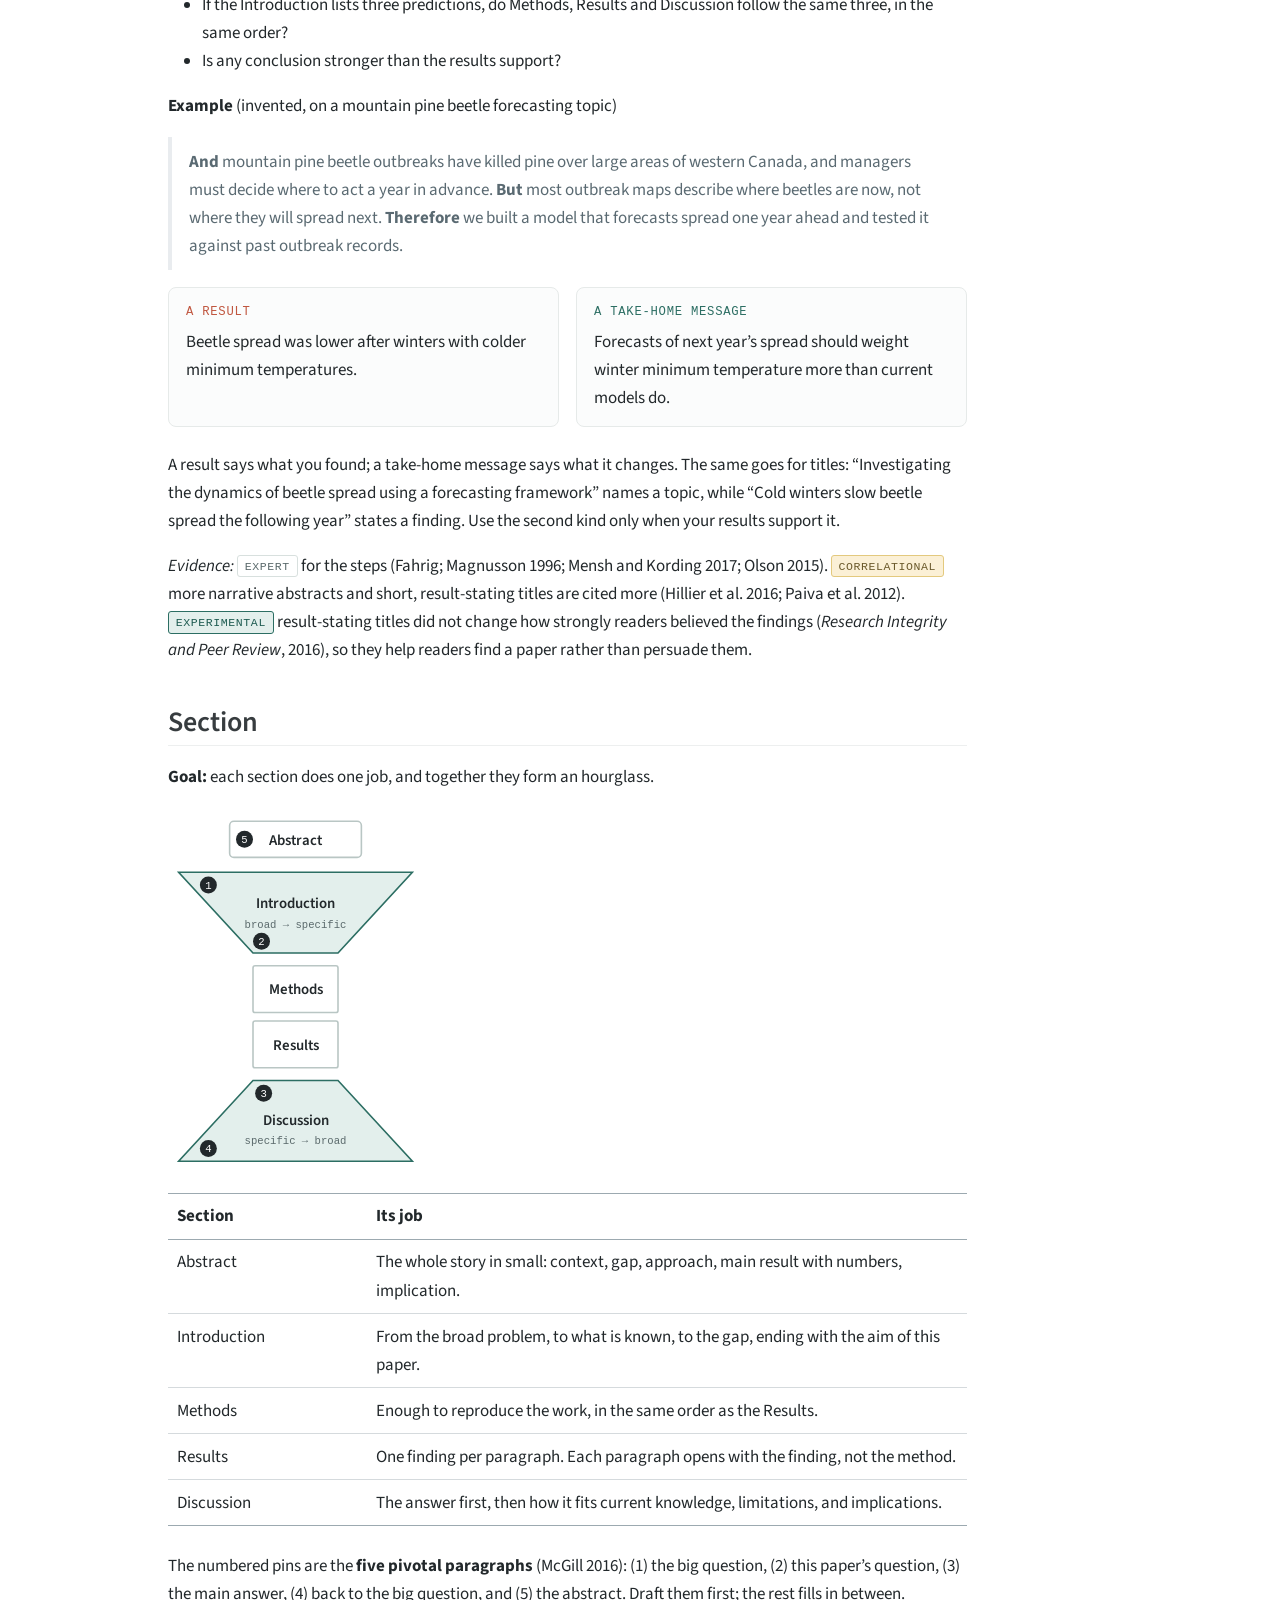
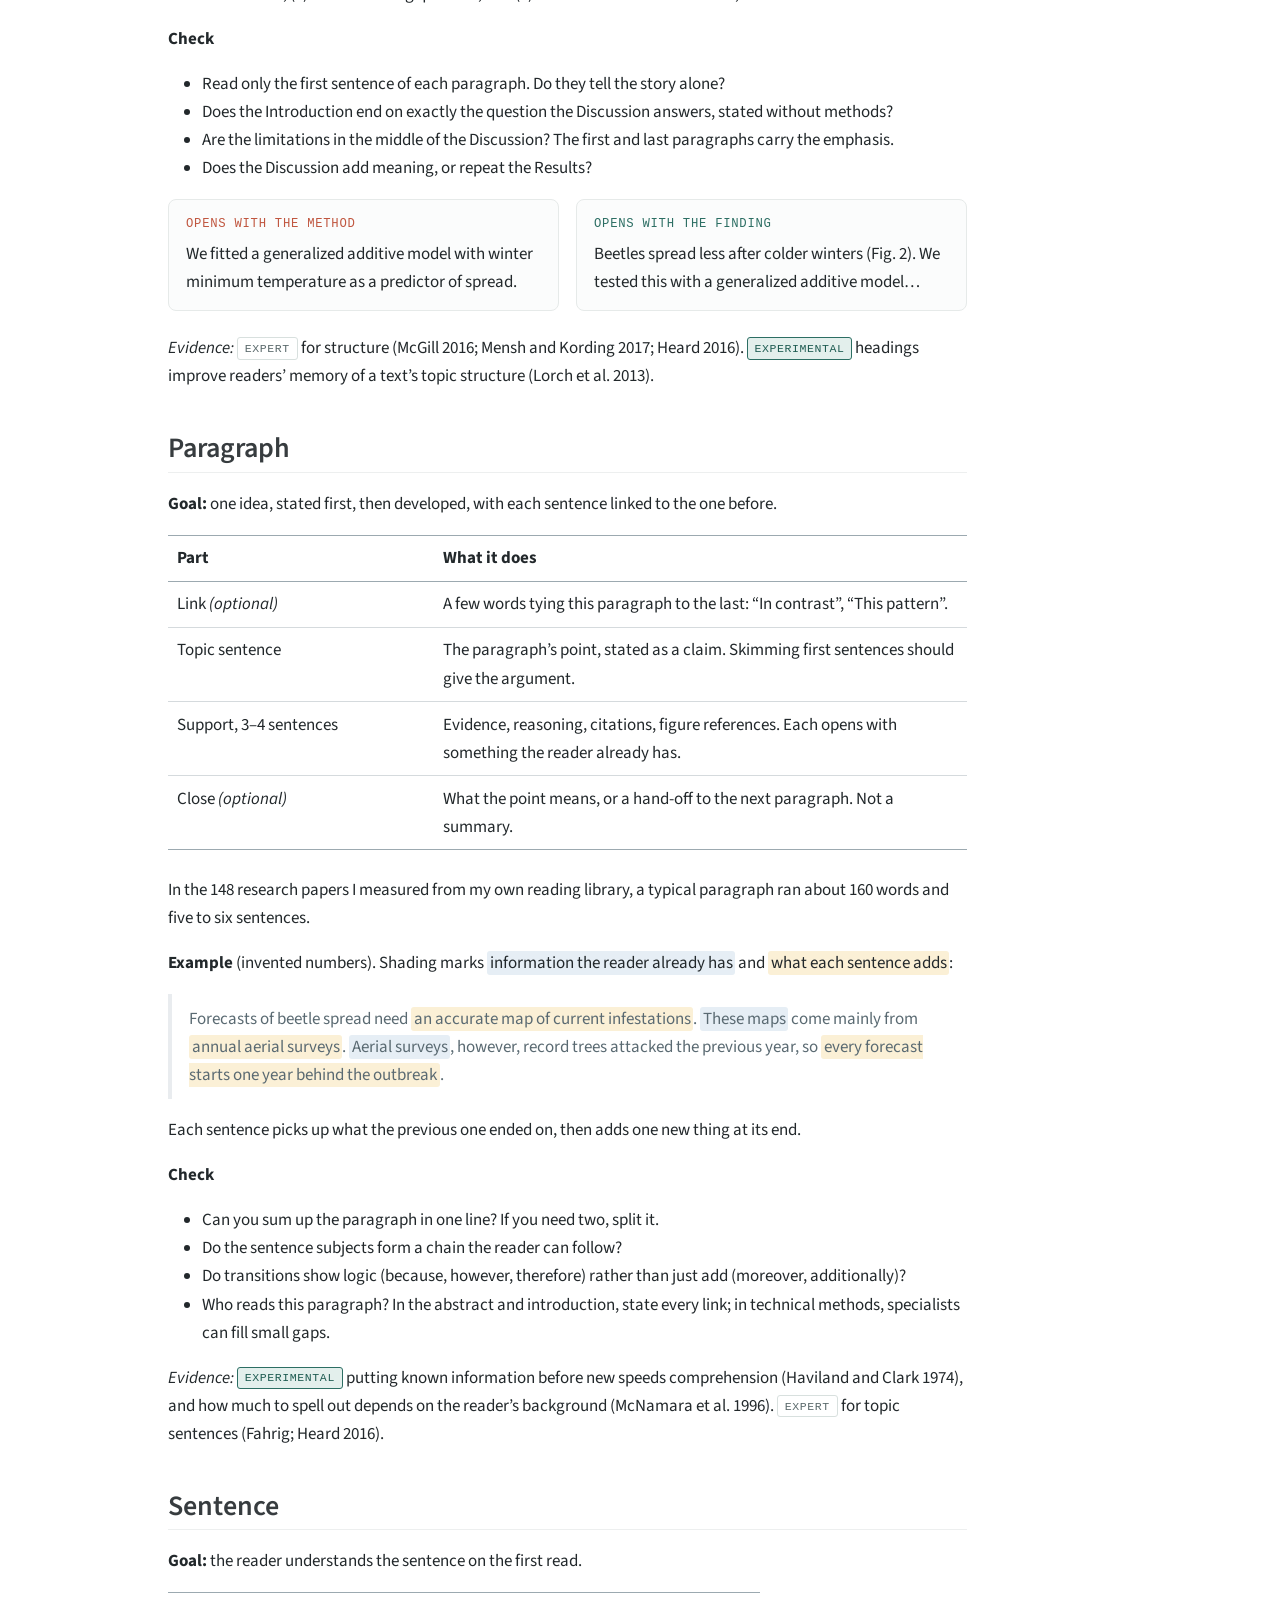
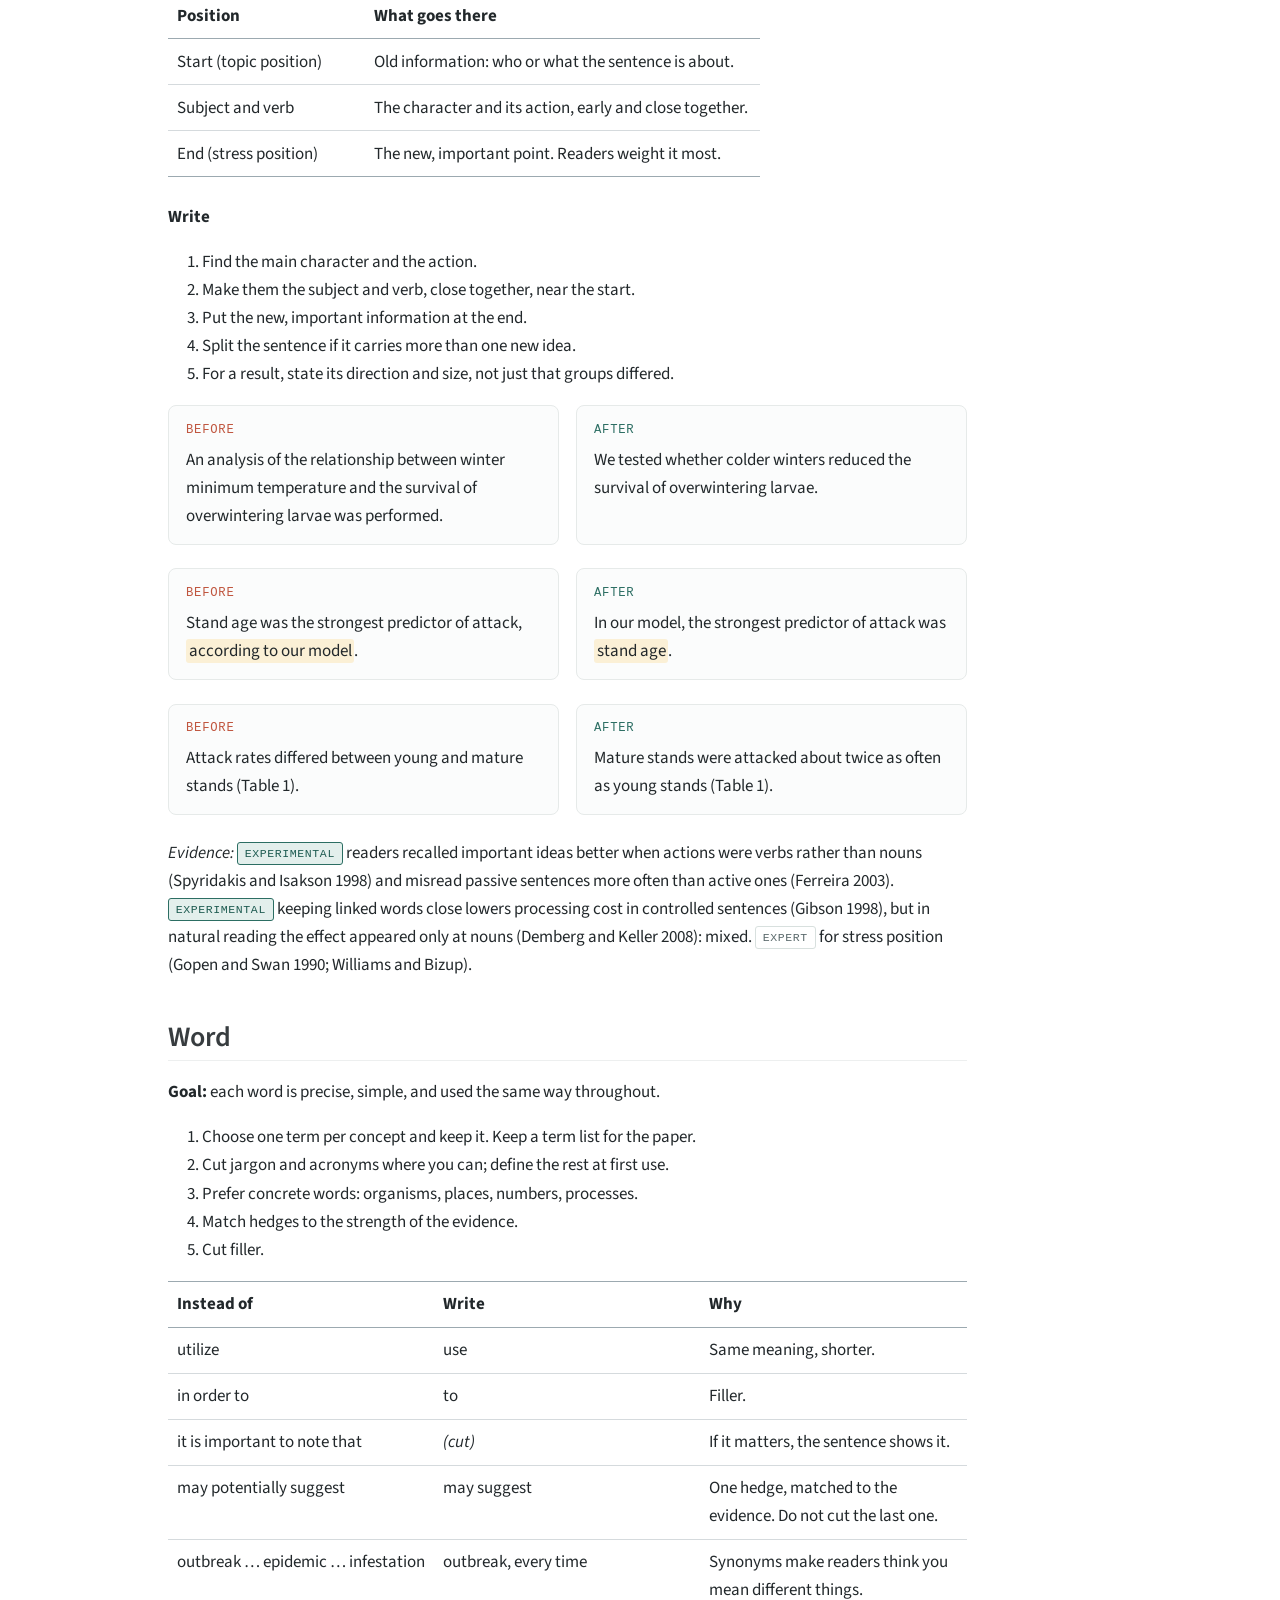
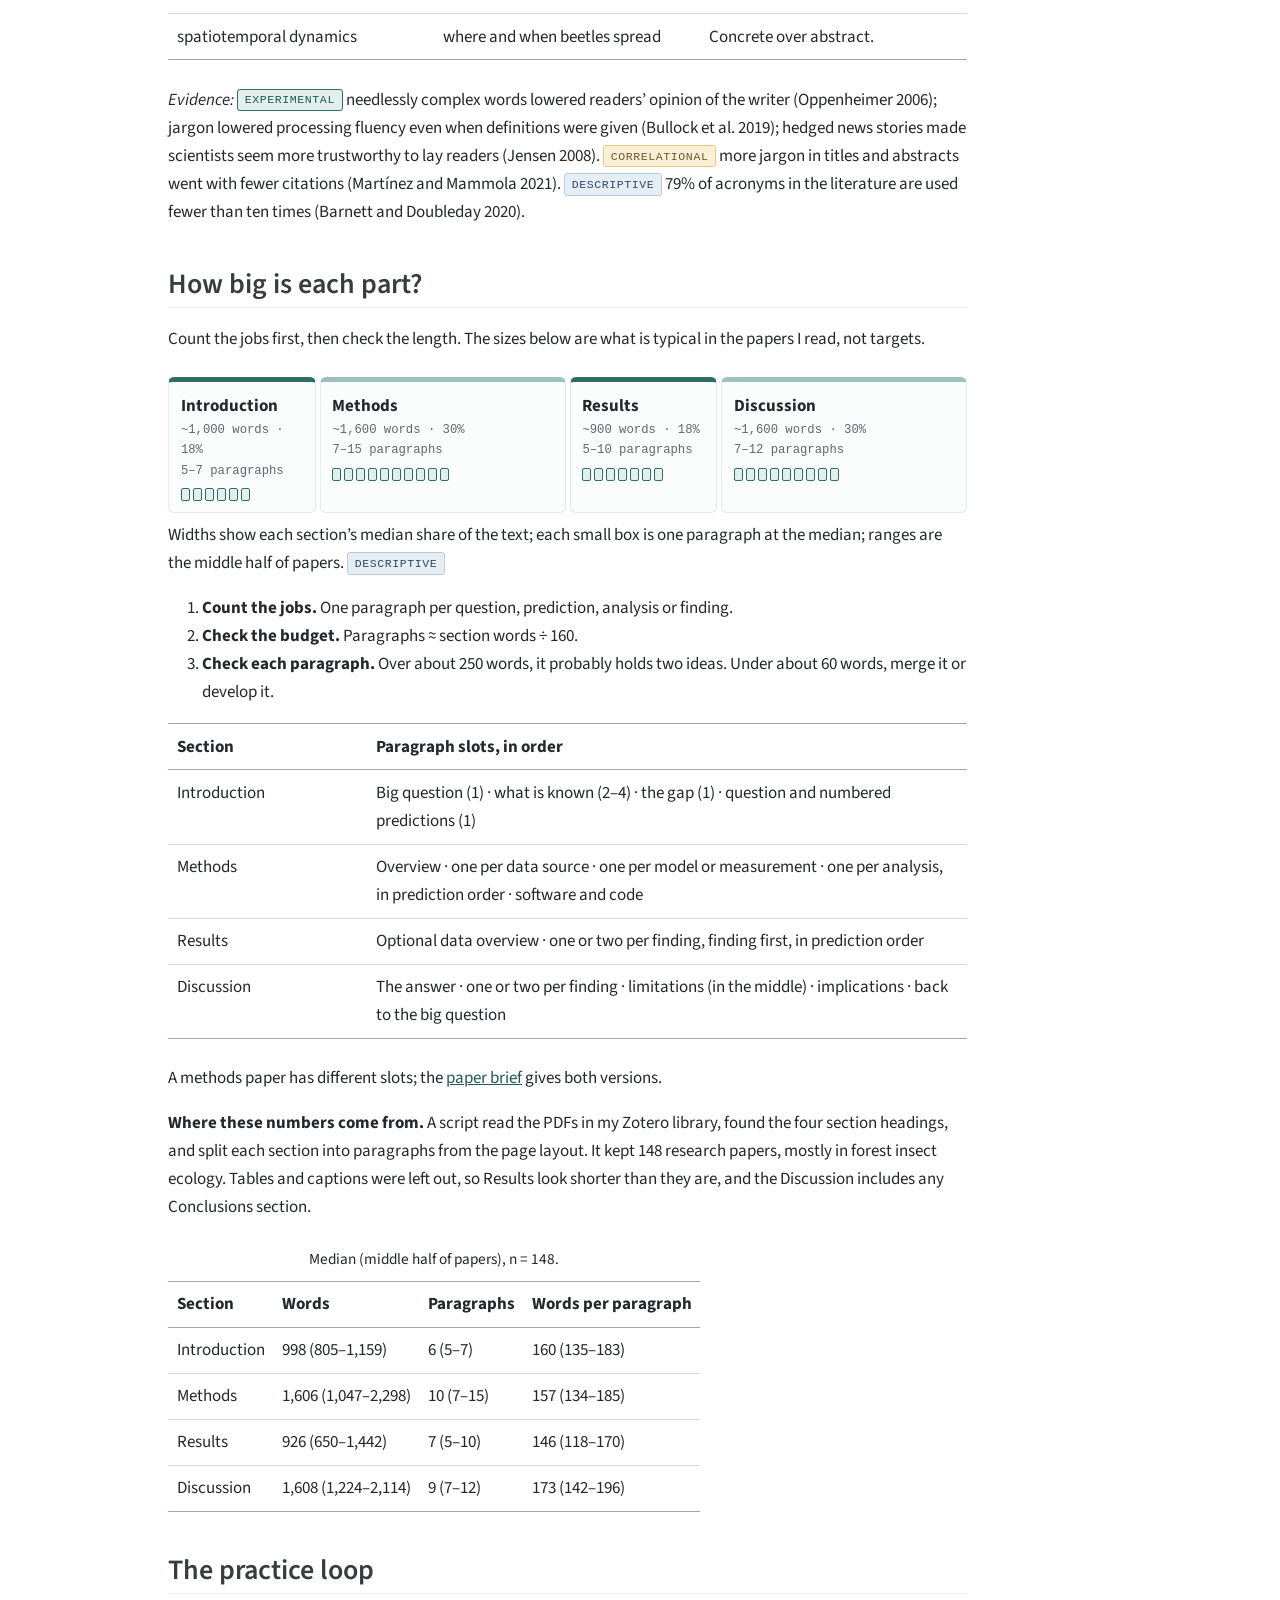
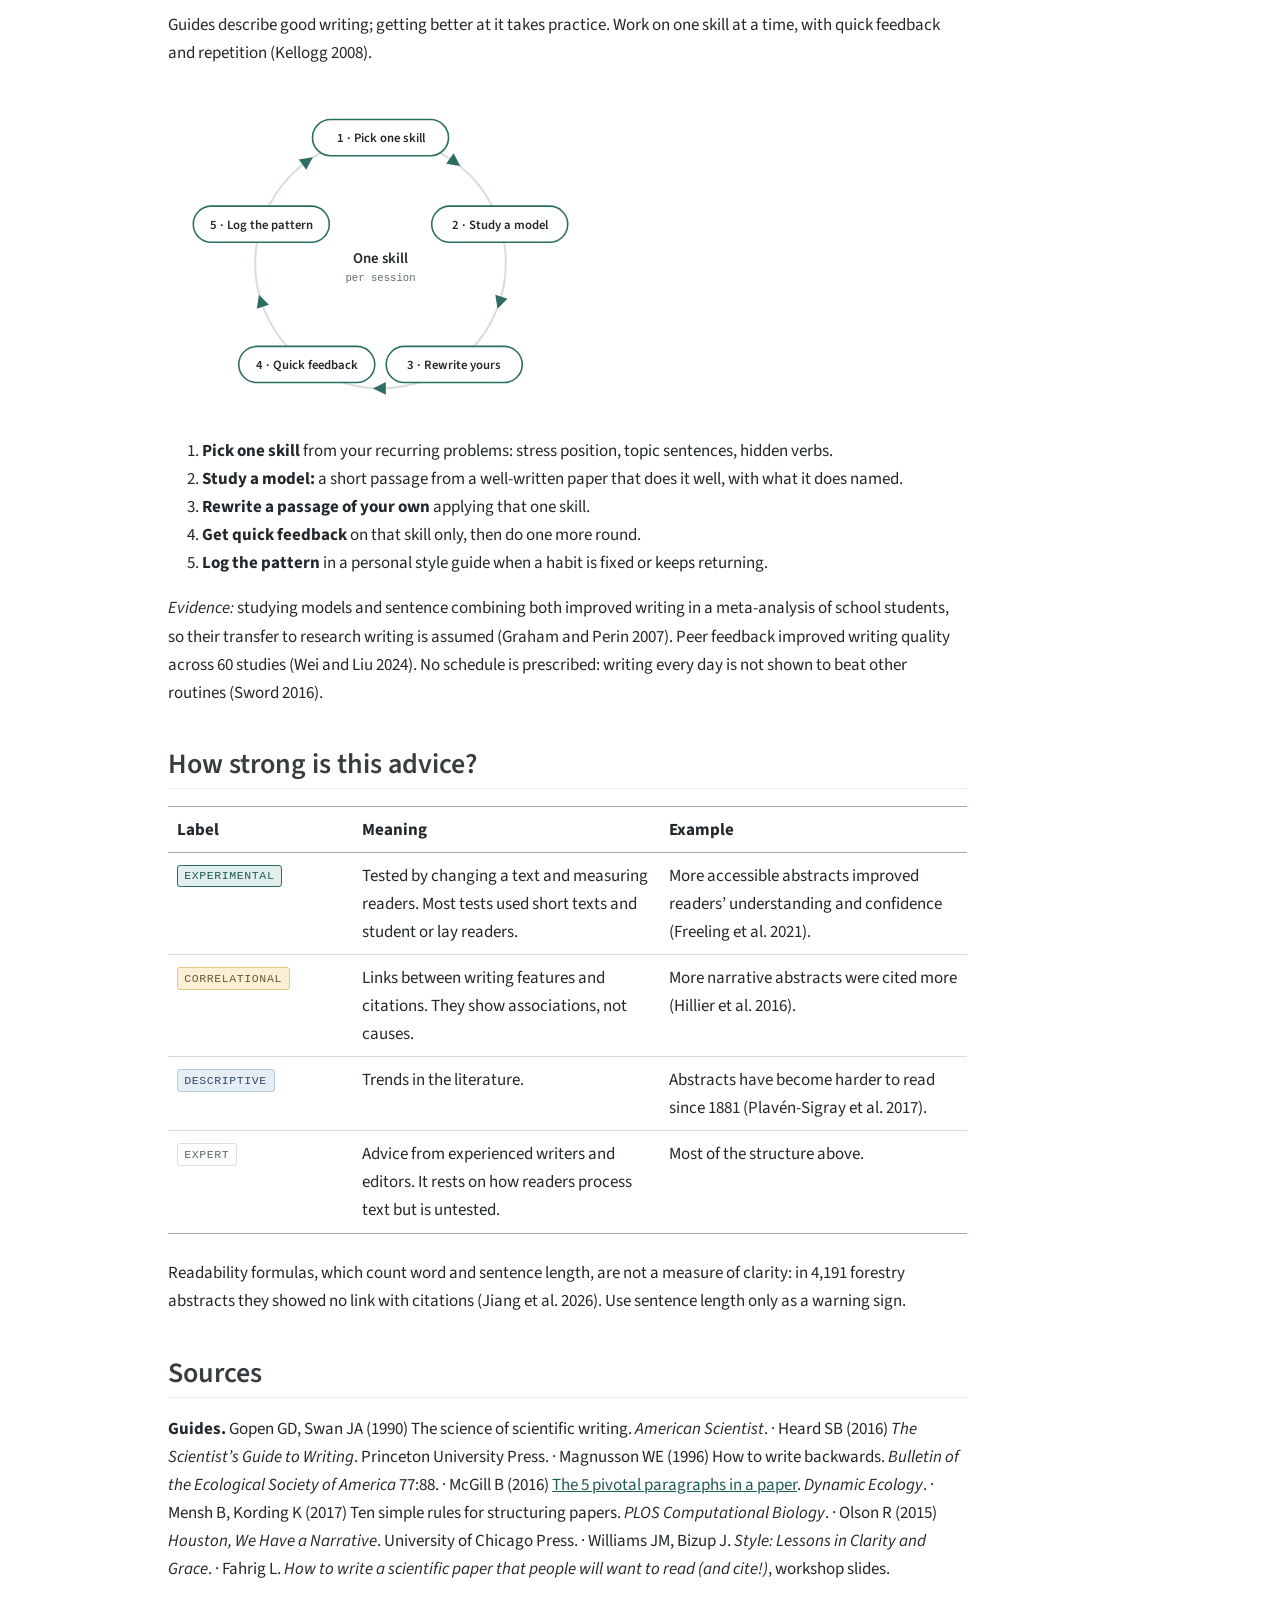
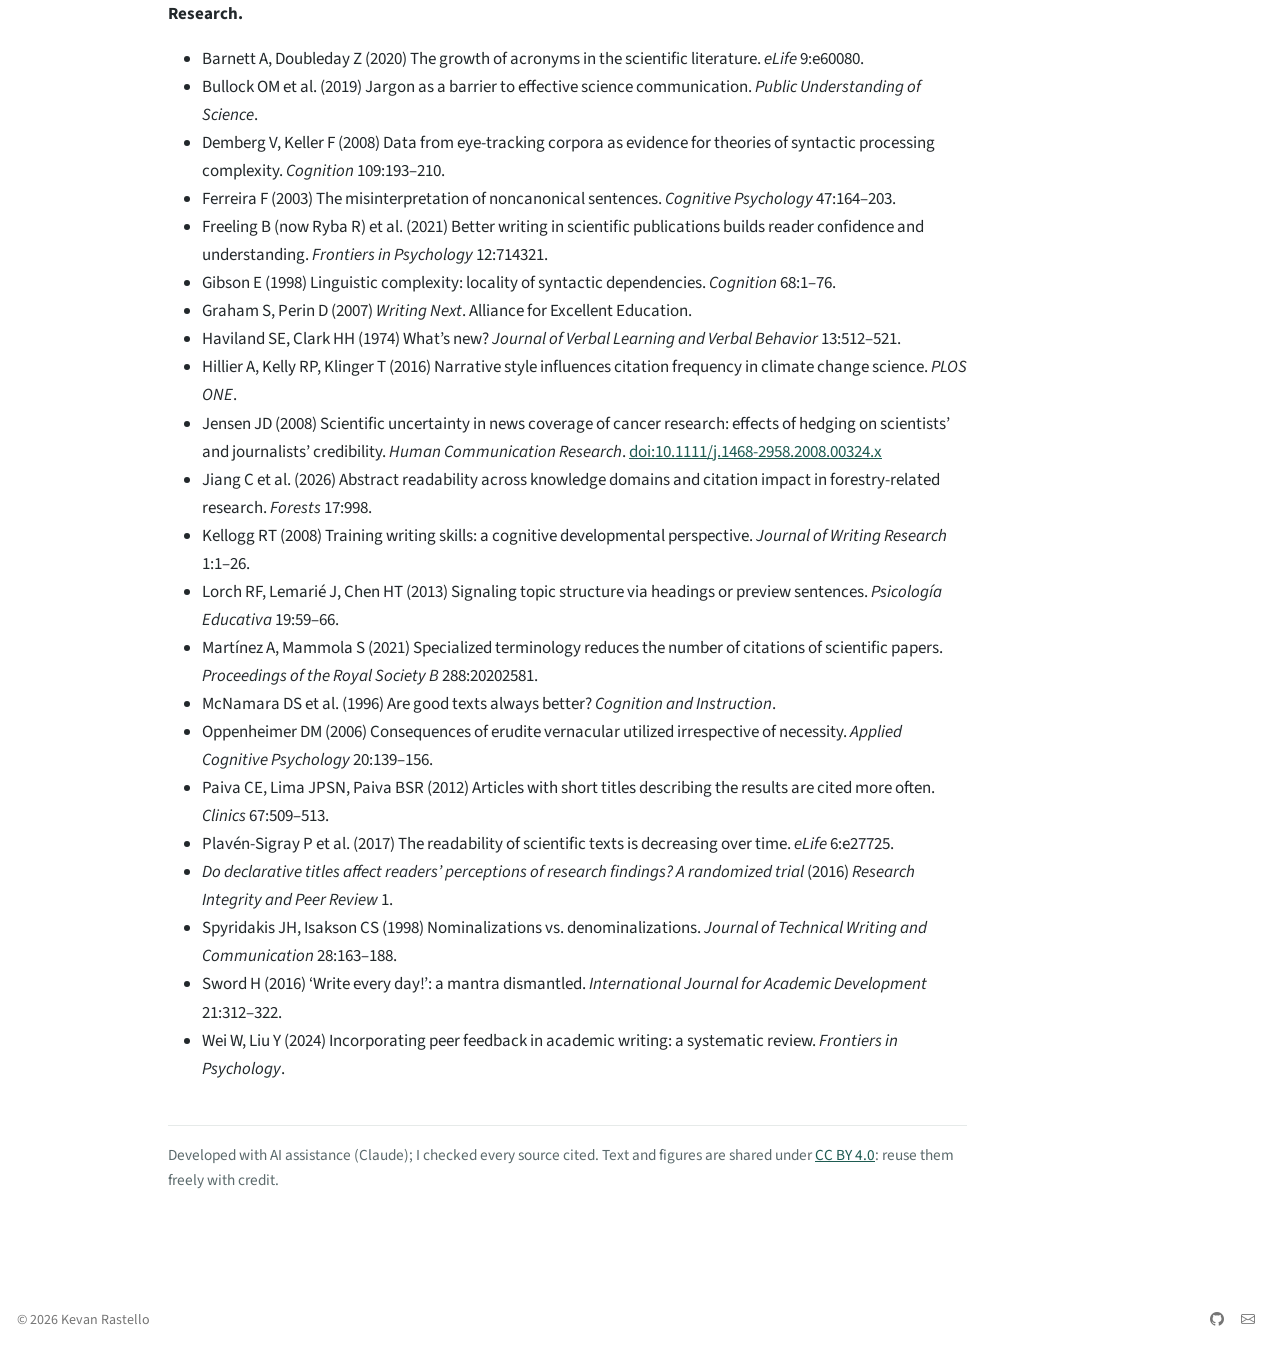
<file: docs/writing/level-by-level.html>
<!DOCTYPE html>
<html xmlns="http://www.w3.org/1999/xhtml" lang="en" xml:lang="en"><head>

<meta charset="utf-8">
<meta name="generator" content="quarto-1.3.450">

<meta name="viewport" content="width=device-width, initial-scale=1.0, user-scalable=yes">

<meta name="dcterms.date" content="2026-10-23">
<meta name="description" content="A method for clear scientific writing, from the whole paper down to a single word, with the evidence behind each rule.">

<title>Kevan Rastello - Writing a paper, level by level</title>
<style>
code{white-space: pre-wrap;}
span.smallcaps{font-variant: small-caps;}
div.columns{display: flex; gap: min(4vw, 1.5em);}
div.column{flex: auto; overflow-x: auto;}
div.hanging-indent{margin-left: 1.5em; text-indent: -1.5em;}
ul.task-list{list-style: none;}
ul.task-list li input[type="checkbox"] {
  width: 0.8em;
  margin: 0 0.8em 0.2em -1em; /* quarto-specific, see https://github.com/quarto-dev/quarto-cli/issues/4556 */ 
  vertical-align: middle;
}
</style>


<script src="../site_libs/quarto-nav/quarto-nav.js"></script>
<script src="../site_libs/quarto-nav/headroom.min.js"></script>
<script src="../site_libs/clipboard/clipboard.min.js"></script>
<script src="../site_libs/quarto-search/autocomplete.umd.js"></script>
<script src="../site_libs/quarto-search/fuse.min.js"></script>
<script src="../site_libs/quarto-search/quarto-search.js"></script>
<meta name="quarto:offset" content="../">
<link href="../assets/favicon.svg" rel="icon" type="image/svg+xml">
<script src="../site_libs/quarto-html/quarto.js"></script>
<script src="../site_libs/quarto-html/popper.min.js"></script>
<script src="../site_libs/quarto-html/tippy.umd.min.js"></script>
<script src="../site_libs/quarto-html/anchor.min.js"></script>
<link href="../site_libs/quarto-html/tippy.css" rel="stylesheet">
<link href="../site_libs/quarto-html/quarto-syntax-highlighting.css" rel="stylesheet" id="quarto-text-highlighting-styles">
<script src="../site_libs/bootstrap/bootstrap.min.js"></script>
<link href="../site_libs/bootstrap/bootstrap-icons.css" rel="stylesheet">
<link href="../site_libs/bootstrap/bootstrap.min.css" rel="stylesheet" id="quarto-bootstrap" data-mode="light">
<script id="quarto-search-options" type="application/json">{
  "location": "navbar",
  "copy-button": false,
  "collapse-after": 3,
  "panel-placement": "end",
  "type": "overlay",
  "limit": 20,
  "language": {
    "search-no-results-text": "No results",
    "search-matching-documents-text": "matching documents",
    "search-copy-link-title": "Copy link to search",
    "search-hide-matches-text": "Hide additional matches",
    "search-more-match-text": "more match in this document",
    "search-more-matches-text": "more matches in this document",
    "search-clear-button-title": "Clear",
    "search-detached-cancel-button-title": "Cancel",
    "search-submit-button-title": "Submit",
    "search-label": "Search"
  }
}</script>
<style>html{ scroll-behavior: smooth; }</style>


</head>

<body class="nav-fixed">

<div id="quarto-search-results"></div>
  <header id="quarto-header" class="headroom fixed-top">
    <nav class="navbar navbar-expand-lg navbar-dark ">
      <div class="navbar-container container-fluid">
      <div class="navbar-brand-container">
    <a href="../index.html" class="navbar-brand navbar-brand-logo">
    <img src="../assets/logo.svg" alt="" class="navbar-logo">
    </a>
    <a class="navbar-brand" href="../index.html">
    <span class="navbar-title">Kevan Rastello</span>
    </a>
  </div>
            <div id="quarto-search" class="" title="Search"></div>
          <button class="navbar-toggler" type="button" data-bs-toggle="collapse" data-bs-target="#navbarCollapse" aria-controls="navbarCollapse" aria-expanded="false" aria-label="Toggle navigation" onclick="if (window.quartoToggleHeadroom) { window.quartoToggleHeadroom(); }">
  <span class="navbar-toggler-icon"></span>
</button>
          <div class="collapse navbar-collapse" id="navbarCollapse">
            <ul class="navbar-nav navbar-nav-scroll me-auto">
  <li class="nav-item">
    <a class="nav-link" href="../index.html" rel="" target="">
 <span class="menu-text">Home</span></a>
  </li>  
  <li class="nav-item">
    <a class="nav-link" href="../research.html" rel="" target="">
 <span class="menu-text">Research</span></a>
  </li>  
  <li class="nav-item">
    <a class="nav-link" href="../resources/index.html" rel="" target="">
 <span class="menu-text">Resources</span></a>
  </li>  
  <li class="nav-item">
    <a class="nav-link" href="../writing/index.html" rel="" target="">
 <span class="menu-text">Writing</span></a>
  </li>  
  <li class="nav-item">
    <a class="nav-link" href="../publications.html" rel="" target="">
 <span class="menu-text">Publications</span></a>
  </li>  
  <li class="nav-item">
    <a class="nav-link" href="../teaching.html" rel="" target="">
 <span class="menu-text">Teaching</span></a>
  </li>  
  <li class="nav-item">
    <a class="nav-link" href="../talks.html" rel="" target="">
 <span class="menu-text">Talks</span></a>
  </li>  
  <li class="nav-item">
    <a class="nav-link" href="../cv.html" rel="" target="">
 <span class="menu-text">CV</span></a>
  </li>  
</ul>
            <ul class="navbar-nav navbar-nav-scroll ms-auto">
  <li class="nav-item">
    <a class="nav-link" href="../contact.html" rel="" target="">
 <span class="menu-text">Contact</span></a>
  </li>  
  <li class="nav-item compact">
    <a class="nav-link" href="https://github.com/KevanRastello" rel="" target=""><i class="bi bi-github" role="img" aria-label="GitHub">
</i> 
 <span class="menu-text"></span></a>
  </li>  
</ul>
            <div class="quarto-navbar-tools">
</div>
          </div> <!-- /navcollapse -->
      </div> <!-- /container-fluid -->
    </nav>
</header>
<!-- content -->
<div id="quarto-content" class="quarto-container page-columns page-rows-contents page-layout-article page-navbar">
<!-- sidebar -->
<!-- margin-sidebar -->
    <div id="quarto-margin-sidebar" class="sidebar margin-sidebar">
        <nav id="TOC" role="doc-toc" class="toc-active">
    <h2 id="toc-title">On this page</h2>
   
  <ul>
  <li><a href="#the-workflow" id="toc-the-workflow" class="nav-link active" data-scroll-target="#the-workflow">The workflow</a></li>
  <li><a href="#paper" id="toc-paper" class="nav-link" data-scroll-target="#paper">Paper</a></li>
  <li><a href="#section" id="toc-section" class="nav-link" data-scroll-target="#section">Section</a></li>
  <li><a href="#paragraph" id="toc-paragraph" class="nav-link" data-scroll-target="#paragraph">Paragraph</a></li>
  <li><a href="#sentence" id="toc-sentence" class="nav-link" data-scroll-target="#sentence">Sentence</a></li>
  <li><a href="#word" id="toc-word" class="nav-link" data-scroll-target="#word">Word</a></li>
  <li><a href="#how-big-is-each-part" id="toc-how-big-is-each-part" class="nav-link" data-scroll-target="#how-big-is-each-part">How big is each part?</a></li>
  <li><a href="#the-practice-loop" id="toc-the-practice-loop" class="nav-link" data-scroll-target="#the-practice-loop">The practice loop</a></li>
  <li><a href="#how-strong-is-this-advice" id="toc-how-strong-is-this-advice" class="nav-link" data-scroll-target="#how-strong-is-this-advice">How strong is this advice?</a></li>
  <li><a href="#sources" id="toc-sources" class="nav-link" data-scroll-target="#sources">Sources</a></li>
  </ul>
</nav>
    </div>
<!-- main -->
<main class="content" id="quarto-document-content">

<header id="title-block-header" class="quarto-title-block default">
<div class="quarto-title">
<h1 class="title">Writing a paper, level by level</h1>
  <div class="quarto-categories">
    <div class="quarto-category">structure</div>
    <div class="quarto-category">clarity</div>
    <div class="quarto-category">evidence</div>
  </div>
  </div>

<div>
  <div class="description">
    A method for clear scientific writing, from the whole paper down to a single word, with the evidence behind each rule.
  </div>
</div>


<div class="quarto-title-meta">

    
    <div>
    <div class="quarto-title-meta-heading">Published</div>
    <div class="quarto-title-meta-contents">
      <p class="date">October 23, 2026</p>
    </div>
  </div>
  
    
  </div>
  

</header>

<p>Each level of a paper holds one thing. A paper carries one message, a section does one job, a paragraph develops one idea, and a sentence adds one new point. Plan and revise from the outside in: a perfect sentence inside a paragraph you later cut is wasted effort.</p>
<div class="levels" aria-label="The five levels of a paper">
<div><span>Paper <em>1 message</em></span>
<div><span>Section <em>1 job</em></span>
<div><span>Paragraph <em>1 idea</em></span>
<div><span>Sentence <em>1 new point</em></span>
<div><span>Word <em>1 term per concept</em></span></div>
</div></div></div></div>
</div>
<p>The same pattern repeats at every scale: context, then content, then conclusion. Every rule below carries a label for how strong its evidence is: <span class="ev ev-e">Experimental</span> <span class="ev ev-c">Correlational</span> <span class="ev ev-d">Descriptive</span> <span class="ev ev-g">Expert</span>. They are explained <a href="#how-strong-is-this-advice">at the end</a>.</p>
<section id="the-workflow" class="level2">
<h2 class="anchored" data-anchor-id="the-workflow">The workflow</h2>
<ol type="1">
<li><strong>Message.</strong> Make the figures, then write the take-home message in one or two sentences. Leave it a day, then revise it.</li>
<li><strong>Skeleton.</strong> Put the figures in order. Draft the five pivotal paragraphs first (see <a href="#section">Section</a>), then one topic sentence for every other paragraph.</li>
<li><strong>Draft.</strong> Write fast and do not polish. A common order is Methods, Results, Discussion, Introduction, Abstract, Title.</li>
<li><strong>Revise from the top down.</strong> Paper, sections, paragraphs, sentences, words.</li>
<li><strong>Test with a reader.</strong> Someone outside your subfield restates the message in their own words.</li>
</ol>
<p>To plan before drafting, the <a href="../writing/start-writing.html">paper brief</a> turns stages 1 and 2 into a list of questions.</p>
</section>
<section id="paper" class="level2">
<h2 class="anchored" data-anchor-id="paper">Paper</h2>
<p><strong>Goal:</strong> the reader finishes with one message they can repeat.</p>
<p><strong>Write</strong></p>
<ol type="1">
<li>Write the take-home message in one sentence: what the result changes, not only what you found.</li>
<li>Write the story as <em>And, But, Therefore</em>.</li>
<li>Choose the three to five figures that carry the message and order them as an argument.</li>
<li>Keep hypotheses, predictions, analyses, results and discussion points in the same order everywhere.</li>
<li>Write a working title that states the finding, not the topic.</li>
</ol>
<p><strong>Check</strong></p>
<ul>
<li>Can a colleague restate the message after reading only the abstract?</li>
<li>Does every section serve the message? What does not goes to the supplement or out.</li>
<li>If the Introduction lists three predictions, do Methods, Results and Discussion follow the same three, in the same order?</li>
<li>Is any conclusion stronger than the results support?</li>
</ul>
<p><strong>Example</strong> (invented, on a mountain pine beetle forecasting topic)</p>
<blockquote class="blockquote">
<p><strong>And</strong> mountain pine beetle outbreaks have killed pine over large areas of western Canada, and managers must decide where to act a year in advance. <strong>But</strong> most outbreak maps describe where beetles are now, not where they will spread next. <strong>Therefore</strong> we built a model that forecasts spread one year ahead and tested it against past outbreak records.</p>
</blockquote>
<div class="ba">
<div class="before">
<p>A result</p>
<p>Beetle spread was lower after winters with colder minimum temperatures.</p>
</div>
<div class="after">
<p>A take-home message</p>
<p>Forecasts of next year’s spread should weight winter minimum temperature more than current models do.</p>
</div>
</div>
<p>A result says what you found; a take-home message says what it changes. The same goes for titles: “Investigating the dynamics of beetle spread using a forecasting framework” names a topic, while “Cold winters slow beetle spread the following year” states a finding. Use the second kind only when your results support it.</p>
<p><em>Evidence:</em> <span class="ev ev-g">Expert</span> for the steps (Fahrig; Magnusson 1996; Mensh and Kording 2017; Olson 2015). <span class="ev ev-c">Correlational</span> more narrative abstracts and short, result-stating titles are cited more (Hillier et al.&nbsp;2016; Paiva et al. 2012). <span class="ev ev-e">Experimental</span> result-stating titles did not change how strongly readers believed the findings (<em>Research Integrity and Peer Review</em>, 2016), so they help readers find a paper rather than persuade them.</p>
</section>
<section id="section" class="level2">
<h2 class="anchored" data-anchor-id="section">Section</h2>
<p><strong>Goal:</strong> each section does one job, and together they form an hourglass.</p>
<div class="writing-figure" style="max-width:15rem">
<svg viewbox="0 0 240 330" role="img" aria-labelledby="hg-t">
<title id="hg-t">Hourglass shape of a paper. The Introduction narrows from broad to specific, Methods and Results stay narrow, the Discussion widens back out. Numbered pins mark the five pivotal paragraphs.</title>
<rect class="plain" x="58" y="4" width="124" height="34" rx="4"></rect>
<text class="label" x="120" y="26" text-anchor="middle">Abstract</text>
<polygon class="fill" points="10,52 230,52 160,128 80,128"></polygon>
<text class="label" x="120" y="86" text-anchor="middle">Introduction</text>
<text class="small" x="120" y="104" text-anchor="middle">broad → specific</text>
<rect class="plain" x="80" y="140" width="80" height="44" rx="2"></rect>
<text class="label" x="120" y="167" text-anchor="middle">Methods</text>
<rect class="plain" x="80" y="192" width="80" height="44" rx="2"></rect>
<text class="label" x="120" y="219" text-anchor="middle">Results</text>
<polygon class="fill" points="80,248 160,248 230,324 10,324"></polygon>
<text class="label" x="120" y="290" text-anchor="middle">Discussion</text>
<text class="small" x="120" y="308" text-anchor="middle">specific → broad</text>
<circle class="pin" cx="72" cy="21" r="8"></circle><text class="pin-text" x="72" y="24.5" text-anchor="middle">5</text>
<circle class="pin" cx="38" cy="64" r="8"></circle><text class="pin-text" x="38" y="67.5" text-anchor="middle">1</text>
<circle class="pin" cx="88" cy="117" r="8"></circle><text class="pin-text" x="88" y="120.5" text-anchor="middle">2</text>
<circle class="pin" cx="90" cy="260" r="8"></circle><text class="pin-text" x="90" y="263.5" text-anchor="middle">3</text>
<circle class="pin" cx="38" cy="312" r="8"></circle><text class="pin-text" x="38" y="315.5" text-anchor="middle">4</text>
</svg>
</div>
<table class="table">
<colgroup>
<col style="width: 25%">
<col style="width: 75%">
</colgroup>
<thead>
<tr class="header">
<th style="text-align: left;">Section</th>
<th style="text-align: left;">Its job</th>
</tr>
</thead>
<tbody>
<tr class="odd">
<td style="text-align: left;">Abstract</td>
<td style="text-align: left;">The whole story in small: context, gap, approach, main result with numbers, implication.</td>
</tr>
<tr class="even">
<td style="text-align: left;">Introduction</td>
<td style="text-align: left;">From the broad problem, to what is known, to the gap, ending with the aim of this paper.</td>
</tr>
<tr class="odd">
<td style="text-align: left;">Methods</td>
<td style="text-align: left;">Enough to reproduce the work, in the same order as the Results.</td>
</tr>
<tr class="even">
<td style="text-align: left;">Results</td>
<td style="text-align: left;">One finding per paragraph. Each paragraph opens with the finding, not the method.</td>
</tr>
<tr class="odd">
<td style="text-align: left;">Discussion</td>
<td style="text-align: left;">The answer first, then how it fits current knowledge, limitations, and implications.</td>
</tr>
</tbody>
</table>
<p>The numbered pins are the <strong>five pivotal paragraphs</strong> (McGill 2016): (1) the big question, (2) this paper’s question, (3) the main answer, (4) back to the big question, and (5) the abstract. Draft them first; the rest fills in between.</p>
<p><strong>Check</strong></p>
<ul>
<li>Read only the first sentence of each paragraph. Do they tell the story alone?</li>
<li>Does the Introduction end on exactly the question the Discussion answers, stated without methods?</li>
<li>Are the limitations in the middle of the Discussion? The first and last paragraphs carry the emphasis.</li>
<li>Does the Discussion add meaning, or repeat the Results?</li>
</ul>
<div class="ba">
<div class="before">
<p>Opens with the method</p>
<p>We fitted a generalized additive model with winter minimum temperature as a predictor of spread.</p>
</div>
<div class="after">
<p>Opens with the finding</p>
<p>Beetles spread less after colder winters (Fig. 2). We tested this with a generalized additive model…</p>
</div>
</div>
<p><em>Evidence:</em> <span class="ev ev-g">Expert</span> for structure (McGill 2016; Mensh and Kording 2017; Heard 2016). <span class="ev ev-e">Experimental</span> headings improve readers’ memory of a text’s topic structure (Lorch et al.&nbsp;2013).</p>
</section>
<section id="paragraph" class="level2">
<h2 class="anchored" data-anchor-id="paragraph">Paragraph</h2>
<p><strong>Goal:</strong> one idea, stated first, then developed, with each sentence linked to the one before.</p>
<table class="table">
<colgroup>
<col style="width: 33%">
<col style="width: 66%">
</colgroup>
<thead>
<tr class="header">
<th style="text-align: left;">Part</th>
<th style="text-align: left;">What it does</th>
</tr>
</thead>
<tbody>
<tr class="odd">
<td style="text-align: left;">Link <em>(optional)</em></td>
<td style="text-align: left;">A few words tying this paragraph to the last: “In contrast”, “This pattern”.</td>
</tr>
<tr class="even">
<td style="text-align: left;">Topic sentence</td>
<td style="text-align: left;">The paragraph’s point, stated as a claim. Skimming first sentences should give the argument.</td>
</tr>
<tr class="odd">
<td style="text-align: left;">Support, 3–4 sentences</td>
<td style="text-align: left;">Evidence, reasoning, citations, figure references. Each opens with something the reader already has.</td>
</tr>
<tr class="even">
<td style="text-align: left;">Close <em>(optional)</em></td>
<td style="text-align: left;">What the point means, or a hand-off to the next paragraph. Not a summary.</td>
</tr>
</tbody>
</table>
<p>In the 148 research papers I measured from my own reading library, a typical paragraph ran about 160 words and five to six sentences.</p>
<p><strong>Example</strong> (invented numbers). Shading marks <span class="old">information the reader already has</span> and <span class="new">what each sentence adds</span>:</p>
<blockquote class="blockquote">
<p>Forecasts of beetle spread need <span class="new">an accurate map of current infestations</span>. <span class="old">These maps</span> come mainly from <span class="new">annual aerial surveys</span>. <span class="old">Aerial surveys</span>, however, record trees attacked the previous year, so <span class="new">every forecast starts one year behind the outbreak</span>.</p>
</blockquote>
<p>Each sentence picks up what the previous one ended on, then adds one new thing at its end.</p>
<p><strong>Check</strong></p>
<ul>
<li>Can you sum up the paragraph in one line? If you need two, split it.</li>
<li>Do the sentence subjects form a chain the reader can follow?</li>
<li>Do transitions show logic (because, however, therefore) rather than just add (moreover, additionally)?</li>
<li>Who reads this paragraph? In the abstract and introduction, state every link; in technical methods, specialists can fill small gaps.</li>
</ul>
<p><em>Evidence:</em> <span class="ev ev-e">Experimental</span> putting known information before new speeds comprehension (Haviland and Clark 1974), and how much to spell out depends on the reader’s background (McNamara et al.&nbsp;1996). <span class="ev ev-g">Expert</span> for topic sentences (Fahrig; Heard 2016).</p>
</section>
<section id="sentence" class="level2">
<h2 class="anchored" data-anchor-id="sentence">Sentence</h2>
<p><strong>Goal:</strong> the reader understands the sentence on the first read.</p>
<table class="table">
<colgroup>
<col style="width: 33%">
<col style="width: 66%">
</colgroup>
<thead>
<tr class="header">
<th style="text-align: left;">Position</th>
<th style="text-align: left;">What goes there</th>
</tr>
</thead>
<tbody>
<tr class="odd">
<td style="text-align: left;">Start (topic position)</td>
<td style="text-align: left;">Old information: who or what the sentence is about.</td>
</tr>
<tr class="even">
<td style="text-align: left;">Subject and verb</td>
<td style="text-align: left;">The character and its action, early and close together.</td>
</tr>
<tr class="odd">
<td style="text-align: left;">End (stress position)</td>
<td style="text-align: left;">The new, important point. Readers weight it most.</td>
</tr>
</tbody>
</table>
<p><strong>Write</strong></p>
<ol type="1">
<li>Find the main character and the action.</li>
<li>Make them the subject and verb, close together, near the start.</li>
<li>Put the new, important information at the end.</li>
<li>Split the sentence if it carries more than one new idea.</li>
<li>For a result, state its direction and size, not just that groups differed.</li>
</ol>
<div class="ba">
<div class="before">
<p>Before</p>
<p>An analysis of the relationship between winter minimum temperature and the survival of overwintering larvae was performed.</p>
</div>
<div class="after">
<p>After</p>
<p>We tested whether colder winters reduced the survival of overwintering larvae.</p>
</div>
</div>
<div class="ba">
<div class="before">
<p>Before</p>
<p>Stand age was the strongest predictor of attack, <span class="new">according to our model</span>.</p>
</div>
<div class="after">
<p>After</p>
<p>In our model, the strongest predictor of attack was <span class="new">stand age</span>.</p>
</div>
</div>
<div class="ba">
<div class="before">
<p>Before</p>
<p>Attack rates differed between young and mature stands (Table 1).</p>
</div>
<div class="after">
<p>After</p>
<p>Mature stands were attacked about twice as often as young stands (Table 1).</p>
</div>
</div>
<p><em>Evidence:</em> <span class="ev ev-e">Experimental</span> readers recalled important ideas better when actions were verbs rather than nouns (Spyridakis and Isakson 1998) and misread passive sentences more often than active ones (Ferreira 2003). <span class="ev ev-e">Experimental</span> keeping linked words close lowers processing cost in controlled sentences (Gibson 1998), but in natural reading the effect appeared only at nouns (Demberg and Keller 2008): mixed. <span class="ev ev-g">Expert</span> for stress position (Gopen and Swan 1990; Williams and Bizup).</p>
</section>
<section id="word" class="level2">
<h2 class="anchored" data-anchor-id="word">Word</h2>
<p><strong>Goal:</strong> each word is precise, simple, and used the same way throughout.</p>
<ol type="1">
<li>Choose one term per concept and keep it. Keep a term list for the paper.</li>
<li>Cut jargon and acronyms where you can; define the rest at first use.</li>
<li>Prefer concrete words: organisms, places, numbers, processes.</li>
<li>Match hedges to the strength of the evidence.</li>
<li>Cut filler.</li>
</ol>
<table class="table">
<colgroup>
<col style="width: 33%">
<col style="width: 33%">
<col style="width: 33%">
</colgroup>
<thead>
<tr class="header">
<th>Instead of</th>
<th>Write</th>
<th>Why</th>
</tr>
</thead>
<tbody>
<tr class="odd">
<td>utilize</td>
<td>use</td>
<td>Same meaning, shorter.</td>
</tr>
<tr class="even">
<td>in order to</td>
<td>to</td>
<td>Filler.</td>
</tr>
<tr class="odd">
<td>it is important to note that</td>
<td><em>(cut)</em></td>
<td>If it matters, the sentence shows it.</td>
</tr>
<tr class="even">
<td>may potentially suggest</td>
<td>may suggest</td>
<td>One hedge, matched to the evidence. Do not cut the last one.</td>
</tr>
<tr class="odd">
<td>outbreak … epidemic … infestation</td>
<td>outbreak, every time</td>
<td>Synonyms make readers think you mean different things.</td>
</tr>
<tr class="even">
<td>spatiotemporal dynamics</td>
<td>where and when beetles spread</td>
<td>Concrete over abstract.</td>
</tr>
</tbody>
</table>
<p><em>Evidence:</em> <span class="ev ev-e">Experimental</span> needlessly complex words lowered readers’ opinion of the writer (Oppenheimer 2006); jargon lowered processing fluency even when definitions were given (Bullock et al.&nbsp;2019); hedged news stories made scientists seem more trustworthy to lay readers (Jensen 2008). <span class="ev ev-c">Correlational</span> more jargon in titles and abstracts went with fewer citations (Martínez and Mammola 2021). <span class="ev ev-d">Descriptive</span> 79% of acronyms in the literature are used fewer than ten times (Barnett and Doubleday 2020).</p>
</section>
<section id="how-big-is-each-part" class="level2">
<h2 class="anchored" data-anchor-id="how-big-is-each-part">How big is each part?</h2>
<p>Count the jobs first, then check the length. The sizes below are what is typical in the papers I read, not targets.</p>
<div class="paper-map" aria-label="Typical size of each section">
<div><strong>Introduction</strong><small>~1,000 words · 18%</small><small>5–7 paragraphs</small><div class="ticks" aria-hidden="true"><i></i><i></i><i></i><i></i><i></i><i></i></div></div>
<div><strong>Methods</strong><small>~1,600 words · 30%</small><small>7–15 paragraphs</small><div class="ticks" aria-hidden="true"><i></i><i></i><i></i><i></i><i></i><i></i><i></i><i></i><i></i><i></i></div></div>
<div><strong>Results</strong><small>~900 words · 18%</small><small>5–10 paragraphs</small><div class="ticks" aria-hidden="true"><i></i><i></i><i></i><i></i><i></i><i></i><i></i></div></div>
<div><strong>Discussion</strong><small>~1,600 words · 30%</small><small>7–12 paragraphs</small><div class="ticks" aria-hidden="true"><i></i><i></i><i></i><i></i><i></i><i></i><i></i><i></i><i></i></div></div>
</div>
<p>Widths show each section’s median share of the text; each small box is one paragraph at the median; ranges are the middle half of papers. <span class="ev ev-d">Descriptive</span></p>
<ol type="1">
<li><strong>Count the jobs.</strong> One paragraph per question, prediction, analysis or finding.</li>
<li><strong>Check the budget.</strong> Paragraphs ≈ section words ÷ 160.</li>
<li><strong>Check each paragraph.</strong> Over about 250 words, it probably holds two ideas. Under about 60 words, merge it or develop it.</li>
</ol>
<table class="table">
<colgroup>
<col style="width: 25%">
<col style="width: 75%">
</colgroup>
<thead>
<tr class="header">
<th style="text-align: left;">Section</th>
<th style="text-align: left;">Paragraph slots, in order</th>
</tr>
</thead>
<tbody>
<tr class="odd">
<td style="text-align: left;">Introduction</td>
<td style="text-align: left;">Big question (1) · what is known (2–4) · the gap (1) · question and numbered predictions (1)</td>
</tr>
<tr class="even">
<td style="text-align: left;">Methods</td>
<td style="text-align: left;">Overview · one per data source · one per model or measurement · one per analysis, in prediction order · software and code</td>
</tr>
<tr class="odd">
<td style="text-align: left;">Results</td>
<td style="text-align: left;">Optional data overview · one or two per finding, finding first, in prediction order</td>
</tr>
<tr class="even">
<td style="text-align: left;">Discussion</td>
<td style="text-align: left;">The answer · one or two per finding · limitations (in the middle) · implications · back to the big question</td>
</tr>
</tbody>
</table>
<p>A methods paper has different slots; the <a href="../writing/start-writing.html">paper brief</a> gives both versions.</p>
<p><strong>Where these numbers come from.</strong> A script read the PDFs in my Zotero library, found the four section headings, and split each section into paragraphs from the page layout. It kept 148 research papers, mostly in forest insect ecology. Tables and captions were left out, so Results look shorter than they are, and the Discussion includes any Conclusions section.</p>
<table class="table">
<caption>Median (middle half of papers), n = 148.</caption>
<thead>
<tr class="header">
<th>Section</th>
<th>Words</th>
<th>Paragraphs</th>
<th>Words per paragraph</th>
</tr>
</thead>
<tbody>
<tr class="odd">
<td>Introduction</td>
<td>998 (805–1,159)</td>
<td>6 (5–7)</td>
<td>160 (135–183)</td>
</tr>
<tr class="even">
<td>Methods</td>
<td>1,606 (1,047–2,298)</td>
<td>10 (7–15)</td>
<td>157 (134–185)</td>
</tr>
<tr class="odd">
<td>Results</td>
<td>926 (650–1,442)</td>
<td>7 (5–10)</td>
<td>146 (118–170)</td>
</tr>
<tr class="even">
<td>Discussion</td>
<td>1,608 (1,224–2,114)</td>
<td>9 (7–12)</td>
<td>173 (142–196)</td>
</tr>
</tbody>
</table>
</section>
<section id="the-practice-loop" class="level2">
<h2 class="anchored" data-anchor-id="the-practice-loop">The practice loop</h2>
<p>Guides describe good writing; getting better at it takes practice. Work on one skill at a time, with quick feedback and repetition (Kellogg 2008).</p>
<div class="writing-figure" style="max-width:25rem">
<svg viewbox="0 0 400 300" role="img" aria-labelledby="loop-t">
<title id="loop-t">The practice loop: pick one skill, study a model, rewrite your own passage, get quick feedback, log the pattern, then start again.</title>
<circle class="ring" cx="200" cy="160" r="118"></circle>
<polygon class="arrow" points="275.0,68.7 268.8,56.7 261.8,66.5"></polygon>
<polygon class="arrow" points="310.1,203.1 319.5,193.6 308.1,189.9"></polygon>
<polygon class="arrow" points="193.0,278.0 205.0,284.0 205.0,272.0"></polygon>
<polygon class="arrow" points="85.6,189.8 83.6,203.1 95.0,199.4"></polygon>
<polygon class="arrow" points="136.3,60.4 123.1,62.6 130.1,72.3"></polygon>
<rect class="plain" x="136.0" y="25.0" width="128" height="34" rx="17" style="stroke:#2c6e63"></rect><text class="label" style="font-size:12px" x="200.0" y="46.5" text-anchor="middle">1 · Pick one skill</text>
<rect class="plain" x="248.2" y="106.5" width="128" height="34" rx="17" style="stroke:#2c6e63"></rect><text class="label" style="font-size:12px" x="312.2" y="128.0" text-anchor="middle">2 · Study a model</text>
<rect class="plain" x="205.4" y="238.5" width="128" height="34" rx="17" style="stroke:#2c6e63"></rect><text class="label" style="font-size:12px" x="269.4" y="260.0" text-anchor="middle">3 · Rewrite yours</text>
<rect class="plain" x="66.6" y="238.5" width="128" height="34" rx="17" style="stroke:#2c6e63"></rect><text class="label" style="font-size:12px" x="130.6" y="260.0" text-anchor="middle">4 · Quick feedback</text>
<rect class="plain" x="23.8" y="106.5" width="128" height="34" rx="17" style="stroke:#2c6e63"></rect><text class="label" style="font-size:12px" x="87.8" y="128.0" text-anchor="middle">5 · Log the pattern</text>
<text class="label" x="200" y="160" text-anchor="middle">One skill</text><text class="small" x="200" y="177" text-anchor="middle">per session</text>
</svg>
</div>
<ol type="1">
<li><strong>Pick one skill</strong> from your recurring problems: stress position, topic sentences, hidden verbs.</li>
<li><strong>Study a model:</strong> a short passage from a well-written paper that does it well, with what it does named.</li>
<li><strong>Rewrite a passage of your own</strong> applying that one skill.</li>
<li><strong>Get quick feedback</strong> on that skill only, then do one more round.</li>
<li><strong>Log the pattern</strong> in a personal style guide when a habit is fixed or keeps returning.</li>
</ol>
<p><em>Evidence:</em> studying models and sentence combining both improved writing in a meta-analysis of school students, so their transfer to research writing is assumed (Graham and Perin 2007). Peer feedback improved writing quality across 60 studies (Wei and Liu 2024). No schedule is prescribed: writing every day is not shown to beat other routines (Sword 2016).</p>
</section>
<section id="how-strong-is-this-advice" class="level2">
<h2 class="anchored" data-anchor-id="how-strong-is-this-advice">How strong is this advice?</h2>
<table class="table">
<colgroup>
<col style="width: 23%">
<col style="width: 38%">
<col style="width: 38%">
</colgroup>
<thead>
<tr class="header">
<th style="text-align: left;">Label</th>
<th style="text-align: left;">Meaning</th>
<th style="text-align: left;">Example</th>
</tr>
</thead>
<tbody>
<tr class="odd">
<td style="text-align: left;"><span class="ev ev-e">Experimental</span></td>
<td style="text-align: left;">Tested by changing a text and measuring readers. Most tests used short texts and student or lay readers.</td>
<td style="text-align: left;">More accessible abstracts improved readers’ understanding and confidence (Freeling et al.&nbsp;2021).</td>
</tr>
<tr class="even">
<td style="text-align: left;"><span class="ev ev-c">Correlational</span></td>
<td style="text-align: left;">Links between writing features and citations. They show associations, not causes.</td>
<td style="text-align: left;">More narrative abstracts were cited more (Hillier et al.&nbsp;2016).</td>
</tr>
<tr class="odd">
<td style="text-align: left;"><span class="ev ev-d">Descriptive</span></td>
<td style="text-align: left;">Trends in the literature.</td>
<td style="text-align: left;">Abstracts have become harder to read since 1881 (Plavén-Sigray et al.&nbsp;2017).</td>
</tr>
<tr class="even">
<td style="text-align: left;"><span class="ev ev-g">Expert</span></td>
<td style="text-align: left;">Advice from experienced writers and editors. It rests on how readers process text but is untested.</td>
<td style="text-align: left;">Most of the structure above.</td>
</tr>
</tbody>
</table>
<p>Readability formulas, which count word and sentence length, are not a measure of clarity: in 4,191 forestry abstracts they showed no link with citations (Jiang et al.&nbsp;2026). Use sentence length only as a warning sign.</p>
</section>
<section id="sources" class="level2">
<h2 class="anchored" data-anchor-id="sources">Sources</h2>
<p><strong>Guides.</strong> Gopen GD, Swan JA (1990) The science of scientific writing. <em>American Scientist</em>. · Heard SB (2016) <em>The Scientist’s Guide to Writing</em>. Princeton University Press. · Magnusson WE (1996) How to write backwards. <em>Bulletin of the Ecological Society of America</em> 77:88. · McGill B (2016) <a href="https://dynamicecology.wordpress.com/2016/02/24/the-5-pivotal-paragraphs-in-a-paper/">The 5 pivotal paragraphs in a paper</a>. <em>Dynamic Ecology</em>. · Mensh B, Kording K (2017) Ten simple rules for structuring papers. <em>PLOS Computational Biology</em>. · Olson R (2015) <em>Houston, We Have a Narrative</em>. University of Chicago Press. · Williams JM, Bizup J. <em>Style: Lessons in Clarity and Grace</em>. · Fahrig L. <em>How to write a scientific paper that people will want to read (and cite!)</em>, workshop slides.</p>
<p><strong>Research.</strong></p>
<ul>
<li>Barnett A, Doubleday Z (2020) The growth of acronyms in the scientific literature. <em>eLife</em> 9:e60080.</li>
<li>Bullock OM et al.&nbsp;(2019) Jargon as a barrier to effective science communication. <em>Public Understanding of Science</em>.</li>
<li>Demberg V, Keller F (2008) Data from eye-tracking corpora as evidence for theories of syntactic processing complexity. <em>Cognition</em> 109:193–210.</li>
<li>Ferreira F (2003) The misinterpretation of noncanonical sentences. <em>Cognitive Psychology</em> 47:164–203.</li>
<li>Freeling B (now Ryba R) et al.&nbsp;(2021) Better writing in scientific publications builds reader confidence and understanding. <em>Frontiers in Psychology</em> 12:714321.</li>
<li>Gibson E (1998) Linguistic complexity: locality of syntactic dependencies. <em>Cognition</em> 68:1–76.</li>
<li>Graham S, Perin D (2007) <em>Writing Next</em>. Alliance for Excellent Education.</li>
<li>Haviland SE, Clark HH (1974) What’s new? <em>Journal of Verbal Learning and Verbal Behavior</em> 13:512–521.</li>
<li>Hillier A, Kelly RP, Klinger T (2016) Narrative style influences citation frequency in climate change science. <em>PLOS ONE</em>.</li>
<li>Jensen JD (2008) Scientific uncertainty in news coverage of cancer research: effects of hedging on scientists’ and journalists’ credibility. <em>Human Communication Research</em>. <a href="https://doi.org/10.1111/j.1468-2958.2008.00324.x">doi:10.1111/j.1468-2958.2008.00324.x</a></li>
<li>Jiang C et al.&nbsp;(2026) Abstract readability across knowledge domains and citation impact in forestry-related research. <em>Forests</em> 17:998.</li>
<li>Kellogg RT (2008) Training writing skills: a cognitive developmental perspective. <em>Journal of Writing Research</em> 1:1–26.</li>
<li>Lorch RF, Lemarié J, Chen HT (2013) Signaling topic structure via headings or preview sentences. <em>Psicología Educativa</em> 19:59–66.</li>
<li>Martínez A, Mammola S (2021) Specialized terminology reduces the number of citations of scientific papers. <em>Proceedings of the Royal Society B</em> 288:20202581.</li>
<li>McNamara DS et al.&nbsp;(1996) Are good texts always better? <em>Cognition and Instruction</em>.</li>
<li>Oppenheimer DM (2006) Consequences of erudite vernacular utilized irrespective of necessity. <em>Applied Cognitive Psychology</em> 20:139–156.</li>
<li>Paiva CE, Lima JPSN, Paiva BSR (2012) Articles with short titles describing the results are cited more often. <em>Clinics</em> 67:509–513.</li>
<li>Plavén-Sigray P et al.&nbsp;(2017) The readability of scientific texts is decreasing over time. <em>eLife</em> 6:e27725.</li>
<li><em>Do declarative titles affect readers’ perceptions of research findings? A randomized trial</em> (2016) <em>Research Integrity and Peer Review</em> 1.</li>
<li>Spyridakis JH, Isakson CS (1998) Nominalizations vs.&nbsp;denominalizations. <em>Journal of Technical Writing and Communication</em> 28:163–188.</li>
<li>Sword H (2016) ‘Write every day!’: a mantra dismantled. <em>International Journal for Academic Development</em> 21:312–322.</li>
<li>Wei W, Liu Y (2024) Incorporating peer feedback in academic writing: a systematic review. <em>Frontiers in Psychology</em>.</li>
</ul>
<div class="writing-about">
<p>Developed with AI assistance (Claude); I checked every source cited. Text and figures are shared under <a href="https://creativecommons.org/licenses/by/4.0/">CC BY 4.0</a>: reuse them freely with credit.</p>
</div>


</section>

</main> <!-- /main -->
<script id="quarto-html-after-body" type="application/javascript">
window.document.addEventListener("DOMContentLoaded", function (event) {
  const toggleBodyColorMode = (bsSheetEl) => {
    const mode = bsSheetEl.getAttribute("data-mode");
    const bodyEl = window.document.querySelector("body");
    if (mode === "dark") {
      bodyEl.classList.add("quarto-dark");
      bodyEl.classList.remove("quarto-light");
    } else {
      bodyEl.classList.add("quarto-light");
      bodyEl.classList.remove("quarto-dark");
    }
  }
  const toggleBodyColorPrimary = () => {
    const bsSheetEl = window.document.querySelector("link#quarto-bootstrap");
    if (bsSheetEl) {
      toggleBodyColorMode(bsSheetEl);
    }
  }
  toggleBodyColorPrimary();  
  const icon = "";
  const anchorJS = new window.AnchorJS();
  anchorJS.options = {
    placement: 'right',
    icon: icon
  };
  anchorJS.add('.anchored');
  const isCodeAnnotation = (el) => {
    for (const clz of el.classList) {
      if (clz.startsWith('code-annotation-')) {                     
        return true;
      }
    }
    return false;
  }
  const clipboard = new window.ClipboardJS('.code-copy-button', {
    text: function(trigger) {
      const codeEl = trigger.previousElementSibling.cloneNode(true);
      for (const childEl of codeEl.children) {
        if (isCodeAnnotation(childEl)) {
          childEl.remove();
        }
      }
      return codeEl.innerText;
    }
  });
  clipboard.on('success', function(e) {
    // button target
    const button = e.trigger;
    // don't keep focus
    button.blur();
    // flash "checked"
    button.classList.add('code-copy-button-checked');
    var currentTitle = button.getAttribute("title");
    button.setAttribute("title", "Copied!");
    let tooltip;
    if (window.bootstrap) {
      button.setAttribute("data-bs-toggle", "tooltip");
      button.setAttribute("data-bs-placement", "left");
      button.setAttribute("data-bs-title", "Copied!");
      tooltip = new bootstrap.Tooltip(button, 
        { trigger: "manual", 
          customClass: "code-copy-button-tooltip",
          offset: [0, -8]});
      tooltip.show();    
    }
    setTimeout(function() {
      if (tooltip) {
        tooltip.hide();
        button.removeAttribute("data-bs-title");
        button.removeAttribute("data-bs-toggle");
        button.removeAttribute("data-bs-placement");
      }
      button.setAttribute("title", currentTitle);
      button.classList.remove('code-copy-button-checked');
    }, 1000);
    // clear code selection
    e.clearSelection();
  });
  function tippyHover(el, contentFn) {
    const config = {
      allowHTML: true,
      content: contentFn,
      maxWidth: 500,
      delay: 100,
      arrow: false,
      appendTo: function(el) {
          return el.parentElement;
      },
      interactive: true,
      interactiveBorder: 10,
      theme: 'quarto',
      placement: 'bottom-start'
    };
    window.tippy(el, config); 
  }
  const noterefs = window.document.querySelectorAll('a[role="doc-noteref"]');
  for (var i=0; i<noterefs.length; i++) {
    const ref = noterefs[i];
    tippyHover(ref, function() {
      // use id or data attribute instead here
      let href = ref.getAttribute('data-footnote-href') || ref.getAttribute('href');
      try { href = new URL(href).hash; } catch {}
      const id = href.replace(/^#\/?/, "");
      const note = window.document.getElementById(id);
      return note.innerHTML;
    });
  }
      let selectedAnnoteEl;
      const selectorForAnnotation = ( cell, annotation) => {
        let cellAttr = 'data-code-cell="' + cell + '"';
        let lineAttr = 'data-code-annotation="' +  annotation + '"';
        const selector = 'span[' + cellAttr + '][' + lineAttr + ']';
        return selector;
      }
      const selectCodeLines = (annoteEl) => {
        const doc = window.document;
        const targetCell = annoteEl.getAttribute("data-target-cell");
        const targetAnnotation = annoteEl.getAttribute("data-target-annotation");
        const annoteSpan = window.document.querySelector(selectorForAnnotation(targetCell, targetAnnotation));
        const lines = annoteSpan.getAttribute("data-code-lines").split(",");
        const lineIds = lines.map((line) => {
          return targetCell + "-" + line;
        })
        let top = null;
        let height = null;
        let parent = null;
        if (lineIds.length > 0) {
            //compute the position of the single el (top and bottom and make a div)
            const el = window.document.getElementById(lineIds[0]);
            top = el.offsetTop;
            height = el.offsetHeight;
            parent = el.parentElement.parentElement;
          if (lineIds.length > 1) {
            const lastEl = window.document.getElementById(lineIds[lineIds.length - 1]);
            const bottom = lastEl.offsetTop + lastEl.offsetHeight;
            height = bottom - top;
          }
          if (top !== null && height !== null && parent !== null) {
            // cook up a div (if necessary) and position it 
            let div = window.document.getElementById("code-annotation-line-highlight");
            if (div === null) {
              div = window.document.createElement("div");
              div.setAttribute("id", "code-annotation-line-highlight");
              div.style.position = 'absolute';
              parent.appendChild(div);
            }
            div.style.top = top - 2 + "px";
            div.style.height = height + 4 + "px";
            let gutterDiv = window.document.getElementById("code-annotation-line-highlight-gutter");
            if (gutterDiv === null) {
              gutterDiv = window.document.createElement("div");
              gutterDiv.setAttribute("id", "code-annotation-line-highlight-gutter");
              gutterDiv.style.position = 'absolute';
              const codeCell = window.document.getElementById(targetCell);
              const gutter = codeCell.querySelector('.code-annotation-gutter');
              gutter.appendChild(gutterDiv);
            }
            gutterDiv.style.top = top - 2 + "px";
            gutterDiv.style.height = height + 4 + "px";
          }
          selectedAnnoteEl = annoteEl;
        }
      };
      const unselectCodeLines = () => {
        const elementsIds = ["code-annotation-line-highlight", "code-annotation-line-highlight-gutter"];
        elementsIds.forEach((elId) => {
          const div = window.document.getElementById(elId);
          if (div) {
            div.remove();
          }
        });
        selectedAnnoteEl = undefined;
      };
      // Attach click handler to the DT
      const annoteDls = window.document.querySelectorAll('dt[data-target-cell]');
      for (const annoteDlNode of annoteDls) {
        annoteDlNode.addEventListener('click', (event) => {
          const clickedEl = event.target;
          if (clickedEl !== selectedAnnoteEl) {
            unselectCodeLines();
            const activeEl = window.document.querySelector('dt[data-target-cell].code-annotation-active');
            if (activeEl) {
              activeEl.classList.remove('code-annotation-active');
            }
            selectCodeLines(clickedEl);
            clickedEl.classList.add('code-annotation-active');
          } else {
            // Unselect the line
            unselectCodeLines();
            clickedEl.classList.remove('code-annotation-active');
          }
        });
      }
  const findCites = (el) => {
    const parentEl = el.parentElement;
    if (parentEl) {
      const cites = parentEl.dataset.cites;
      if (cites) {
        return {
          el,
          cites: cites.split(' ')
        };
      } else {
        return findCites(el.parentElement)
      }
    } else {
      return undefined;
    }
  };
  var bibliorefs = window.document.querySelectorAll('a[role="doc-biblioref"]');
  for (var i=0; i<bibliorefs.length; i++) {
    const ref = bibliorefs[i];
    const citeInfo = findCites(ref);
    if (citeInfo) {
      tippyHover(citeInfo.el, function() {
        var popup = window.document.createElement('div');
        citeInfo.cites.forEach(function(cite) {
          var citeDiv = window.document.createElement('div');
          citeDiv.classList.add('hanging-indent');
          citeDiv.classList.add('csl-entry');
          var biblioDiv = window.document.getElementById('ref-' + cite);
          if (biblioDiv) {
            citeDiv.innerHTML = biblioDiv.innerHTML;
          }
          popup.appendChild(citeDiv);
        });
        return popup.innerHTML;
      });
    }
  }
    var localhostRegex = new RegExp(/^(?:http|https):\/\/localhost\:?[0-9]*\//);
      var filterRegex = new RegExp("https:\/\/kevanrastello\.github\.io");
    var isInternal = (href) => {
        return filterRegex.test(href) || localhostRegex.test(href);
    }
    // Inspect non-navigation links and adorn them if external
 	var links = window.document.querySelectorAll('a[href]:not(.nav-link):not(.navbar-brand):not(.toc-action):not(.sidebar-link):not(.sidebar-item-toggle):not(.pagination-link):not(.no-external):not([aria-hidden]):not(.dropdown-item)');
    for (var i=0; i<links.length; i++) {
      const link = links[i];
      if (!isInternal(link.href)) {
          // target, if specified
          link.setAttribute("target", "_blank");
      }
    }
});
</script>
</div> <!-- /content -->
<footer class="footer">
  <div class="nav-footer">
    <div class="nav-footer-left">© 2026 Kevan Rastello</div>   
    <div class="nav-footer-center">
      &nbsp;
    </div>
    <div class="nav-footer-right">
      <ul class="footer-items list-unstyled">
    <li class="nav-item compact">
    <a class="nav-link" href="https://github.com/KevanRastello">
      <i class="bi bi-github" role="img">
</i> 
    </a>
  </li>  
    <li class="nav-item compact">
    <a class="nav-link" href="mailto:kevan.rastello@gmail.com">
      <i class="bi bi-envelope" role="img">
</i> 
    </a>
  </li>  
</ul>
    </div>
  </div>
</footer>



<script src="../site_libs/quarto-html/zenscroll-min.js"></script>
</body></html>
</file>
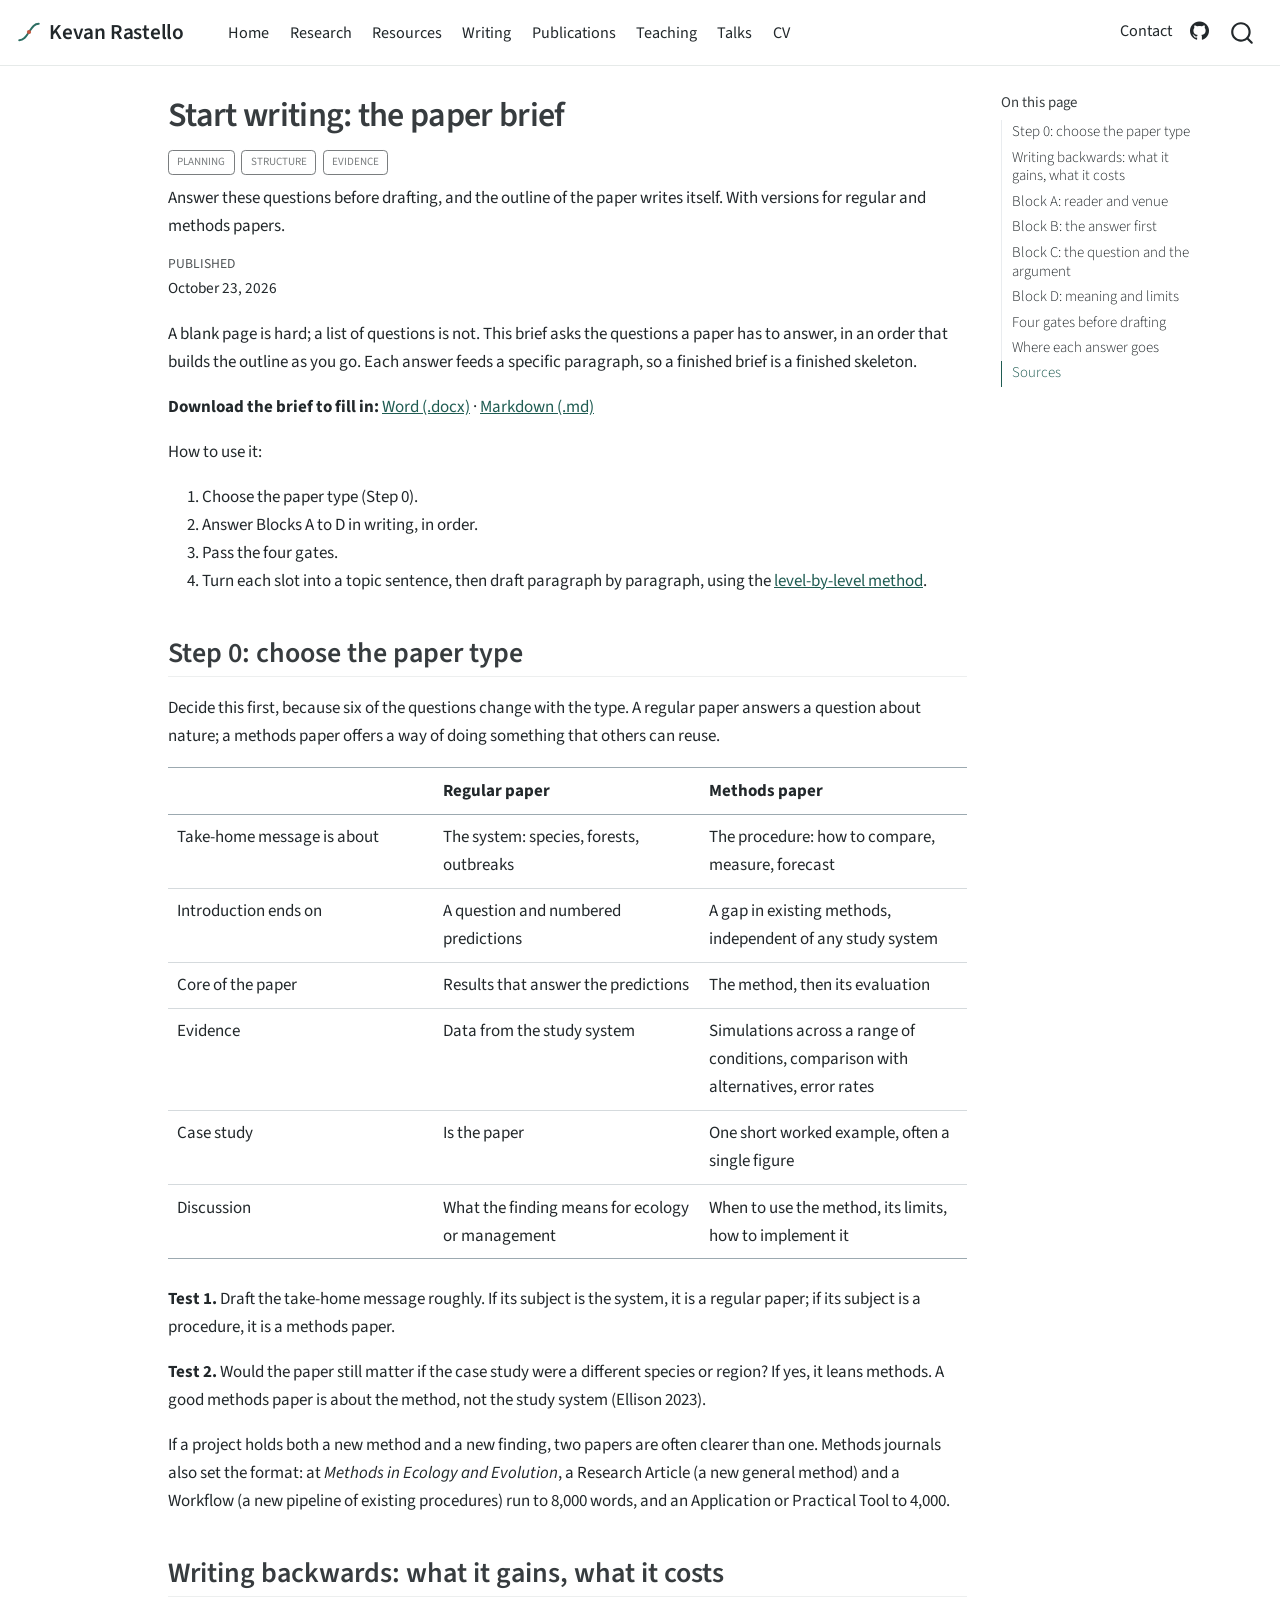
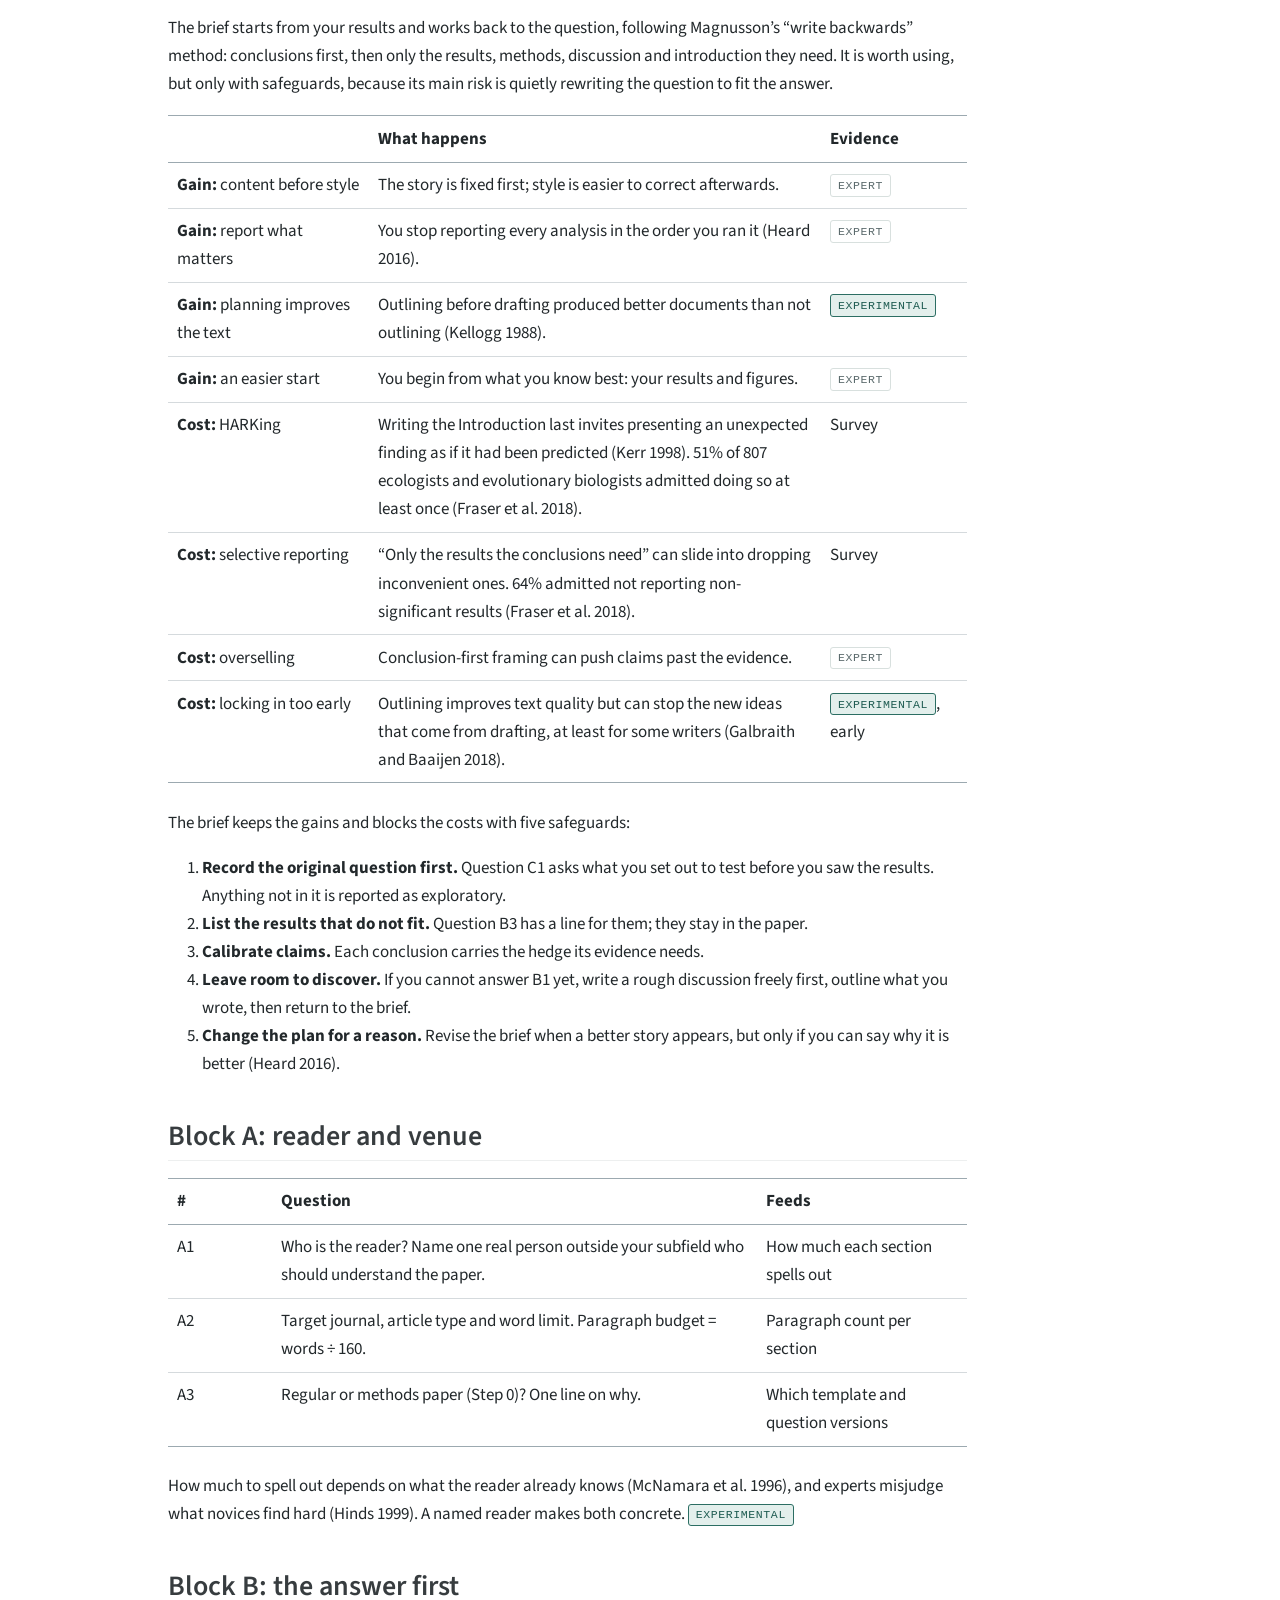
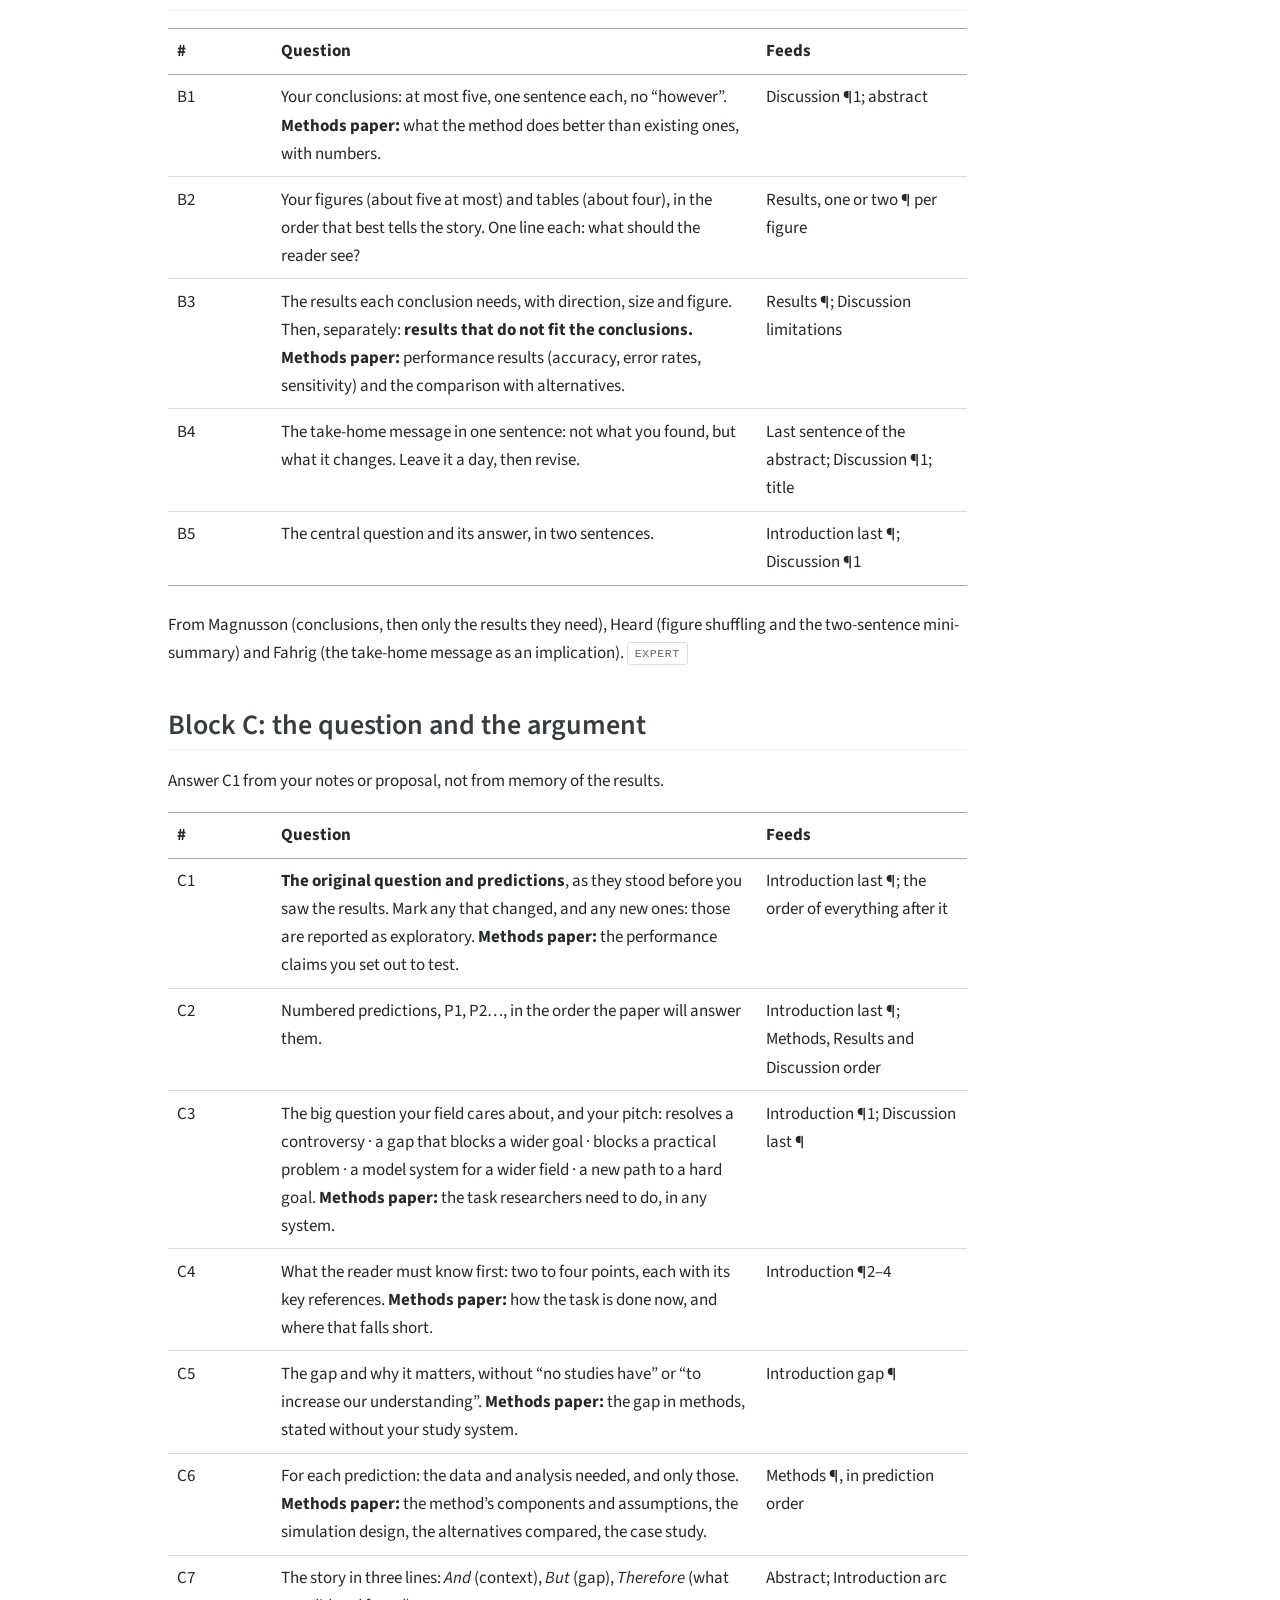
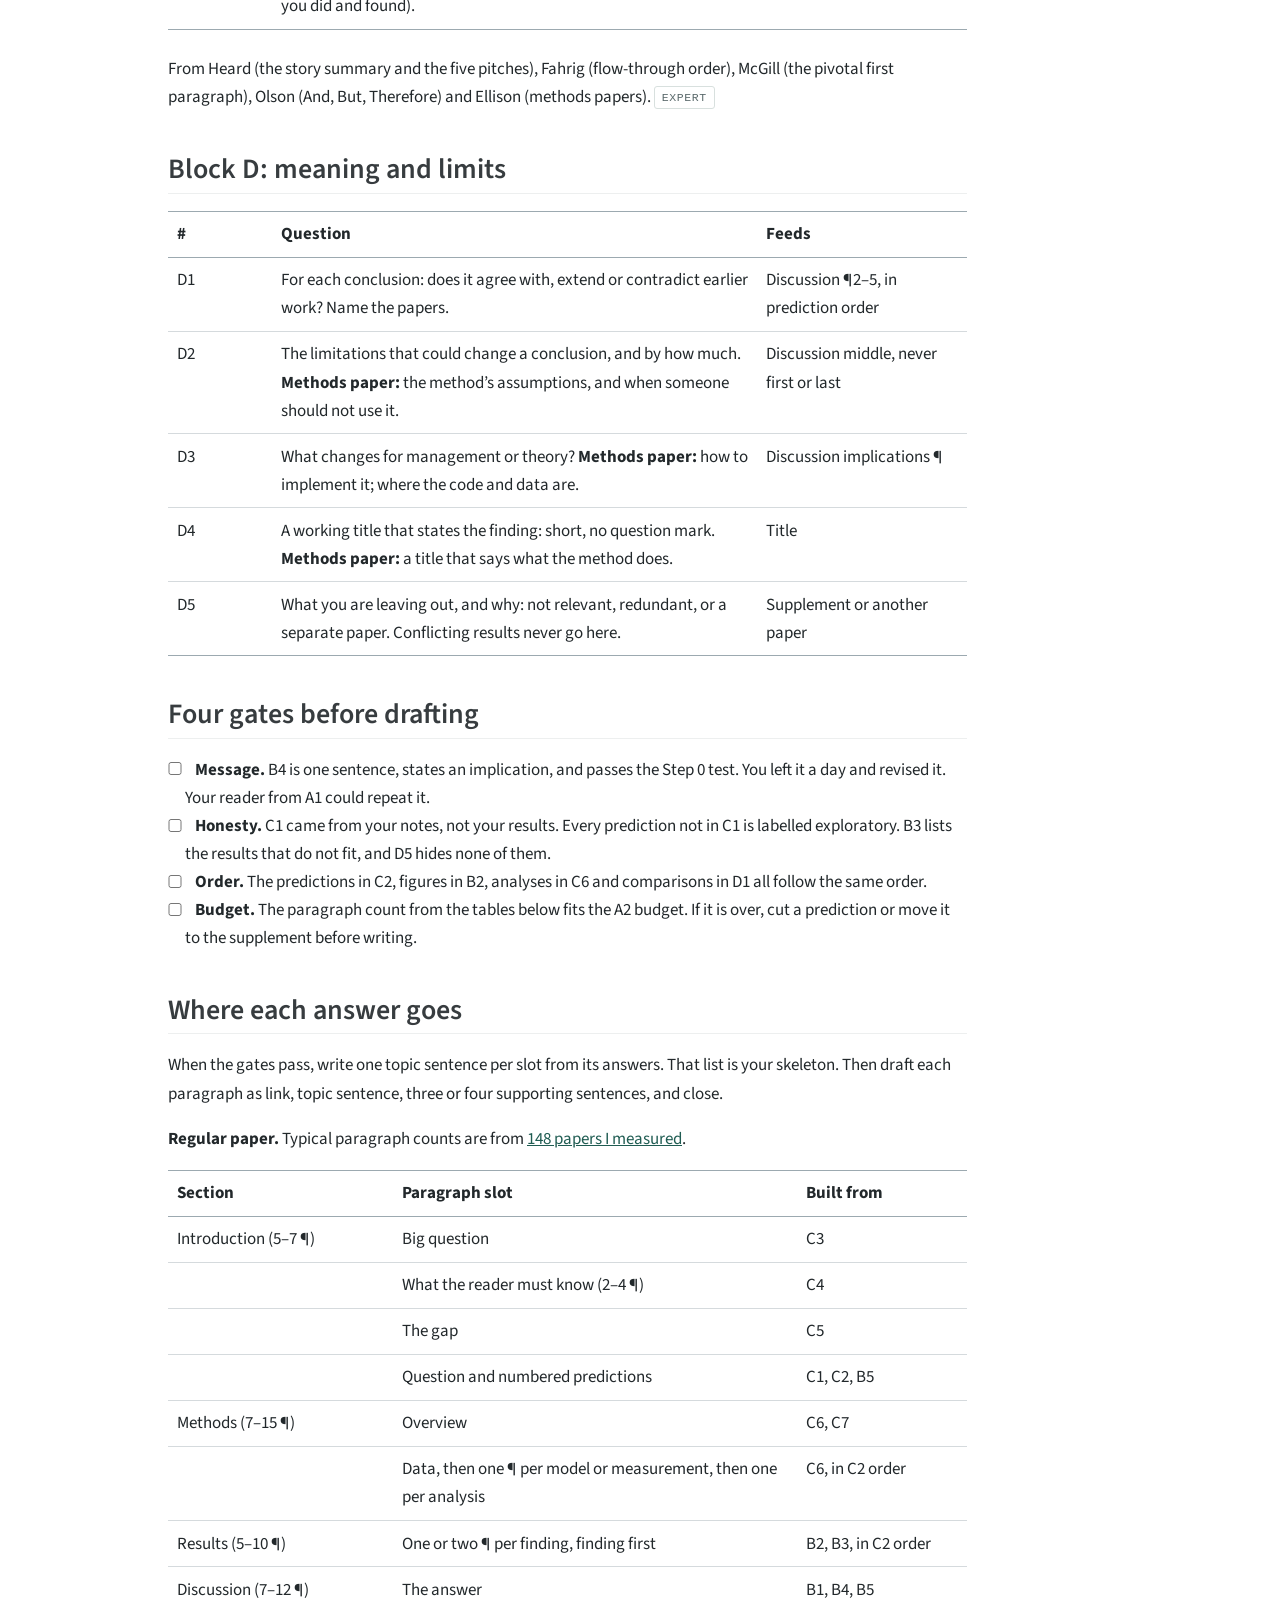
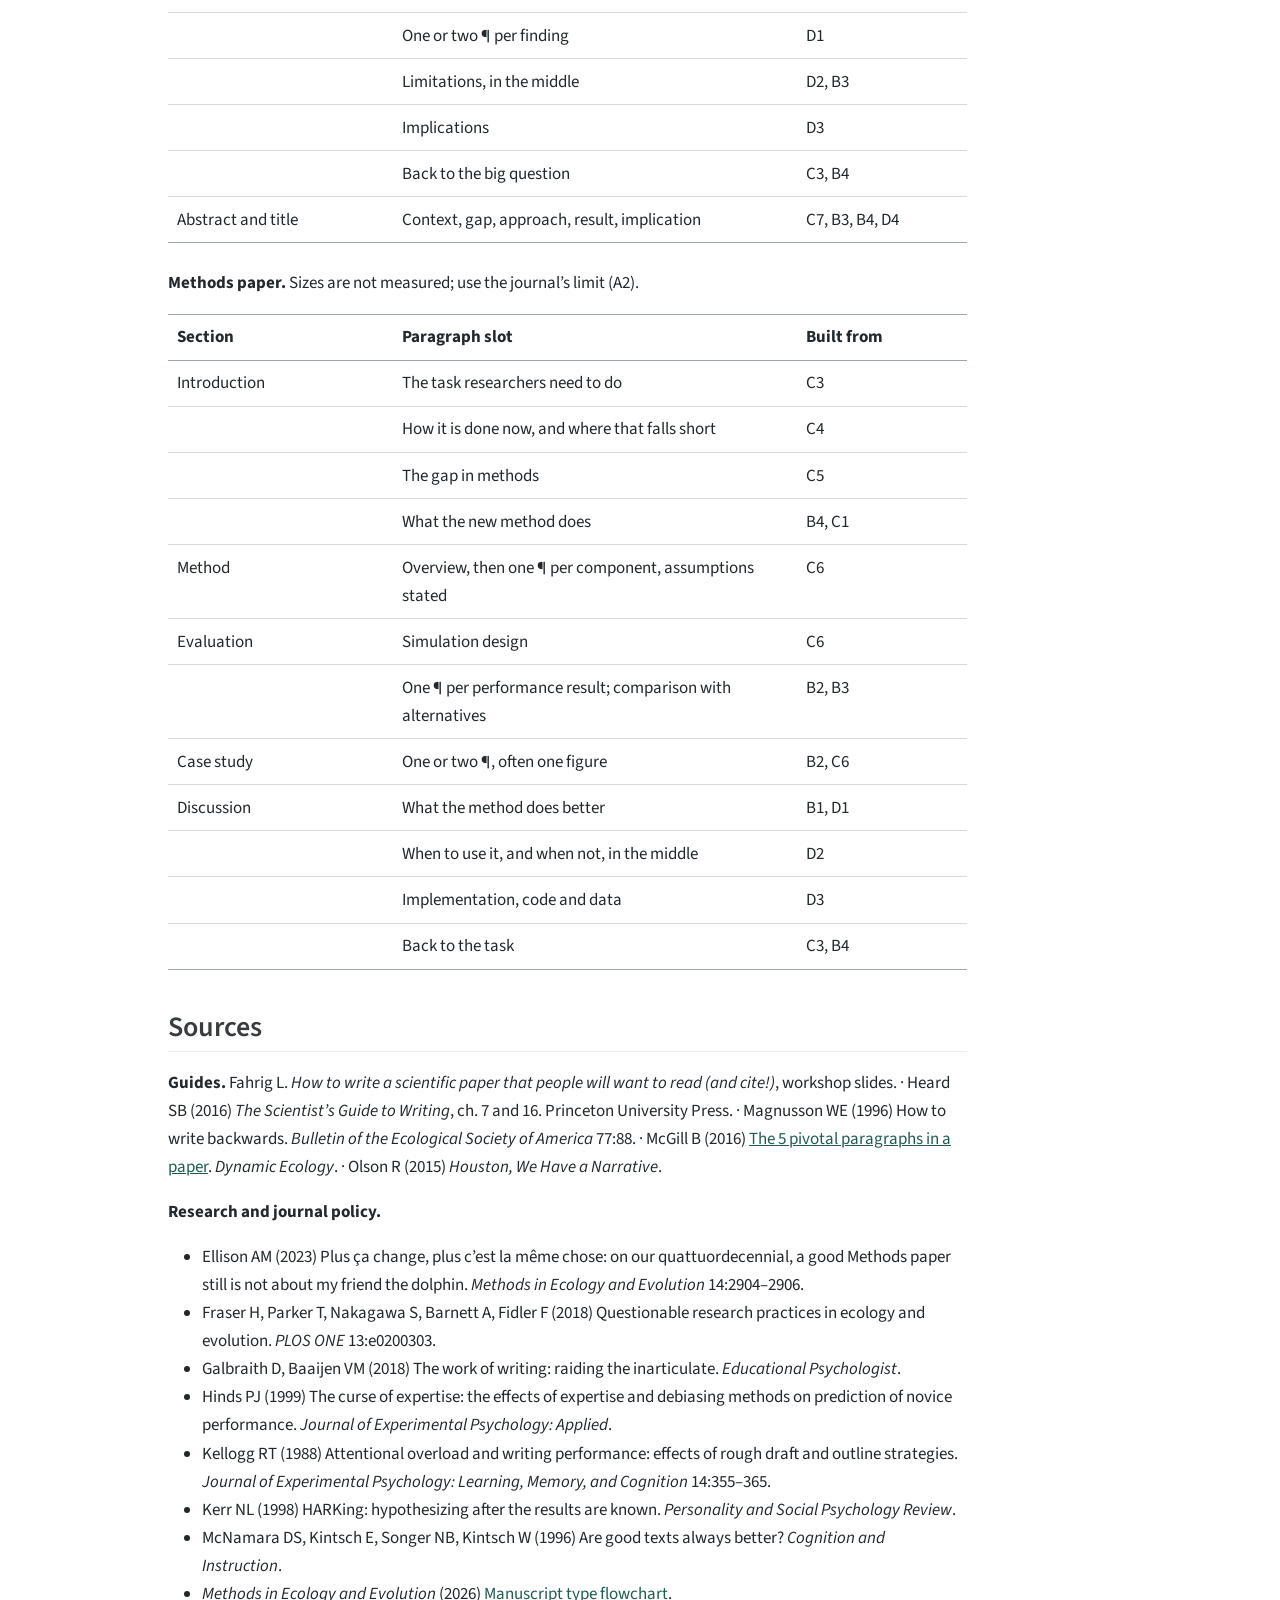
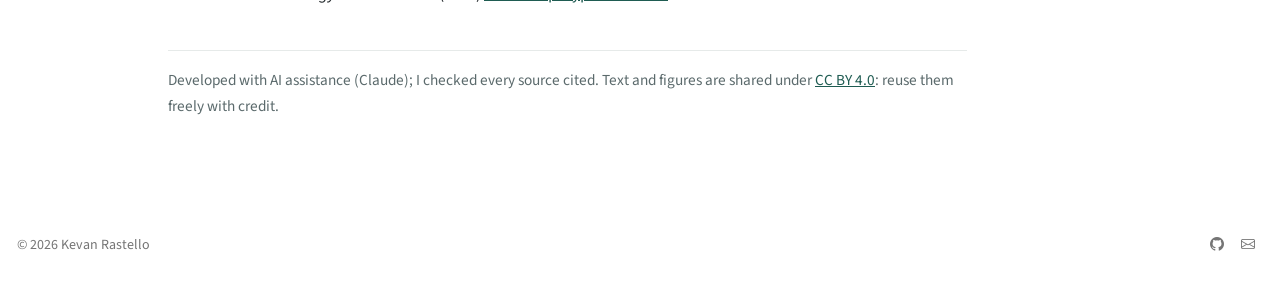
<file: docs/writing/start-writing.html>
<!DOCTYPE html>
<html xmlns="http://www.w3.org/1999/xhtml" lang="en" xml:lang="en"><head>

<meta charset="utf-8">
<meta name="generator" content="quarto-1.3.450">

<meta name="viewport" content="width=device-width, initial-scale=1.0, user-scalable=yes">

<meta name="dcterms.date" content="2026-10-23">
<meta name="description" content="Answer these questions before drafting, and the outline of the paper writes itself. With versions for regular and methods papers.">

<title>Kevan Rastello - Start writing: the paper brief</title>
<style>
code{white-space: pre-wrap;}
span.smallcaps{font-variant: small-caps;}
div.columns{display: flex; gap: min(4vw, 1.5em);}
div.column{flex: auto; overflow-x: auto;}
div.hanging-indent{margin-left: 1.5em; text-indent: -1.5em;}
ul.task-list{list-style: none;}
ul.task-list li input[type="checkbox"] {
  width: 0.8em;
  margin: 0 0.8em 0.2em -1em; /* quarto-specific, see https://github.com/quarto-dev/quarto-cli/issues/4556 */ 
  vertical-align: middle;
}
</style>


<script src="../site_libs/quarto-nav/quarto-nav.js"></script>
<script src="../site_libs/quarto-nav/headroom.min.js"></script>
<script src="../site_libs/clipboard/clipboard.min.js"></script>
<script src="../site_libs/quarto-search/autocomplete.umd.js"></script>
<script src="../site_libs/quarto-search/fuse.min.js"></script>
<script src="../site_libs/quarto-search/quarto-search.js"></script>
<meta name="quarto:offset" content="../">
<link href="../assets/favicon.svg" rel="icon" type="image/svg+xml">
<script src="../site_libs/quarto-html/quarto.js"></script>
<script src="../site_libs/quarto-html/popper.min.js"></script>
<script src="../site_libs/quarto-html/tippy.umd.min.js"></script>
<script src="../site_libs/quarto-html/anchor.min.js"></script>
<link href="../site_libs/quarto-html/tippy.css" rel="stylesheet">
<link href="../site_libs/quarto-html/quarto-syntax-highlighting.css" rel="stylesheet" id="quarto-text-highlighting-styles">
<script src="../site_libs/bootstrap/bootstrap.min.js"></script>
<link href="../site_libs/bootstrap/bootstrap-icons.css" rel="stylesheet">
<link href="../site_libs/bootstrap/bootstrap.min.css" rel="stylesheet" id="quarto-bootstrap" data-mode="light">
<script id="quarto-search-options" type="application/json">{
  "location": "navbar",
  "copy-button": false,
  "collapse-after": 3,
  "panel-placement": "end",
  "type": "overlay",
  "limit": 20,
  "language": {
    "search-no-results-text": "No results",
    "search-matching-documents-text": "matching documents",
    "search-copy-link-title": "Copy link to search",
    "search-hide-matches-text": "Hide additional matches",
    "search-more-match-text": "more match in this document",
    "search-more-matches-text": "more matches in this document",
    "search-clear-button-title": "Clear",
    "search-detached-cancel-button-title": "Cancel",
    "search-submit-button-title": "Submit",
    "search-label": "Search"
  }
}</script>
<style>html{ scroll-behavior: smooth; }</style>


</head>

<body class="nav-fixed">

<div id="quarto-search-results"></div>
  <header id="quarto-header" class="headroom fixed-top">
    <nav class="navbar navbar-expand-lg navbar-dark ">
      <div class="navbar-container container-fluid">
      <div class="navbar-brand-container">
    <a href="../index.html" class="navbar-brand navbar-brand-logo">
    <img src="../assets/logo.svg" alt="" class="navbar-logo">
    </a>
    <a class="navbar-brand" href="../index.html">
    <span class="navbar-title">Kevan Rastello</span>
    </a>
  </div>
            <div id="quarto-search" class="" title="Search"></div>
          <button class="navbar-toggler" type="button" data-bs-toggle="collapse" data-bs-target="#navbarCollapse" aria-controls="navbarCollapse" aria-expanded="false" aria-label="Toggle navigation" onclick="if (window.quartoToggleHeadroom) { window.quartoToggleHeadroom(); }">
  <span class="navbar-toggler-icon"></span>
</button>
          <div class="collapse navbar-collapse" id="navbarCollapse">
            <ul class="navbar-nav navbar-nav-scroll me-auto">
  <li class="nav-item">
    <a class="nav-link" href="../index.html" rel="" target="">
 <span class="menu-text">Home</span></a>
  </li>  
  <li class="nav-item">
    <a class="nav-link" href="../research.html" rel="" target="">
 <span class="menu-text">Research</span></a>
  </li>  
  <li class="nav-item">
    <a class="nav-link" href="../resources/index.html" rel="" target="">
 <span class="menu-text">Resources</span></a>
  </li>  
  <li class="nav-item">
    <a class="nav-link" href="../writing/index.html" rel="" target="">
 <span class="menu-text">Writing</span></a>
  </li>  
  <li class="nav-item">
    <a class="nav-link" href="../publications.html" rel="" target="">
 <span class="menu-text">Publications</span></a>
  </li>  
  <li class="nav-item">
    <a class="nav-link" href="../teaching.html" rel="" target="">
 <span class="menu-text">Teaching</span></a>
  </li>  
  <li class="nav-item">
    <a class="nav-link" href="../talks.html" rel="" target="">
 <span class="menu-text">Talks</span></a>
  </li>  
  <li class="nav-item">
    <a class="nav-link" href="../cv.html" rel="" target="">
 <span class="menu-text">CV</span></a>
  </li>  
</ul>
            <ul class="navbar-nav navbar-nav-scroll ms-auto">
  <li class="nav-item">
    <a class="nav-link" href="../contact.html" rel="" target="">
 <span class="menu-text">Contact</span></a>
  </li>  
  <li class="nav-item compact">
    <a class="nav-link" href="https://github.com/KevanRastello" rel="" target=""><i class="bi bi-github" role="img" aria-label="GitHub">
</i> 
 <span class="menu-text"></span></a>
  </li>  
</ul>
            <div class="quarto-navbar-tools">
</div>
          </div> <!-- /navcollapse -->
      </div> <!-- /container-fluid -->
    </nav>
</header>
<!-- content -->
<div id="quarto-content" class="quarto-container page-columns page-rows-contents page-layout-article page-navbar">
<!-- sidebar -->
<!-- margin-sidebar -->
    <div id="quarto-margin-sidebar" class="sidebar margin-sidebar">
        <nav id="TOC" role="doc-toc" class="toc-active">
    <h2 id="toc-title">On this page</h2>
   
  <ul>
  <li><a href="#step-0-choose-the-paper-type" id="toc-step-0-choose-the-paper-type" class="nav-link active" data-scroll-target="#step-0-choose-the-paper-type">Step 0: choose the paper type</a></li>
  <li><a href="#writing-backwards-what-it-gains-what-it-costs" id="toc-writing-backwards-what-it-gains-what-it-costs" class="nav-link" data-scroll-target="#writing-backwards-what-it-gains-what-it-costs">Writing backwards: what it gains, what it costs</a></li>
  <li><a href="#block-a-reader-and-venue" id="toc-block-a-reader-and-venue" class="nav-link" data-scroll-target="#block-a-reader-and-venue">Block A: reader and venue</a></li>
  <li><a href="#block-b-the-answer-first" id="toc-block-b-the-answer-first" class="nav-link" data-scroll-target="#block-b-the-answer-first">Block B: the answer first</a></li>
  <li><a href="#block-c-the-question-and-the-argument" id="toc-block-c-the-question-and-the-argument" class="nav-link" data-scroll-target="#block-c-the-question-and-the-argument">Block C: the question and the argument</a></li>
  <li><a href="#block-d-meaning-and-limits" id="toc-block-d-meaning-and-limits" class="nav-link" data-scroll-target="#block-d-meaning-and-limits">Block D: meaning and limits</a></li>
  <li><a href="#four-gates-before-drafting" id="toc-four-gates-before-drafting" class="nav-link" data-scroll-target="#four-gates-before-drafting">Four gates before drafting</a></li>
  <li><a href="#where-each-answer-goes" id="toc-where-each-answer-goes" class="nav-link" data-scroll-target="#where-each-answer-goes">Where each answer goes</a></li>
  <li><a href="#sources" id="toc-sources" class="nav-link" data-scroll-target="#sources">Sources</a></li>
  </ul>
</nav>
    </div>
<!-- main -->
<main class="content" id="quarto-document-content">

<header id="title-block-header" class="quarto-title-block default">
<div class="quarto-title">
<h1 class="title">Start writing: the paper brief</h1>
  <div class="quarto-categories">
    <div class="quarto-category">planning</div>
    <div class="quarto-category">structure</div>
    <div class="quarto-category">evidence</div>
  </div>
  </div>

<div>
  <div class="description">
    Answer these questions before drafting, and the outline of the paper writes itself. With versions for regular and methods papers.
  </div>
</div>


<div class="quarto-title-meta">

    
    <div>
    <div class="quarto-title-meta-heading">Published</div>
    <div class="quarto-title-meta-contents">
      <p class="date">October 23, 2026</p>
    </div>
  </div>
  
    
  </div>
  

</header>

<p>A blank page is hard; a list of questions is not. This brief asks the questions a paper has to answer, in an order that builds the outline as you go. Each answer feeds a specific paragraph, so a finished brief is a finished skeleton.</p>
<p><strong>Download the brief to fill in:</strong> <a href="_downloads/paper-brief.docx">Word (.docx)</a> · <a href="_downloads/paper-brief.md">Markdown (.md)</a></p>
<p>How to use it:</p>
<ol type="1">
<li>Choose the paper type (Step 0).</li>
<li>Answer Blocks A to D in writing, in order.</li>
<li>Pass the four gates.</li>
<li>Turn each slot into a topic sentence, then draft paragraph by paragraph, using the <a href="../writing/level-by-level.html">level-by-level method</a>.</li>
</ol>
<section id="step-0-choose-the-paper-type" class="level2">
<h2 class="anchored" data-anchor-id="step-0-choose-the-paper-type">Step 0: choose the paper type</h2>
<p>Decide this first, because six of the questions change with the type. A regular paper answers a question about nature; a methods paper offers a way of doing something that others can reuse.</p>
<table class="table">
<colgroup>
<col style="width: 33%">
<col style="width: 33%">
<col style="width: 33%">
</colgroup>
<thead>
<tr class="header">
<th></th>
<th>Regular paper</th>
<th>Methods paper</th>
</tr>
</thead>
<tbody>
<tr class="odd">
<td>Take-home message is about</td>
<td>The system: species, forests, outbreaks</td>
<td>The procedure: how to compare, measure, forecast</td>
</tr>
<tr class="even">
<td>Introduction ends on</td>
<td>A question and numbered predictions</td>
<td>A gap in existing methods, independent of any study system</td>
</tr>
<tr class="odd">
<td>Core of the paper</td>
<td>Results that answer the predictions</td>
<td>The method, then its evaluation</td>
</tr>
<tr class="even">
<td>Evidence</td>
<td>Data from the study system</td>
<td>Simulations across a range of conditions, comparison with alternatives, error rates</td>
</tr>
<tr class="odd">
<td>Case study</td>
<td>Is the paper</td>
<td>One short worked example, often a single figure</td>
</tr>
<tr class="even">
<td>Discussion</td>
<td>What the finding means for ecology or management</td>
<td>When to use the method, its limits, how to implement it</td>
</tr>
</tbody>
</table>
<p><strong>Test 1.</strong> Draft the take-home message roughly. If its subject is the system, it is a regular paper; if its subject is a procedure, it is a methods paper.</p>
<p><strong>Test 2.</strong> Would the paper still matter if the case study were a different species or region? If yes, it leans methods. A good methods paper is about the method, not the study system (Ellison 2023).</p>
<p>If a project holds both a new method and a new finding, two papers are often clearer than one. Methods journals also set the format: at <em>Methods in Ecology and Evolution</em>, a Research Article (a new general method) and a Workflow (a new pipeline of existing procedures) run to 8,000 words, and an Application or Practical Tool to 4,000.</p>
</section>
<section id="writing-backwards-what-it-gains-what-it-costs" class="level2">
<h2 class="anchored" data-anchor-id="writing-backwards-what-it-gains-what-it-costs">Writing backwards: what it gains, what it costs</h2>
<p>The brief starts from your results and works back to the question, following Magnusson’s “write backwards” method: conclusions first, then only the results, methods, discussion and introduction they need. It is worth using, but only with safeguards, because its main risk is quietly rewriting the question to fit the answer.</p>
<table class="table">
<colgroup>
<col style="width: 25%">
<col style="width: 56%">
<col style="width: 18%">
</colgroup>
<thead>
<tr class="header">
<th style="text-align: left;"></th>
<th style="text-align: left;">What happens</th>
<th style="text-align: left;">Evidence</th>
</tr>
</thead>
<tbody>
<tr class="odd">
<td style="text-align: left;"><strong>Gain:</strong> content before style</td>
<td style="text-align: left;">The story is fixed first; style is easier to correct afterwards.</td>
<td style="text-align: left;"><span class="ev ev-g">Expert</span></td>
</tr>
<tr class="even">
<td style="text-align: left;"><strong>Gain:</strong> report what matters</td>
<td style="text-align: left;">You stop reporting every analysis in the order you ran it (Heard 2016).</td>
<td style="text-align: left;"><span class="ev ev-g">Expert</span></td>
</tr>
<tr class="odd">
<td style="text-align: left;"><strong>Gain:</strong> planning improves the text</td>
<td style="text-align: left;">Outlining before drafting produced better documents than not outlining (Kellogg 1988).</td>
<td style="text-align: left;"><span class="ev ev-e">Experimental</span></td>
</tr>
<tr class="even">
<td style="text-align: left;"><strong>Gain:</strong> an easier start</td>
<td style="text-align: left;">You begin from what you know best: your results and figures.</td>
<td style="text-align: left;"><span class="ev ev-g">Expert</span></td>
</tr>
<tr class="odd">
<td style="text-align: left;"><strong>Cost:</strong> HARKing</td>
<td style="text-align: left;">Writing the Introduction last invites presenting an unexpected finding as if it had been predicted (Kerr 1998). 51% of 807 ecologists and evolutionary biologists admitted doing so at least once (Fraser et al.&nbsp;2018).</td>
<td style="text-align: left;">Survey</td>
</tr>
<tr class="even">
<td style="text-align: left;"><strong>Cost:</strong> selective reporting</td>
<td style="text-align: left;">“Only the results the conclusions need” can slide into dropping inconvenient ones. 64% admitted not reporting non-significant results (Fraser et al.&nbsp;2018).</td>
<td style="text-align: left;">Survey</td>
</tr>
<tr class="odd">
<td style="text-align: left;"><strong>Cost:</strong> overselling</td>
<td style="text-align: left;">Conclusion-first framing can push claims past the evidence.</td>
<td style="text-align: left;"><span class="ev ev-g">Expert</span></td>
</tr>
<tr class="even">
<td style="text-align: left;"><strong>Cost:</strong> locking in too early</td>
<td style="text-align: left;">Outlining improves text quality but can stop the new ideas that come from drafting, at least for some writers (Galbraith and Baaijen 2018).</td>
<td style="text-align: left;"><span class="ev ev-e">Experimental</span>, early</td>
</tr>
</tbody>
</table>
<p>The brief keeps the gains and blocks the costs with five safeguards:</p>
<ol type="1">
<li><strong>Record the original question first.</strong> Question C1 asks what you set out to test before you saw the results. Anything not in it is reported as exploratory.</li>
<li><strong>List the results that do not fit.</strong> Question B3 has a line for them; they stay in the paper.</li>
<li><strong>Calibrate claims.</strong> Each conclusion carries the hedge its evidence needs.</li>
<li><strong>Leave room to discover.</strong> If you cannot answer B1 yet, write a rough discussion freely first, outline what you wrote, then return to the brief.</li>
<li><strong>Change the plan for a reason.</strong> Revise the brief when a better story appears, but only if you can say why it is better (Heard 2016).</li>
</ol>
</section>
<section id="block-a-reader-and-venue" class="level2">
<h2 class="anchored" data-anchor-id="block-a-reader-and-venue">Block A: reader and venue</h2>
<table class="table">
<colgroup>
<col style="width: 13%">
<col style="width: 60%">
<col style="width: 26%">
</colgroup>
<thead>
<tr class="header">
<th style="text-align: left;">#</th>
<th style="text-align: left;">Question</th>
<th style="text-align: left;">Feeds</th>
</tr>
</thead>
<tbody>
<tr class="odd">
<td style="text-align: left;">A1</td>
<td style="text-align: left;">Who is the reader? Name one real person outside your subfield who should understand the paper.</td>
<td style="text-align: left;">How much each section spells out</td>
</tr>
<tr class="even">
<td style="text-align: left;">A2</td>
<td style="text-align: left;">Target journal, article type and word limit. Paragraph budget = words ÷ 160.</td>
<td style="text-align: left;">Paragraph count per section</td>
</tr>
<tr class="odd">
<td style="text-align: left;">A3</td>
<td style="text-align: left;">Regular or methods paper (Step 0)? One line on why.</td>
<td style="text-align: left;">Which template and question versions</td>
</tr>
</tbody>
</table>
<p>How much to spell out depends on what the reader already knows (McNamara et al. 1996), and experts misjudge what novices find hard (Hinds 1999). A named reader makes both concrete. <span class="ev ev-e">Experimental</span></p>
</section>
<section id="block-b-the-answer-first" class="level2">
<h2 class="anchored" data-anchor-id="block-b-the-answer-first">Block B: the answer first</h2>
<table class="table">
<colgroup>
<col style="width: 13%">
<col style="width: 60%">
<col style="width: 26%">
</colgroup>
<thead>
<tr class="header">
<th style="text-align: left;">#</th>
<th style="text-align: left;">Question</th>
<th style="text-align: left;">Feeds</th>
</tr>
</thead>
<tbody>
<tr class="odd">
<td style="text-align: left;">B1</td>
<td style="text-align: left;">Your conclusions: at most five, one sentence each, no “however”. <strong>Methods paper:</strong> what the method does better than existing ones, with numbers.</td>
<td style="text-align: left;">Discussion ¶1; abstract</td>
</tr>
<tr class="even">
<td style="text-align: left;">B2</td>
<td style="text-align: left;">Your figures (about five at most) and tables (about four), in the order that best tells the story. One line each: what should the reader see?</td>
<td style="text-align: left;">Results, one or two ¶ per figure</td>
</tr>
<tr class="odd">
<td style="text-align: left;">B3</td>
<td style="text-align: left;">The results each conclusion needs, with direction, size and figure. Then, separately: <strong>results that do not fit the conclusions.</strong> <strong>Methods paper:</strong> performance results (accuracy, error rates, sensitivity) and the comparison with alternatives.</td>
<td style="text-align: left;">Results ¶; Discussion limitations</td>
</tr>
<tr class="even">
<td style="text-align: left;">B4</td>
<td style="text-align: left;">The take-home message in one sentence: not what you found, but what it changes. Leave it a day, then revise.</td>
<td style="text-align: left;">Last sentence of the abstract; Discussion ¶1; title</td>
</tr>
<tr class="odd">
<td style="text-align: left;">B5</td>
<td style="text-align: left;">The central question and its answer, in two sentences.</td>
<td style="text-align: left;">Introduction last ¶; Discussion ¶1</td>
</tr>
</tbody>
</table>
<p>From Magnusson (conclusions, then only the results they need), Heard (figure shuffling and the two-sentence mini-summary) and Fahrig (the take-home message as an implication). <span class="ev ev-g">Expert</span></p>
</section>
<section id="block-c-the-question-and-the-argument" class="level2">
<h2 class="anchored" data-anchor-id="block-c-the-question-and-the-argument">Block C: the question and the argument</h2>
<p>Answer C1 from your notes or proposal, not from memory of the results.</p>
<table class="table">
<colgroup>
<col style="width: 13%">
<col style="width: 60%">
<col style="width: 26%">
</colgroup>
<thead>
<tr class="header">
<th style="text-align: left;">#</th>
<th style="text-align: left;">Question</th>
<th style="text-align: left;">Feeds</th>
</tr>
</thead>
<tbody>
<tr class="odd">
<td style="text-align: left;">C1</td>
<td style="text-align: left;"><strong>The original question and predictions</strong>, as they stood before you saw the results. Mark any that changed, and any new ones: those are reported as exploratory. <strong>Methods paper:</strong> the performance claims you set out to test.</td>
<td style="text-align: left;">Introduction last ¶; the order of everything after it</td>
</tr>
<tr class="even">
<td style="text-align: left;">C2</td>
<td style="text-align: left;">Numbered predictions, P1, P2…, in the order the paper will answer them.</td>
<td style="text-align: left;">Introduction last ¶; Methods, Results and Discussion order</td>
</tr>
<tr class="odd">
<td style="text-align: left;">C3</td>
<td style="text-align: left;">The big question your field cares about, and your pitch: resolves a controversy · a gap that blocks a wider goal · blocks a practical problem · a model system for a wider field · a new path to a hard goal. <strong>Methods paper:</strong> the task researchers need to do, in any system.</td>
<td style="text-align: left;">Introduction ¶1; Discussion last ¶</td>
</tr>
<tr class="even">
<td style="text-align: left;">C4</td>
<td style="text-align: left;">What the reader must know first: two to four points, each with its key references. <strong>Methods paper:</strong> how the task is done now, and where that falls short.</td>
<td style="text-align: left;">Introduction ¶2–4</td>
</tr>
<tr class="odd">
<td style="text-align: left;">C5</td>
<td style="text-align: left;">The gap and why it matters, without “no studies have” or “to increase our understanding”. <strong>Methods paper:</strong> the gap in methods, stated without your study system.</td>
<td style="text-align: left;">Introduction gap ¶</td>
</tr>
<tr class="even">
<td style="text-align: left;">C6</td>
<td style="text-align: left;">For each prediction: the data and analysis needed, and only those. <strong>Methods paper:</strong> the method’s components and assumptions, the simulation design, the alternatives compared, the case study.</td>
<td style="text-align: left;">Methods ¶, in prediction order</td>
</tr>
<tr class="odd">
<td style="text-align: left;">C7</td>
<td style="text-align: left;">The story in three lines: <em>And</em> (context), <em>But</em> (gap), <em>Therefore</em> (what you did and found).</td>
<td style="text-align: left;">Abstract; Introduction arc</td>
</tr>
</tbody>
</table>
<p>From Heard (the story summary and the five pitches), Fahrig (flow-through order), McGill (the pivotal first paragraph), Olson (And, But, Therefore) and Ellison (methods papers). <span class="ev ev-g">Expert</span></p>
</section>
<section id="block-d-meaning-and-limits" class="level2">
<h2 class="anchored" data-anchor-id="block-d-meaning-and-limits">Block D: meaning and limits</h2>
<table class="table">
<colgroup>
<col style="width: 13%">
<col style="width: 60%">
<col style="width: 26%">
</colgroup>
<thead>
<tr class="header">
<th style="text-align: left;">#</th>
<th style="text-align: left;">Question</th>
<th style="text-align: left;">Feeds</th>
</tr>
</thead>
<tbody>
<tr class="odd">
<td style="text-align: left;">D1</td>
<td style="text-align: left;">For each conclusion: does it agree with, extend or contradict earlier work? Name the papers.</td>
<td style="text-align: left;">Discussion ¶2–5, in prediction order</td>
</tr>
<tr class="even">
<td style="text-align: left;">D2</td>
<td style="text-align: left;">The limitations that could change a conclusion, and by how much. <strong>Methods paper:</strong> the method’s assumptions, and when someone should not use it.</td>
<td style="text-align: left;">Discussion middle, never first or last</td>
</tr>
<tr class="odd">
<td style="text-align: left;">D3</td>
<td style="text-align: left;">What changes for management or theory? <strong>Methods paper:</strong> how to implement it; where the code and data are.</td>
<td style="text-align: left;">Discussion implications ¶</td>
</tr>
<tr class="even">
<td style="text-align: left;">D4</td>
<td style="text-align: left;">A working title that states the finding: short, no question mark. <strong>Methods paper:</strong> a title that says what the method does.</td>
<td style="text-align: left;">Title</td>
</tr>
<tr class="odd">
<td style="text-align: left;">D5</td>
<td style="text-align: left;">What you are leaving out, and why: not relevant, redundant, or a separate paper. Conflicting results never go here.</td>
<td style="text-align: left;">Supplement or another paper</td>
</tr>
</tbody>
</table>
</section>
<section id="four-gates-before-drafting" class="level2">
<h2 class="anchored" data-anchor-id="four-gates-before-drafting">Four gates before drafting</h2>
<ul class="task-list">
<li><input type="checkbox"><strong>Message.</strong> B4 is one sentence, states an implication, and passes the Step 0 test. You left it a day and revised it. Your reader from A1 could repeat it.</li>
<li><input type="checkbox"><strong>Honesty.</strong> C1 came from your notes, not your results. Every prediction not in C1 is labelled exploratory. B3 lists the results that do not fit, and D5 hides none of them.</li>
<li><input type="checkbox"><strong>Order.</strong> The predictions in C2, figures in B2, analyses in C6 and comparisons in D1 all follow the same order.</li>
<li><input type="checkbox"><strong>Budget.</strong> The paragraph count from the tables below fits the A2 budget. If it is over, cut a prediction or move it to the supplement before writing.</li>
</ul>
</section>
<section id="where-each-answer-goes" class="level2">
<h2 class="anchored" data-anchor-id="where-each-answer-goes">Where each answer goes</h2>
<p>When the gates pass, write one topic sentence per slot from its answers. That list is your skeleton. Then draft each paragraph as link, topic sentence, three or four supporting sentences, and close.</p>
<p><strong>Regular paper.</strong> Typical paragraph counts are from <a href="../writing/level-by-level.html#how-big-is-each-part">148 papers I measured</a>.</p>
<table class="table">
<colgroup>
<col style="width: 28%">
<col style="width: 50%">
<col style="width: 21%">
</colgroup>
<thead>
<tr class="header">
<th style="text-align: left;">Section</th>
<th style="text-align: left;">Paragraph slot</th>
<th style="text-align: left;">Built from</th>
</tr>
</thead>
<tbody>
<tr class="odd">
<td style="text-align: left;">Introduction (5–7 ¶)</td>
<td style="text-align: left;">Big question</td>
<td style="text-align: left;">C3</td>
</tr>
<tr class="even">
<td style="text-align: left;"></td>
<td style="text-align: left;">What the reader must know (2–4 ¶)</td>
<td style="text-align: left;">C4</td>
</tr>
<tr class="odd">
<td style="text-align: left;"></td>
<td style="text-align: left;">The gap</td>
<td style="text-align: left;">C5</td>
</tr>
<tr class="even">
<td style="text-align: left;"></td>
<td style="text-align: left;">Question and numbered predictions</td>
<td style="text-align: left;">C1, C2, B5</td>
</tr>
<tr class="odd">
<td style="text-align: left;">Methods (7–15 ¶)</td>
<td style="text-align: left;">Overview</td>
<td style="text-align: left;">C6, C7</td>
</tr>
<tr class="even">
<td style="text-align: left;"></td>
<td style="text-align: left;">Data, then one ¶ per model or measurement, then one per analysis</td>
<td style="text-align: left;">C6, in C2 order</td>
</tr>
<tr class="odd">
<td style="text-align: left;">Results (5–10 ¶)</td>
<td style="text-align: left;">One or two ¶ per finding, finding first</td>
<td style="text-align: left;">B2, B3, in C2 order</td>
</tr>
<tr class="even">
<td style="text-align: left;">Discussion (7–12 ¶)</td>
<td style="text-align: left;">The answer</td>
<td style="text-align: left;">B1, B4, B5</td>
</tr>
<tr class="odd">
<td style="text-align: left;"></td>
<td style="text-align: left;">One or two ¶ per finding</td>
<td style="text-align: left;">D1</td>
</tr>
<tr class="even">
<td style="text-align: left;"></td>
<td style="text-align: left;">Limitations, in the middle</td>
<td style="text-align: left;">D2, B3</td>
</tr>
<tr class="odd">
<td style="text-align: left;"></td>
<td style="text-align: left;">Implications</td>
<td style="text-align: left;">D3</td>
</tr>
<tr class="even">
<td style="text-align: left;"></td>
<td style="text-align: left;">Back to the big question</td>
<td style="text-align: left;">C3, B4</td>
</tr>
<tr class="odd">
<td style="text-align: left;">Abstract and title</td>
<td style="text-align: left;">Context, gap, approach, result, implication</td>
<td style="text-align: left;">C7, B3, B4, D4</td>
</tr>
</tbody>
</table>
<p><strong>Methods paper.</strong> Sizes are not measured; use the journal’s limit (A2).</p>
<table class="table">
<colgroup>
<col style="width: 28%">
<col style="width: 50%">
<col style="width: 21%">
</colgroup>
<thead>
<tr class="header">
<th style="text-align: left;">Section</th>
<th style="text-align: left;">Paragraph slot</th>
<th style="text-align: left;">Built from</th>
</tr>
</thead>
<tbody>
<tr class="odd">
<td style="text-align: left;">Introduction</td>
<td style="text-align: left;">The task researchers need to do</td>
<td style="text-align: left;">C3</td>
</tr>
<tr class="even">
<td style="text-align: left;"></td>
<td style="text-align: left;">How it is done now, and where that falls short</td>
<td style="text-align: left;">C4</td>
</tr>
<tr class="odd">
<td style="text-align: left;"></td>
<td style="text-align: left;">The gap in methods</td>
<td style="text-align: left;">C5</td>
</tr>
<tr class="even">
<td style="text-align: left;"></td>
<td style="text-align: left;">What the new method does</td>
<td style="text-align: left;">B4, C1</td>
</tr>
<tr class="odd">
<td style="text-align: left;">Method</td>
<td style="text-align: left;">Overview, then one ¶ per component, assumptions stated</td>
<td style="text-align: left;">C6</td>
</tr>
<tr class="even">
<td style="text-align: left;">Evaluation</td>
<td style="text-align: left;">Simulation design</td>
<td style="text-align: left;">C6</td>
</tr>
<tr class="odd">
<td style="text-align: left;"></td>
<td style="text-align: left;">One ¶ per performance result; comparison with alternatives</td>
<td style="text-align: left;">B2, B3</td>
</tr>
<tr class="even">
<td style="text-align: left;">Case study</td>
<td style="text-align: left;">One or two ¶, often one figure</td>
<td style="text-align: left;">B2, C6</td>
</tr>
<tr class="odd">
<td style="text-align: left;">Discussion</td>
<td style="text-align: left;">What the method does better</td>
<td style="text-align: left;">B1, D1</td>
</tr>
<tr class="even">
<td style="text-align: left;"></td>
<td style="text-align: left;">When to use it, and when not, in the middle</td>
<td style="text-align: left;">D2</td>
</tr>
<tr class="odd">
<td style="text-align: left;"></td>
<td style="text-align: left;">Implementation, code and data</td>
<td style="text-align: left;">D3</td>
</tr>
<tr class="even">
<td style="text-align: left;"></td>
<td style="text-align: left;">Back to the task</td>
<td style="text-align: left;">C3, B4</td>
</tr>
</tbody>
</table>
</section>
<section id="sources" class="level2">
<h2 class="anchored" data-anchor-id="sources">Sources</h2>
<p><strong>Guides.</strong> Fahrig L. <em>How to write a scientific paper that people will want to read (and cite!)</em>, workshop slides. · Heard SB (2016) <em>The Scientist’s Guide to Writing</em>, ch.&nbsp;7 and 16. Princeton University Press. · Magnusson WE (1996) How to write backwards. <em>Bulletin of the Ecological Society of America</em> 77:88. · McGill B (2016) <a href="https://dynamicecology.wordpress.com/2016/02/24/the-5-pivotal-paragraphs-in-a-paper/">The 5 pivotal paragraphs in a paper</a>. <em>Dynamic Ecology</em>. · Olson R (2015) <em>Houston, We Have a Narrative</em>.</p>
<p><strong>Research and journal policy.</strong></p>
<ul>
<li>Ellison AM (2023) Plus ça change, plus c’est la même chose: on our quattuordecennial, a good Methods paper still is not about my friend the dolphin. <em>Methods in Ecology and Evolution</em> 14:2904–2906.</li>
<li>Fraser H, Parker T, Nakagawa S, Barnett A, Fidler F (2018) Questionable research practices in ecology and evolution. <em>PLOS ONE</em> 13:e0200303.</li>
<li>Galbraith D, Baaijen VM (2018) The work of writing: raiding the inarticulate. <em>Educational Psychologist</em>.</li>
<li>Hinds PJ (1999) The curse of expertise: the effects of expertise and debiasing methods on prediction of novice performance. <em>Journal of Experimental Psychology: Applied</em>.</li>
<li>Kellogg RT (1988) Attentional overload and writing performance: effects of rough draft and outline strategies. <em>Journal of Experimental Psychology: Learning, Memory, and Cognition</em> 14:355–365.</li>
<li>Kerr NL (1998) HARKing: hypothesizing after the results are known. <em>Personality and Social Psychology Review</em>.</li>
<li>McNamara DS, Kintsch E, Songer NB, Kintsch W (1996) Are good texts always better? <em>Cognition and Instruction</em>.</li>
<li><em>Methods in Ecology and Evolution</em> (2026) <a href="https://methodsblog.com/wp-content/uploads/2026/04/mee-manuscript-type-flowchart.pdf">Manuscript type flowchart</a>.</li>
</ul>
<div class="writing-about">
<p>Developed with AI assistance (Claude); I checked every source cited. Text and figures are shared under <a href="https://creativecommons.org/licenses/by/4.0/">CC BY 4.0</a>: reuse them freely with credit.</p>
</div>


</section>

</main> <!-- /main -->
<script id="quarto-html-after-body" type="application/javascript">
window.document.addEventListener("DOMContentLoaded", function (event) {
  const toggleBodyColorMode = (bsSheetEl) => {
    const mode = bsSheetEl.getAttribute("data-mode");
    const bodyEl = window.document.querySelector("body");
    if (mode === "dark") {
      bodyEl.classList.add("quarto-dark");
      bodyEl.classList.remove("quarto-light");
    } else {
      bodyEl.classList.add("quarto-light");
      bodyEl.classList.remove("quarto-dark");
    }
  }
  const toggleBodyColorPrimary = () => {
    const bsSheetEl = window.document.querySelector("link#quarto-bootstrap");
    if (bsSheetEl) {
      toggleBodyColorMode(bsSheetEl);
    }
  }
  toggleBodyColorPrimary();  
  const icon = "";
  const anchorJS = new window.AnchorJS();
  anchorJS.options = {
    placement: 'right',
    icon: icon
  };
  anchorJS.add('.anchored');
  const isCodeAnnotation = (el) => {
    for (const clz of el.classList) {
      if (clz.startsWith('code-annotation-')) {                     
        return true;
      }
    }
    return false;
  }
  const clipboard = new window.ClipboardJS('.code-copy-button', {
    text: function(trigger) {
      const codeEl = trigger.previousElementSibling.cloneNode(true);
      for (const childEl of codeEl.children) {
        if (isCodeAnnotation(childEl)) {
          childEl.remove();
        }
      }
      return codeEl.innerText;
    }
  });
  clipboard.on('success', function(e) {
    // button target
    const button = e.trigger;
    // don't keep focus
    button.blur();
    // flash "checked"
    button.classList.add('code-copy-button-checked');
    var currentTitle = button.getAttribute("title");
    button.setAttribute("title", "Copied!");
    let tooltip;
    if (window.bootstrap) {
      button.setAttribute("data-bs-toggle", "tooltip");
      button.setAttribute("data-bs-placement", "left");
      button.setAttribute("data-bs-title", "Copied!");
      tooltip = new bootstrap.Tooltip(button, 
        { trigger: "manual", 
          customClass: "code-copy-button-tooltip",
          offset: [0, -8]});
      tooltip.show();    
    }
    setTimeout(function() {
      if (tooltip) {
        tooltip.hide();
        button.removeAttribute("data-bs-title");
        button.removeAttribute("data-bs-toggle");
        button.removeAttribute("data-bs-placement");
      }
      button.setAttribute("title", currentTitle);
      button.classList.remove('code-copy-button-checked');
    }, 1000);
    // clear code selection
    e.clearSelection();
  });
  function tippyHover(el, contentFn) {
    const config = {
      allowHTML: true,
      content: contentFn,
      maxWidth: 500,
      delay: 100,
      arrow: false,
      appendTo: function(el) {
          return el.parentElement;
      },
      interactive: true,
      interactiveBorder: 10,
      theme: 'quarto',
      placement: 'bottom-start'
    };
    window.tippy(el, config); 
  }
  const noterefs = window.document.querySelectorAll('a[role="doc-noteref"]');
  for (var i=0; i<noterefs.length; i++) {
    const ref = noterefs[i];
    tippyHover(ref, function() {
      // use id or data attribute instead here
      let href = ref.getAttribute('data-footnote-href') || ref.getAttribute('href');
      try { href = new URL(href).hash; } catch {}
      const id = href.replace(/^#\/?/, "");
      const note = window.document.getElementById(id);
      return note.innerHTML;
    });
  }
      let selectedAnnoteEl;
      const selectorForAnnotation = ( cell, annotation) => {
        let cellAttr = 'data-code-cell="' + cell + '"';
        let lineAttr = 'data-code-annotation="' +  annotation + '"';
        const selector = 'span[' + cellAttr + '][' + lineAttr + ']';
        return selector;
      }
      const selectCodeLines = (annoteEl) => {
        const doc = window.document;
        const targetCell = annoteEl.getAttribute("data-target-cell");
        const targetAnnotation = annoteEl.getAttribute("data-target-annotation");
        const annoteSpan = window.document.querySelector(selectorForAnnotation(targetCell, targetAnnotation));
        const lines = annoteSpan.getAttribute("data-code-lines").split(",");
        const lineIds = lines.map((line) => {
          return targetCell + "-" + line;
        })
        let top = null;
        let height = null;
        let parent = null;
        if (lineIds.length > 0) {
            //compute the position of the single el (top and bottom and make a div)
            const el = window.document.getElementById(lineIds[0]);
            top = el.offsetTop;
            height = el.offsetHeight;
            parent = el.parentElement.parentElement;
          if (lineIds.length > 1) {
            const lastEl = window.document.getElementById(lineIds[lineIds.length - 1]);
            const bottom = lastEl.offsetTop + lastEl.offsetHeight;
            height = bottom - top;
          }
          if (top !== null && height !== null && parent !== null) {
            // cook up a div (if necessary) and position it 
            let div = window.document.getElementById("code-annotation-line-highlight");
            if (div === null) {
              div = window.document.createElement("div");
              div.setAttribute("id", "code-annotation-line-highlight");
              div.style.position = 'absolute';
              parent.appendChild(div);
            }
            div.style.top = top - 2 + "px";
            div.style.height = height + 4 + "px";
            let gutterDiv = window.document.getElementById("code-annotation-line-highlight-gutter");
            if (gutterDiv === null) {
              gutterDiv = window.document.createElement("div");
              gutterDiv.setAttribute("id", "code-annotation-line-highlight-gutter");
              gutterDiv.style.position = 'absolute';
              const codeCell = window.document.getElementById(targetCell);
              const gutter = codeCell.querySelector('.code-annotation-gutter');
              gutter.appendChild(gutterDiv);
            }
            gutterDiv.style.top = top - 2 + "px";
            gutterDiv.style.height = height + 4 + "px";
          }
          selectedAnnoteEl = annoteEl;
        }
      };
      const unselectCodeLines = () => {
        const elementsIds = ["code-annotation-line-highlight", "code-annotation-line-highlight-gutter"];
        elementsIds.forEach((elId) => {
          const div = window.document.getElementById(elId);
          if (div) {
            div.remove();
          }
        });
        selectedAnnoteEl = undefined;
      };
      // Attach click handler to the DT
      const annoteDls = window.document.querySelectorAll('dt[data-target-cell]');
      for (const annoteDlNode of annoteDls) {
        annoteDlNode.addEventListener('click', (event) => {
          const clickedEl = event.target;
          if (clickedEl !== selectedAnnoteEl) {
            unselectCodeLines();
            const activeEl = window.document.querySelector('dt[data-target-cell].code-annotation-active');
            if (activeEl) {
              activeEl.classList.remove('code-annotation-active');
            }
            selectCodeLines(clickedEl);
            clickedEl.classList.add('code-annotation-active');
          } else {
            // Unselect the line
            unselectCodeLines();
            clickedEl.classList.remove('code-annotation-active');
          }
        });
      }
  const findCites = (el) => {
    const parentEl = el.parentElement;
    if (parentEl) {
      const cites = parentEl.dataset.cites;
      if (cites) {
        return {
          el,
          cites: cites.split(' ')
        };
      } else {
        return findCites(el.parentElement)
      }
    } else {
      return undefined;
    }
  };
  var bibliorefs = window.document.querySelectorAll('a[role="doc-biblioref"]');
  for (var i=0; i<bibliorefs.length; i++) {
    const ref = bibliorefs[i];
    const citeInfo = findCites(ref);
    if (citeInfo) {
      tippyHover(citeInfo.el, function() {
        var popup = window.document.createElement('div');
        citeInfo.cites.forEach(function(cite) {
          var citeDiv = window.document.createElement('div');
          citeDiv.classList.add('hanging-indent');
          citeDiv.classList.add('csl-entry');
          var biblioDiv = window.document.getElementById('ref-' + cite);
          if (biblioDiv) {
            citeDiv.innerHTML = biblioDiv.innerHTML;
          }
          popup.appendChild(citeDiv);
        });
        return popup.innerHTML;
      });
    }
  }
    var localhostRegex = new RegExp(/^(?:http|https):\/\/localhost\:?[0-9]*\//);
      var filterRegex = new RegExp("https:\/\/kevanrastello\.github\.io");
    var isInternal = (href) => {
        return filterRegex.test(href) || localhostRegex.test(href);
    }
    // Inspect non-navigation links and adorn them if external
 	var links = window.document.querySelectorAll('a[href]:not(.nav-link):not(.navbar-brand):not(.toc-action):not(.sidebar-link):not(.sidebar-item-toggle):not(.pagination-link):not(.no-external):not([aria-hidden]):not(.dropdown-item)');
    for (var i=0; i<links.length; i++) {
      const link = links[i];
      if (!isInternal(link.href)) {
          // target, if specified
          link.setAttribute("target", "_blank");
      }
    }
});
</script>
</div> <!-- /content -->
<footer class="footer">
  <div class="nav-footer">
    <div class="nav-footer-left">© 2026 Kevan Rastello</div>   
    <div class="nav-footer-center">
      &nbsp;
    </div>
    <div class="nav-footer-right">
      <ul class="footer-items list-unstyled">
    <li class="nav-item compact">
    <a class="nav-link" href="https://github.com/KevanRastello">
      <i class="bi bi-github" role="img">
</i> 
    </a>
  </li>  
    <li class="nav-item compact">
    <a class="nav-link" href="mailto:kevan.rastello@gmail.com">
      <i class="bi bi-envelope" role="img">
</i> 
    </a>
  </li>  
</ul>
    </div>
  </div>
</footer>



<script src="../site_libs/quarto-html/zenscroll-min.js"></script>
</body></html>
</file>
<file: docs/site_libs/quarto-html/tippy.css>
.tippy-box[data-animation=fade][data-state=hidden]{opacity:0}[data-tippy-root]{max-width:calc(100vw - 10px)}.tippy-box{position:relative;background-color:#333;color:#fff;border-radius:4px;font-size:14px;line-height:1.4;white-space:normal;outline:0;transition-property:transform,visibility,opacity}.tippy-box[data-placement^=top]>.tippy-arrow{bottom:0}.tippy-box[data-placement^=top]>.tippy-arrow:before{bottom:-7px;left:0;border-width:8px 8px 0;border-top-color:initial;transform-origin:center top}.tippy-box[data-placement^=bottom]>.tippy-arrow{top:0}.tippy-box[data-placement^=bottom]>.tippy-arrow:before{top:-7px;left:0;border-width:0 8px 8px;border-bottom-color:initial;transform-origin:center bottom}.tippy-box[data-placement^=left]>.tippy-arrow{right:0}.tippy-box[data-placement^=left]>.tippy-arrow:before{border-width:8px 0 8px 8px;border-left-color:initial;right:-7px;transform-origin:center left}.tippy-box[data-placement^=right]>.tippy-arrow{left:0}.tippy-box[data-placement^=right]>.tippy-arrow:before{left:-7px;border-width:8px 8px 8px 0;border-right-color:initial;transform-origin:center right}.tippy-box[data-inertia][data-state=visible]{transition-timing-function:cubic-bezier(.54,1.5,.38,1.11)}.tippy-arrow{width:16px;height:16px;color:#333}.tippy-arrow:before{content:"";position:absolute;border-color:transparent;border-style:solid}.tippy-content{position:relative;padding:5px 9px;z-index:1}
</file>
<file: docs/site_libs/quarto-html/quarto-syntax-highlighting.css>
/* quarto syntax highlight colors */
:root {
  --quarto-hl-ot-color: #003B4F;
  --quarto-hl-at-color: #657422;
  --quarto-hl-ss-color: #20794D;
  --quarto-hl-an-color: #5E5E5E;
  --quarto-hl-fu-color: #4758AB;
  --quarto-hl-st-color: #20794D;
  --quarto-hl-cf-color: #003B4F;
  --quarto-hl-op-color: #5E5E5E;
  --quarto-hl-er-color: #AD0000;
  --quarto-hl-bn-color: #AD0000;
  --quarto-hl-al-color: #AD0000;
  --quarto-hl-va-color: #111111;
  --quarto-hl-bu-color: inherit;
  --quarto-hl-ex-color: inherit;
  --quarto-hl-pp-color: #AD0000;
  --quarto-hl-in-color: #5E5E5E;
  --quarto-hl-vs-color: #20794D;
  --quarto-hl-wa-color: #5E5E5E;
  --quarto-hl-do-color: #5E5E5E;
  --quarto-hl-im-color: #00769E;
  --quarto-hl-ch-color: #20794D;
  --quarto-hl-dt-color: #AD0000;
  --quarto-hl-fl-color: #AD0000;
  --quarto-hl-co-color: #5E5E5E;
  --quarto-hl-cv-color: #5E5E5E;
  --quarto-hl-cn-color: #8f5902;
  --quarto-hl-sc-color: #5E5E5E;
  --quarto-hl-dv-color: #AD0000;
  --quarto-hl-kw-color: #003B4F;
}

/* other quarto variables */
:root {
  --quarto-font-monospace: "JetBrains Mono", "SFMono-Regular", Menlo, Consolas, monospace;
}

pre > code.sourceCode > span {
  color: #003B4F;
}

code span {
  color: #003B4F;
}

code.sourceCode > span {
  color: #003B4F;
}

div.sourceCode,
div.sourceCode pre.sourceCode {
  color: #003B4F;
}

code span.ot {
  color: #003B4F;
  font-style: inherit;
}

code span.at {
  color: #657422;
  font-style: inherit;
}

code span.ss {
  color: #20794D;
  font-style: inherit;
}

code span.an {
  color: #5E5E5E;
  font-style: inherit;
}

code span.fu {
  color: #4758AB;
  font-style: inherit;
}

code span.st {
  color: #20794D;
  font-style: inherit;
}

code span.cf {
  color: #003B4F;
  font-style: inherit;
}

code span.op {
  color: #5E5E5E;
  font-style: inherit;
}

code span.er {
  color: #AD0000;
  font-style: inherit;
}

code span.bn {
  color: #AD0000;
  font-style: inherit;
}

code span.al {
  color: #AD0000;
  font-style: inherit;
}

code span.va {
  color: #111111;
  font-style: inherit;
}

code span.bu {
  font-style: inherit;
}

code span.ex {
  font-style: inherit;
}

code span.pp {
  color: #AD0000;
  font-style: inherit;
}

code span.in {
  color: #5E5E5E;
  font-style: inherit;
}

code span.vs {
  color: #20794D;
  font-style: inherit;
}

code span.wa {
  color: #5E5E5E;
  font-style: italic;
}

code span.do {
  color: #5E5E5E;
  font-style: italic;
}

code span.im {
  color: #00769E;
  font-style: inherit;
}

code span.ch {
  color: #20794D;
  font-style: inherit;
}

code span.dt {
  color: #AD0000;
  font-style: inherit;
}

code span.fl {
  color: #AD0000;
  font-style: inherit;
}

code span.co {
  color: #5E5E5E;
  font-style: inherit;
}

code span.cv {
  color: #5E5E5E;
  font-style: italic;
}

code span.cn {
  color: #8f5902;
  font-style: inherit;
}

code span.sc {
  color: #5E5E5E;
  font-style: inherit;
}

code span.dv {
  color: #AD0000;
  font-style: inherit;
}

code span.kw {
  color: #003B4F;
  font-style: inherit;
}

.prevent-inlining {
  content: "</";
}

/*# sourceMappingURL=debc5d5d77c3f9108843748ff7464032.css.map */
</file>
